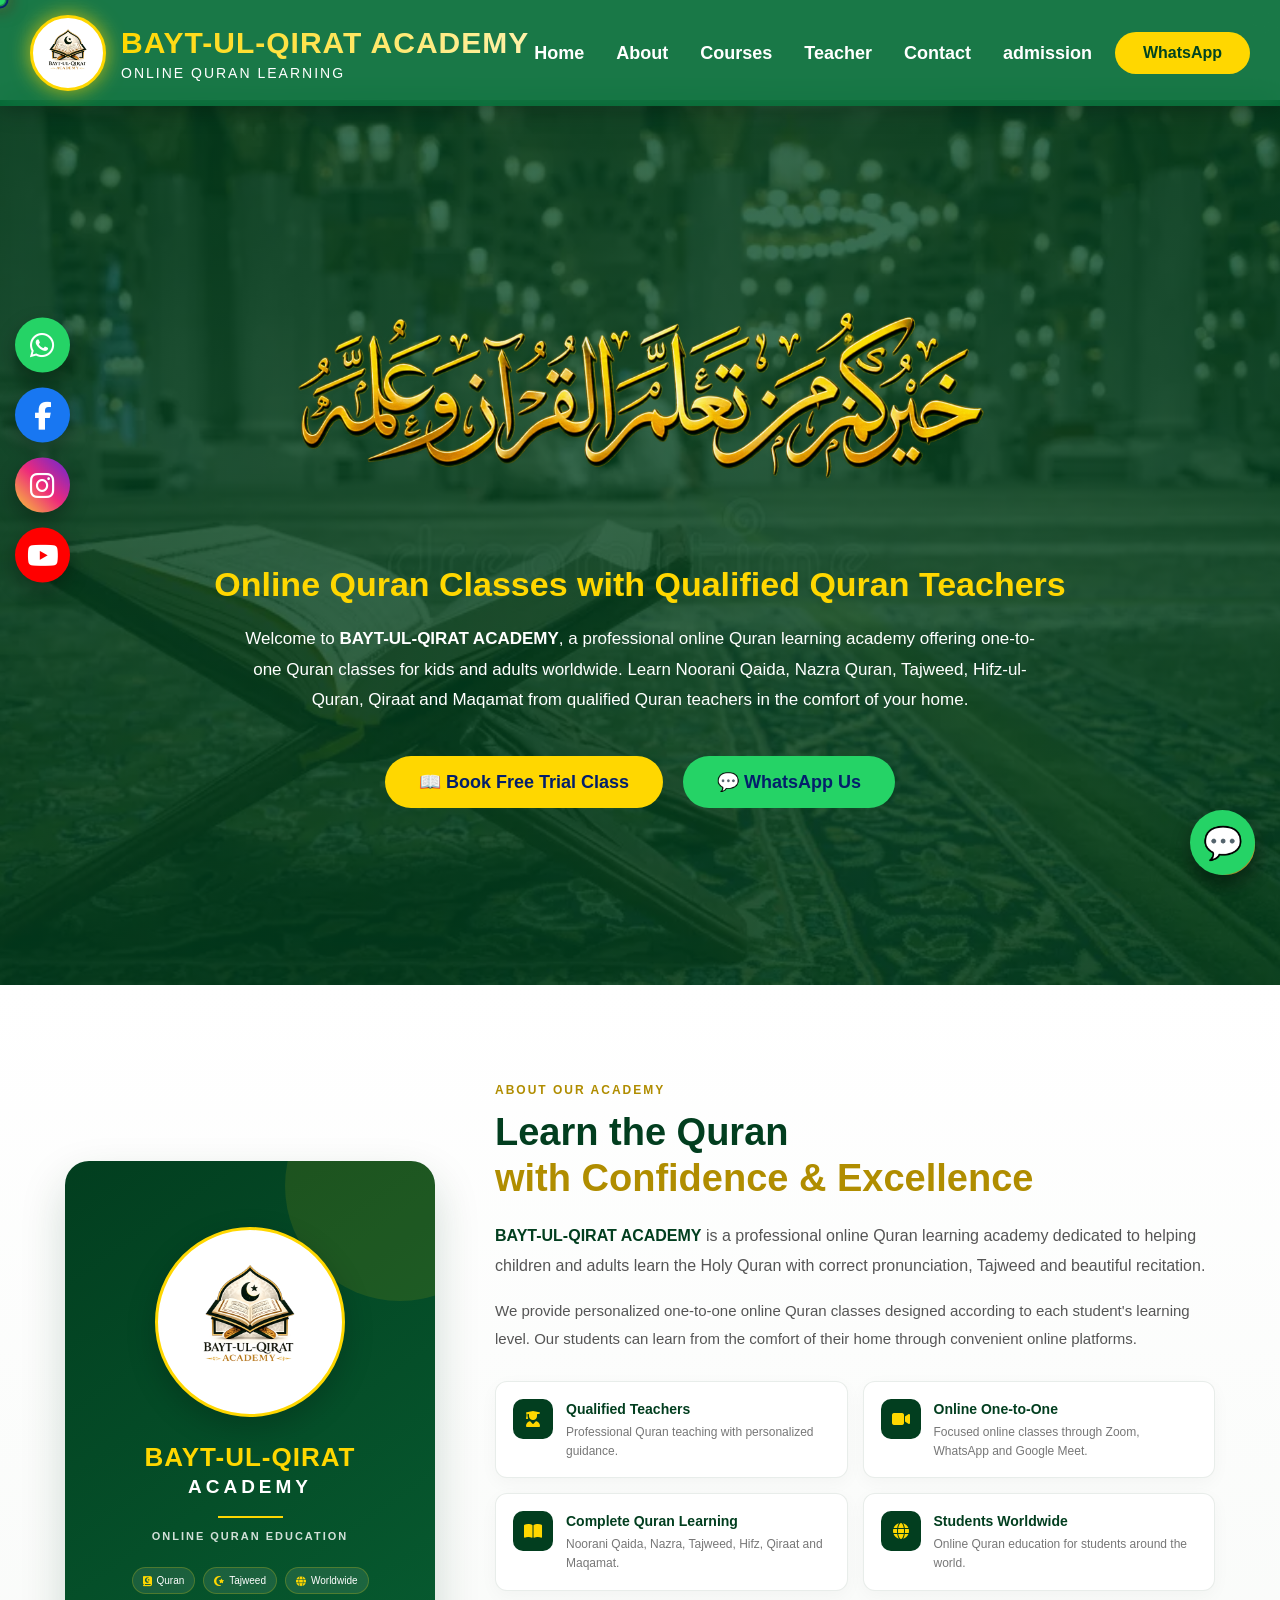
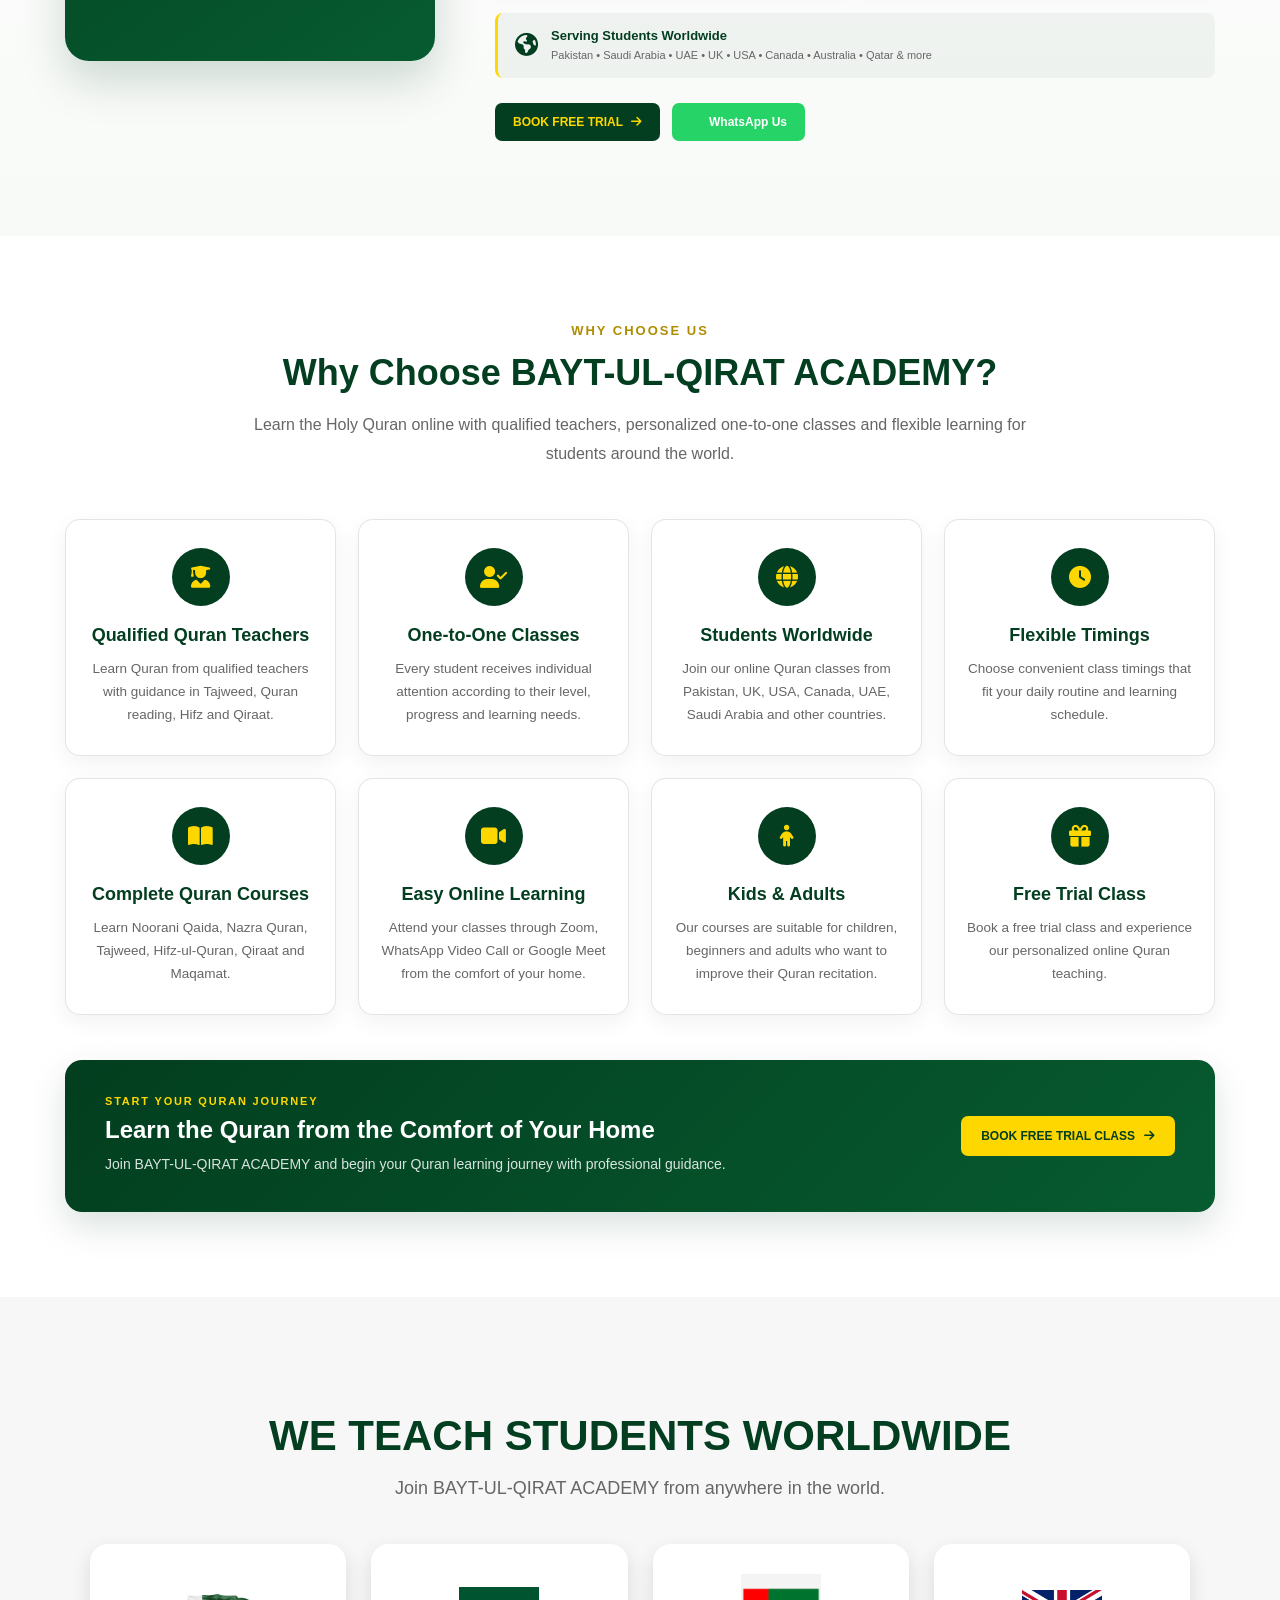
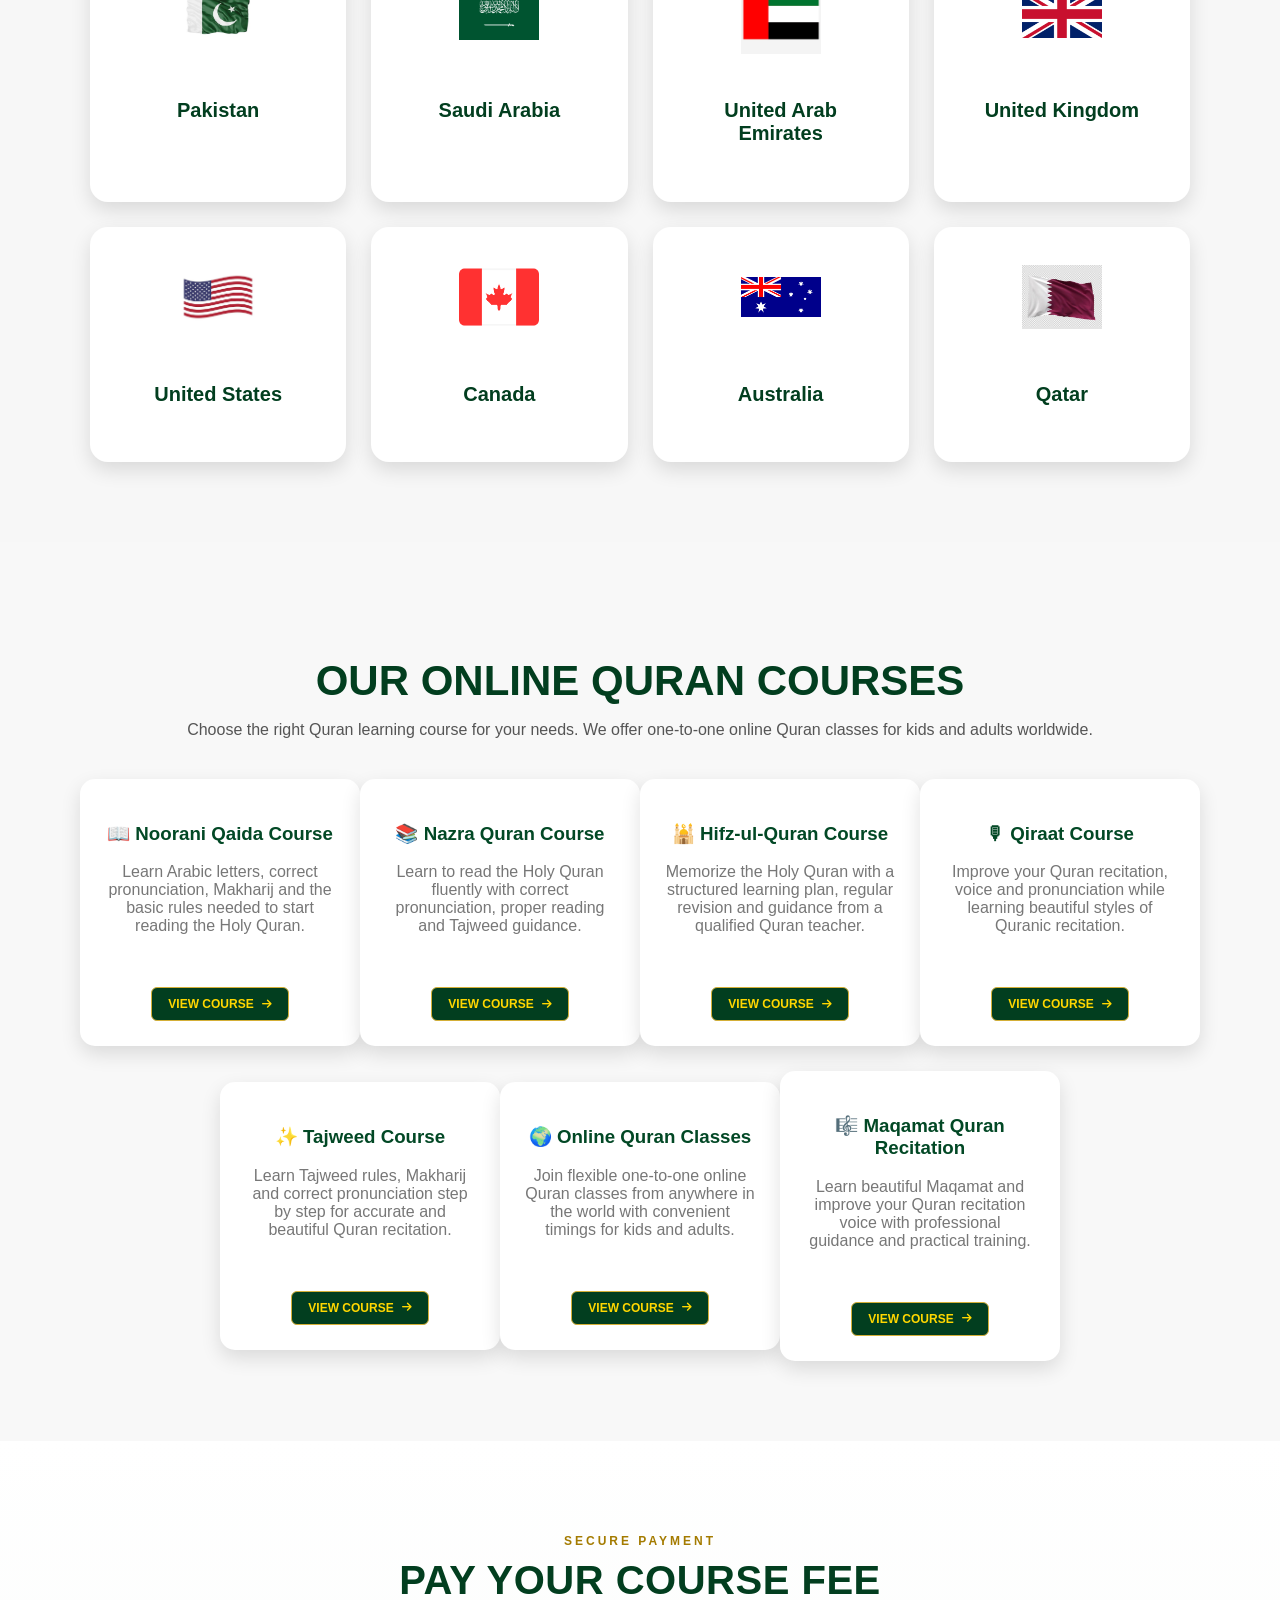
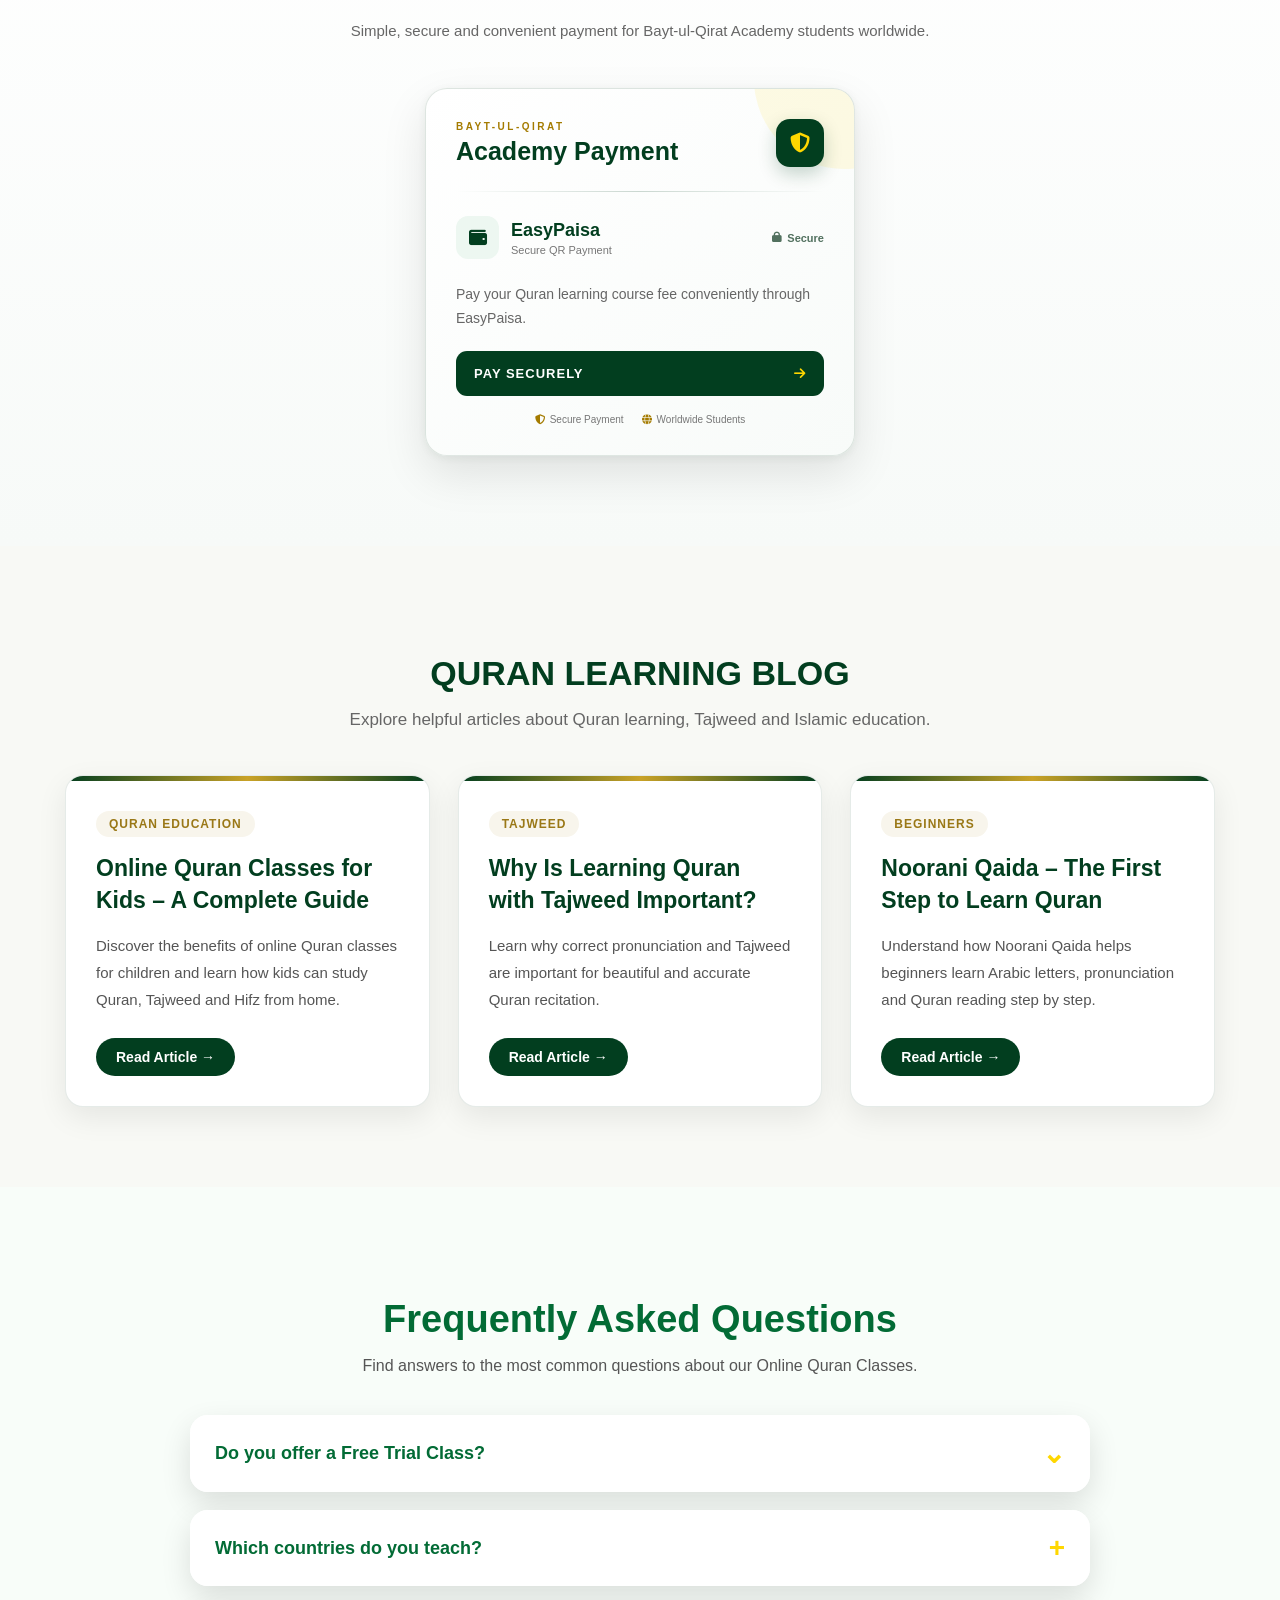
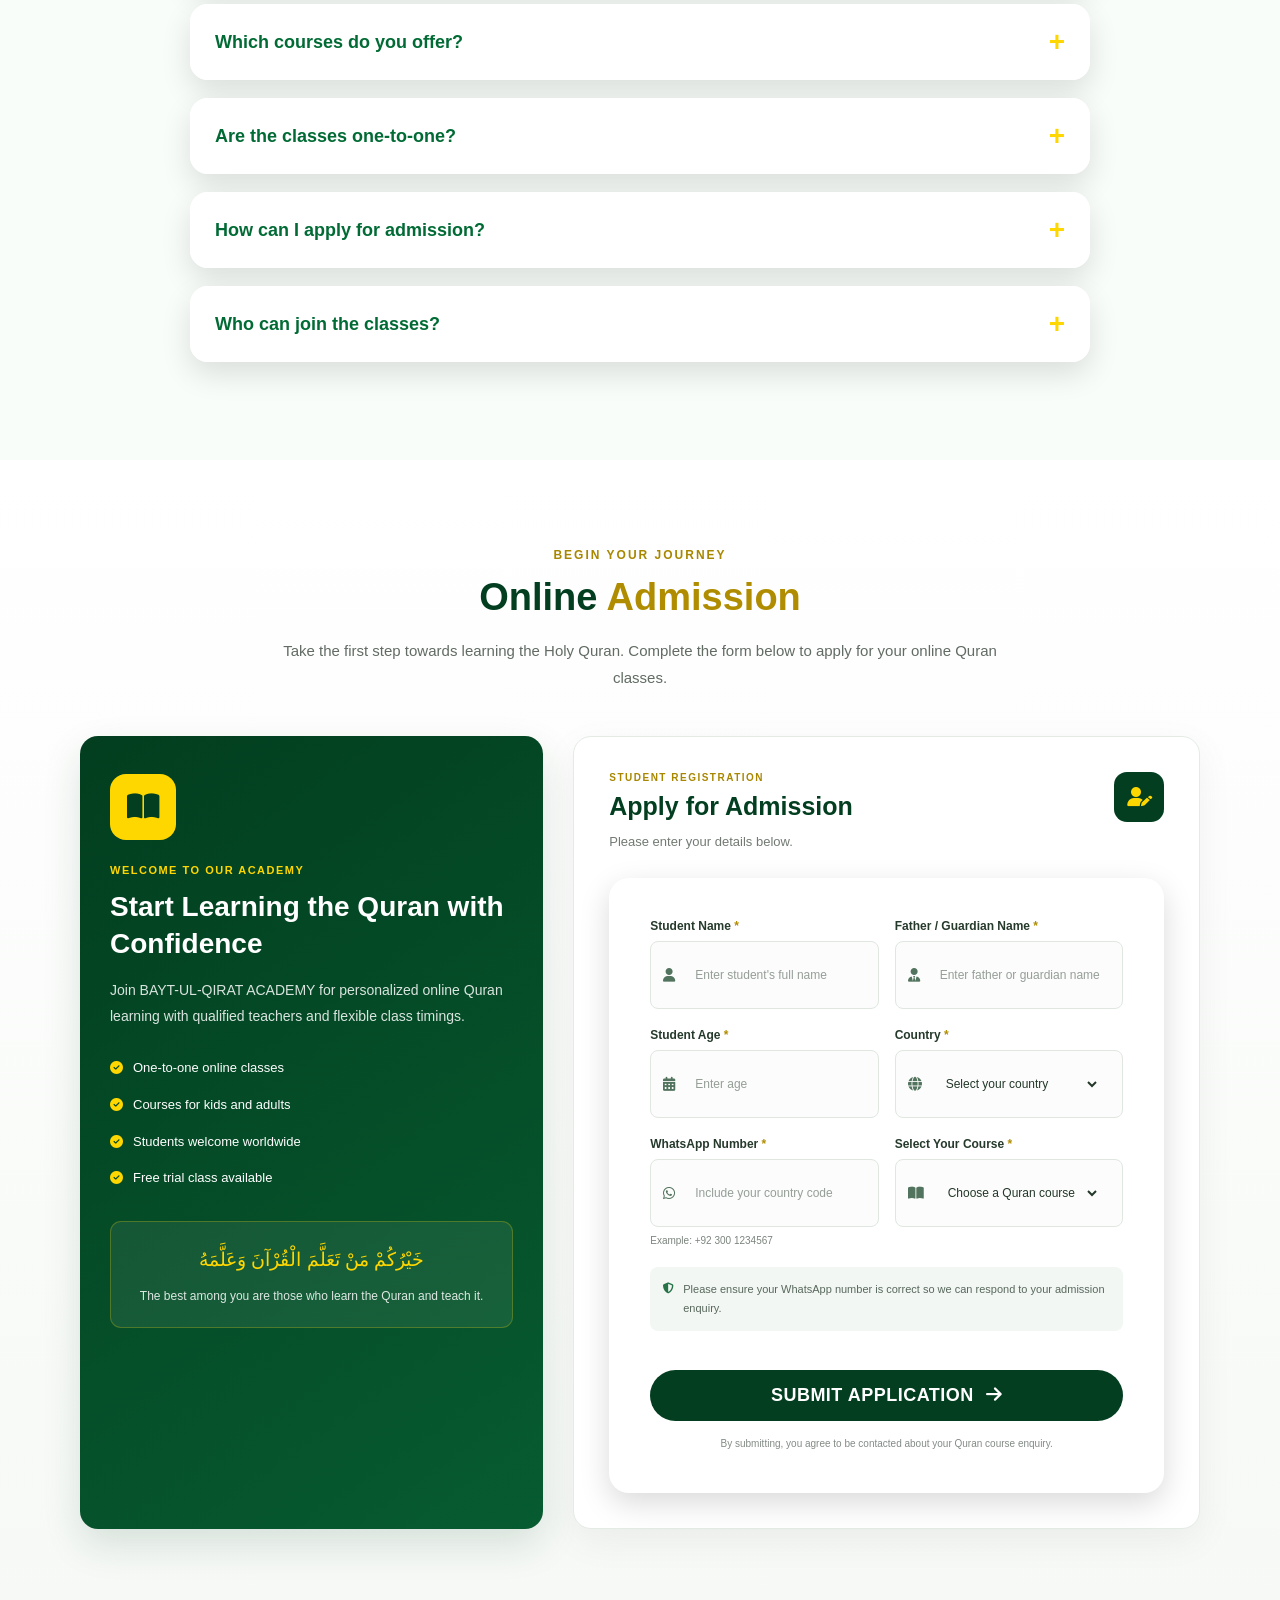
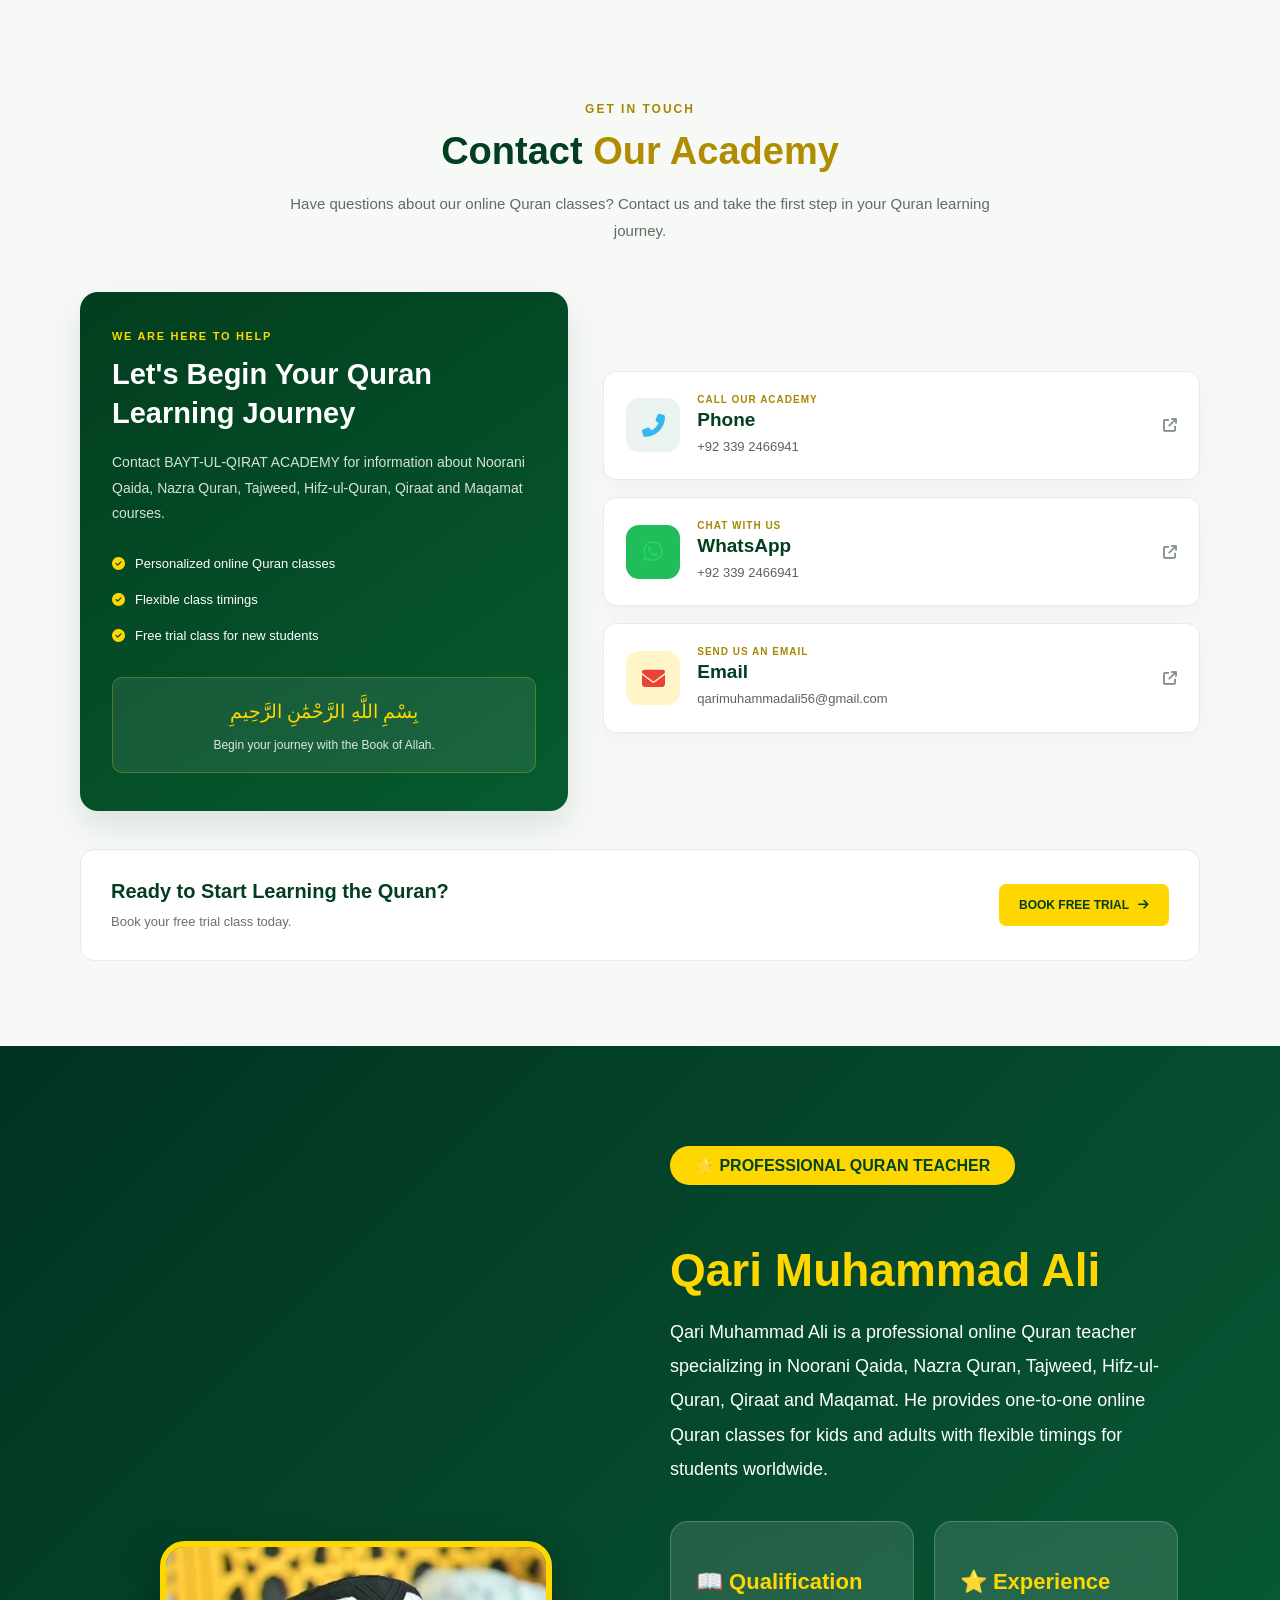
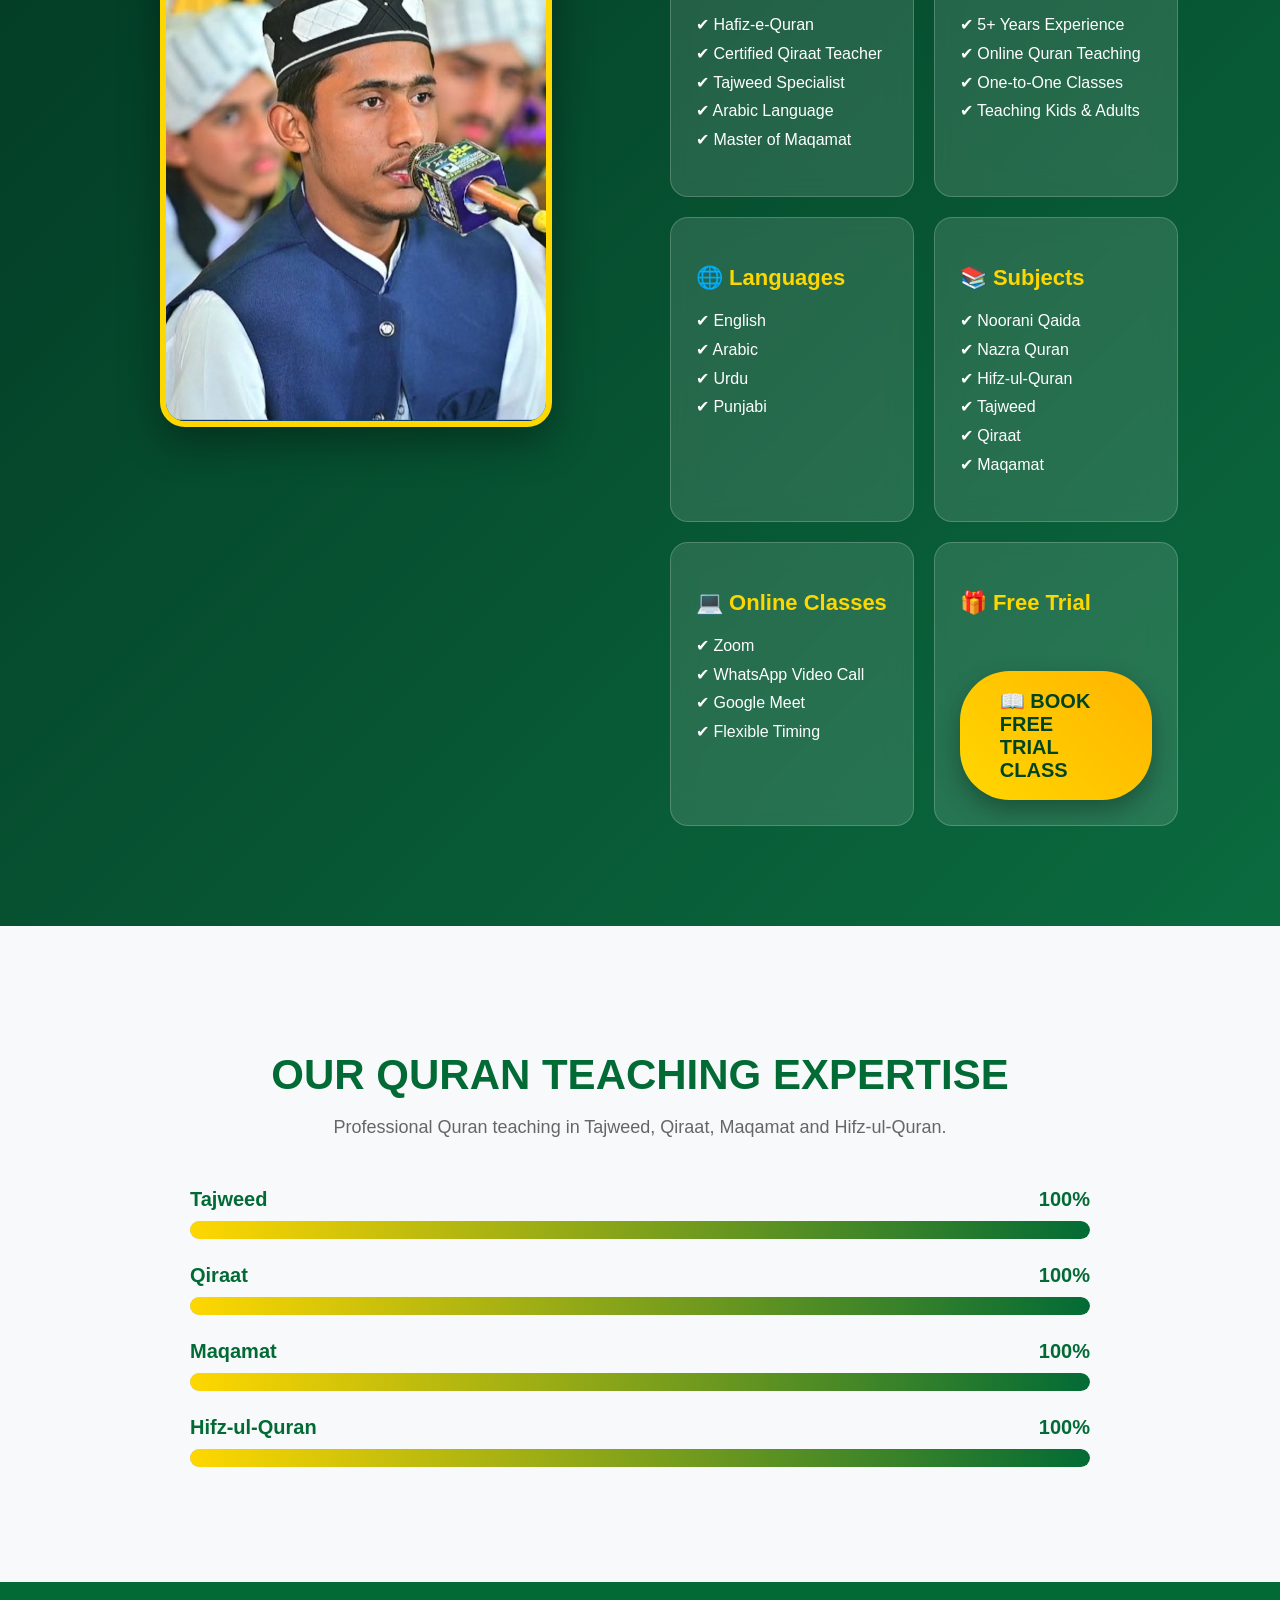
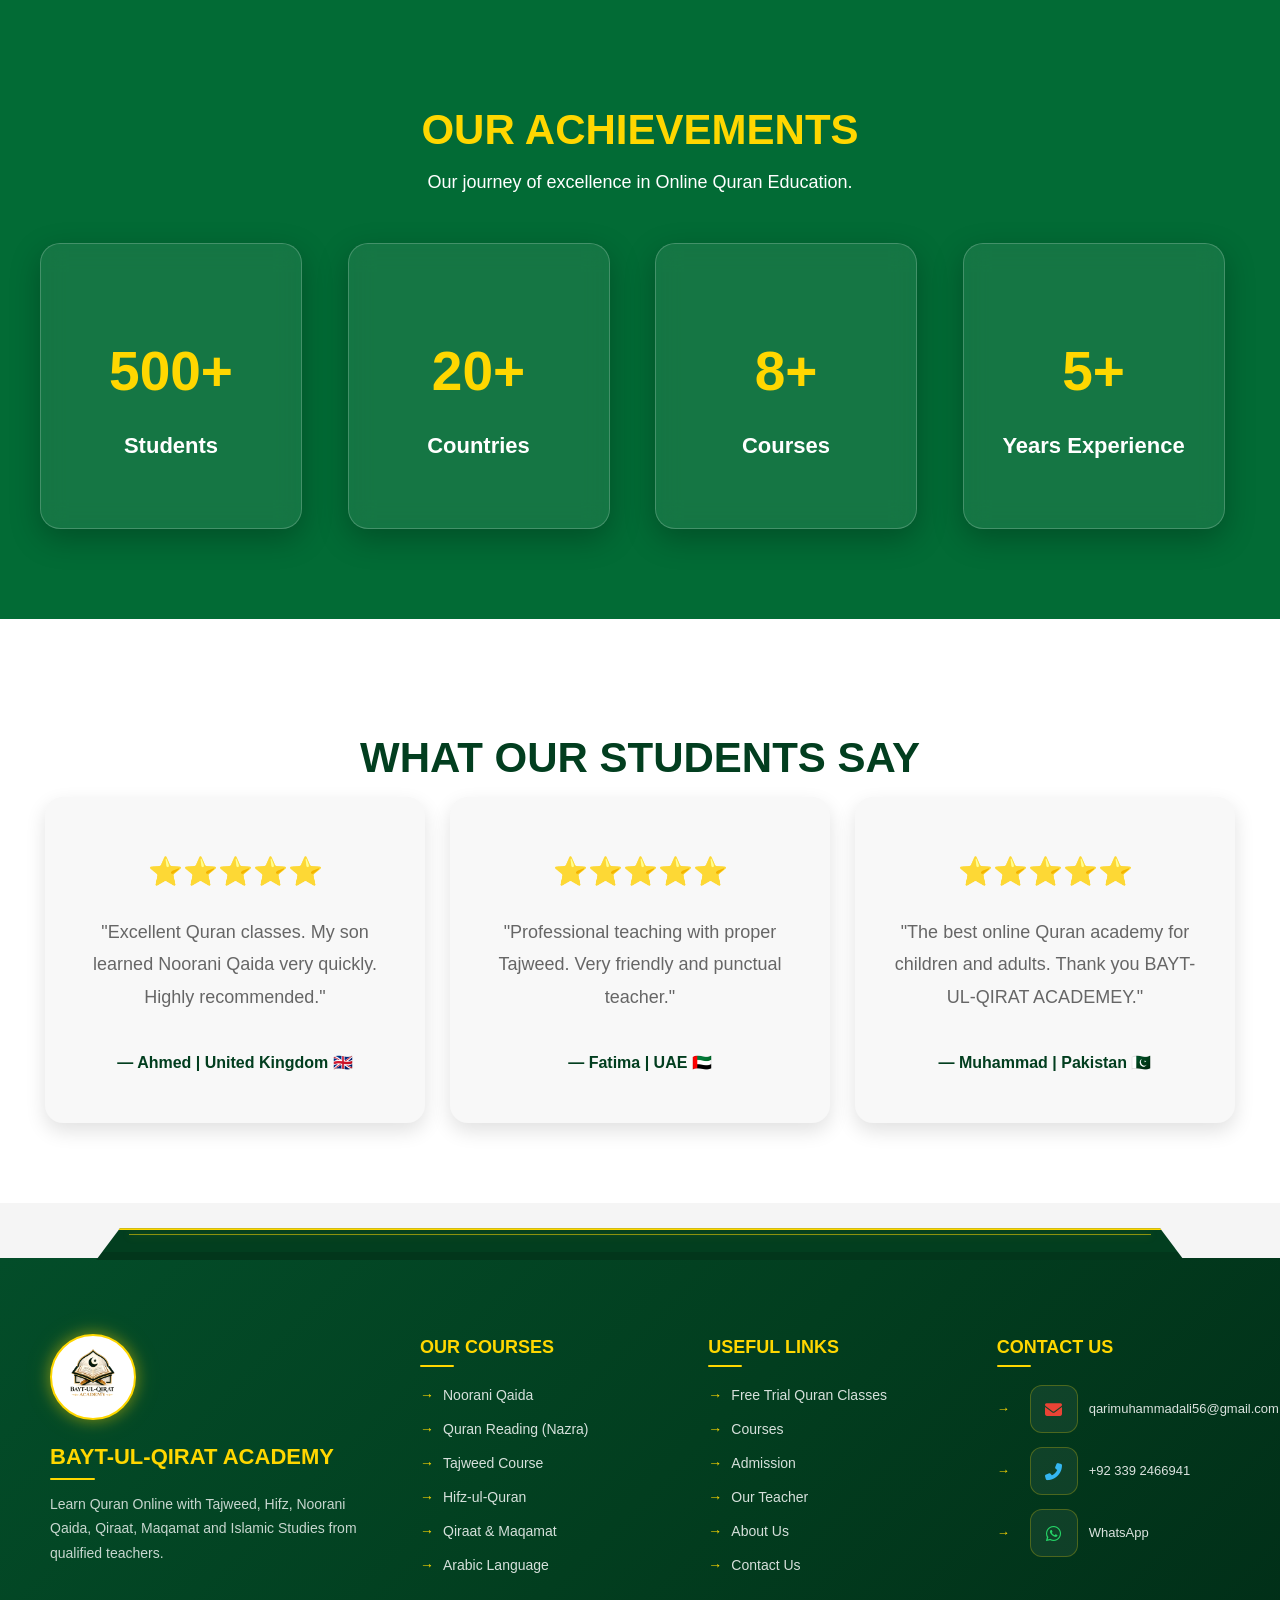
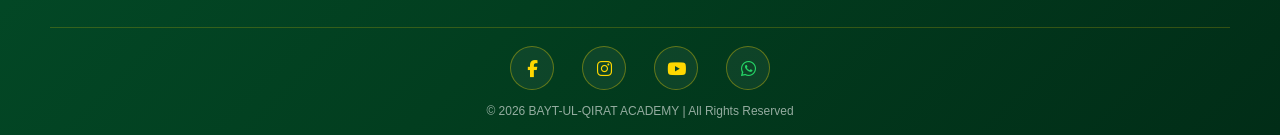
<file: index.html>
<!DOCTYPE html>
<html lang="en">

<head>

    <!-- =========================
         GOOGLE ANALYTICS
    ========================== -->
    <script async src="https://www.googletagmanager.com/gtag/js?id=G-J7JS1P9XTL"></script>

    <script>
        window.dataLayer = window.dataLayer || [];

        function gtag() {
            dataLayer.push(arguments);
        }

        gtag('js', new Date());
        gtag('config', 'G-J7JS1P9XTL');
    </script>


    <!-- =========================
         BASIC SEO
    ========================== -->
    <meta charset="UTF-8">

    <meta name="viewport"
          content="width=device-width, initial-scale=1.0">

    <meta name="robots"
          content="index, follow">

    <meta name="googlebot"
          content="index, follow">

    <meta name="author"
          content="BAYT-UL-QIRAT ACADEMY">

    <meta name="language"
          content="English">


    <!-- =========================
         PAGE TITLE
    ========================== -->
    <title>
        Online Quran Classes | Tajweed, Hifz &amp; Noorani Qaida | BAYT-UL-QIRAT ACADEMY
    </title>


    <!-- =========================
         META DESCRIPTION
    ========================== -->
    <meta name="description"
          content="Learn Quran online with BAYT-UL-QIRAT ACADEMY. Join Online Quran Classes for Noorani Qaida, Nazra Quran, Tajweed, Hifz-ul-Quran, Qiraat and Maqamat with qualified Quran teachers. Free trial class available for students worldwide.">


    <!-- =========================
         CANONICAL URL
    ========================== -->
    <link rel="canonical"
          href="https://qarimuhammadali56-commits.github.io/baytulqirat-academy/">



    <!-- =========================
         OPEN GRAPH
         Facebook / WhatsApp / Social Sharing
    ========================== -->

    <meta property="og:type"
          content="website">

    <meta property="og:title"
          content="Online Quran Classes | BAYT-UL-QIRAT ACADEMY">

    <meta property="og:description"
          content="Learn Quran online with qualified teachers. Noorani Qaida, Nazra Quran, Tajweed, Hifz-ul-Quran, Qiraat and Maqamat courses. Free trial class available.">

    <meta property="og:url"
          content="https://qarimuhammadali56-commits.github.io/baytulqirat-academy/">

    <meta property="og:site_name"
          content="BAYT-UL-QIRAT ACADEMY">

    <meta property="og:image"
          content="https://qarimuhammadali56-commits.github.io/baytulqirat-academy/image/og-image.jpg.png">

    <meta property="og:image:width"
          content="1200">

    <meta property="og:image:height"
          content="630">

    <meta property="og:image:alt"
          content="BAYT-UL-QIRAT ACADEMY - Online Quran Classes">



    <!-- =========================
         TWITTER / X
    ========================== -->

    <meta name="twitter:card"
          content="summary_large_image">

    <meta name="twitter:title"
          content="Online Quran Classes | BAYT-UL-QIRAT ACADEMY">

    <meta name="twitter:description"
          content="Learn Quran online with qualified teachers. Noorani Qaida, Nazra, Tajweed, Hifz, Qiraat and Maqamat courses. Free trial available.">

    <meta name="twitter:image"
          content="https://qarimuhammadali56-commits.github.io/baytulqirat-academy/image/og-image.jpg.png">

    <meta name="twitter:image:alt"
          content="BAYT-UL-QIRAT ACADEMY - Online Quran Classes">



    <!-- =========================
         FAVICON
    ========================== -->

    <link rel="icon"
          type="image/png"
          href="image/favicon.png.png">



    <!-- =========================
         MAIN CSS
    ========================== -->

    <link rel="stylesheet"
          href="style.css">



    <!-- =========================
         MICROSOFT CLARITY
    ========================== -->

    <script type="text/javascript">
        (function(c,l,a,r,i,t,y){
            c[a]=c[a]||function(){
                (c[a].q=c[a].q||[]).push(arguments)
            };

            t=l.createElement(r);
            t.async=1;
            t.src="https://www.clarity.ms/tag/"+i;

            y=l.getElementsByTagName(r)[0];
            y.parentNode.insertBefore(t,y);

        })(window, document, "clarity", "script", "xvllhd7ewb");
    </script>



    <!-- =========================
         STRUCTURED DATA / SCHEMA
    ========================== -->

    <script type="application/ld+json">
    {
      "@context": "https://schema.org",
      "@type": "EducationalOrganization",

      "name": "BAYT-UL-QIRAT ACADEMY",

      "url": "https://qarimuhammadali56-commits.github.io/baytulqirat-academy/",

      "logo": "https://qarimuhammadali56-commits.github.io/baytulqirat-academy/image/logo.png",

      "description": "BAYT-UL-QIRAT ACADEMY provides online Quran classes including Noorani Qaida, Nazra Quran, Tajweed, Hifz-ul-Quran, Qiraat and Maqamat for students worldwide.",

      "telephone": "+92 339 2466941",

      "email": "qarimuhammadali56@gmail.com",

      "sameAs": [
        "https://www.facebook.com/baytulqiratacademy/",
        "https://youtube.com/@qarimuhammadali6706"
      ],

      "address": {
        "@type": "PostalAddress",
        "addressCountry": "PK"
      }
    }
    </script>

</head>

<body>
    <link rel="stylesheet" href="https://cdnjs.cloudflare.com/ajax/libs/font-awesome/6.7.2/css/all.min.css">

<button id="topBtn" title="Go to Top">

⬆

</button>
<script>
window.addEventListener("load", function(){

    setTimeout(function(){

        document.getElementById("preloader").style.display="none";

    },1000);

});
</script>

<div class="social-bar">

    <a href="https://wa.me/923392466941" target="_blank" class="whatsapp">
        <i class="fab fa-whatsapp"></i>
    </a>

    <a href="https://www.facebook.com/baytulqiratacademy"
    target="_blank"
    class="facebook">
        <i class="fab fa-facebook-f"></i>
    </a>

    <a href="https://www.instagram.com/qari_m_ali/" target="_blank" class="instagram">
        <i class="fab fa-instagram"></i>
    </a>

    <a href="https://youtube.com/@qarimuhammadali6706" target="_blank" class="youtube">
        <i class="fab fa-youtube"></i>
    </a>

</div>
<div class="contact-float">

    <button class="contact-toggle">
        ☰
    </button>

    <div class="contact-menu">

        <a href="tel:+923392466941">
            📞 Call
        </a>

        <a href="https://wa.me/923392466941" target="_blank">
            💬 WhatsApp
        </a>

        <a href="mailto:qarimuhammadali56@gmail.com">
            📧 Email
        </a>

    </div>

</div>
<script>
const toggleBtn = document.querySelector(".contact-toggle");
const contactMenu = document.querySelector(".contact-menu");

toggleBtn.addEventListener("click", () => {
    contactMenu.classList.toggle("active");

    if (contactMenu.classList.contains("active")) {
        toggleBtn.innerHTML = "✕";
    } else {
        toggleBtn.innerHTML = "☰";
    }
});
</script>
</div>
<div class="cursor-ring"></div>
<div class="cursor-dot"></div>
<!-- =========================
        PAYMENT POPUP
========================== -->

<div class="payment-popup" id="paymentPopup">

    <div class="payment-popup-content">

        <button
            class="close-payment"
            onclick="closePayment()">
            ×
        </button>

        <h3>BAYT-UL-QIRAT ACADEMY</h3>

        <p class="payment-subtitle">
            Scan the QR Code to make your payment
            through EasyPaisa.
        </p>

        <div class="qr-wrapper">

            <img
                src="image/easypaisa-qr.png"
                alt="EasyPaisa Payment QR Code">

        </div>

        <p class="payment-note">
            After completing the payment,
            please send the payment receipt on WhatsApp.
        </p>

        <a
            href="https://wa.me/923392466941?text=Assalam-o-Alaikum%20Bayt-ul-Qirat%20Academy%2C%20I%20have%20completed%20my%20course%20payment.%20I%20am%20sending%20the%20payment%20receipt."
            target="_blank"
            rel="noopener"
            class="payment-whatsapp">

            <i class="fab fa-whatsapp"></i>
            SEND RECEIPT ON WHATSAPP

        </a>

    </div>

</div>
</body>

<header>


    <div class="header-container">

        <div class="logo-area">

            <img src="image/logo.png" alt="Bayt-ul-Qirat Academy Logo">

            <div class="logo-text">

                <h1>BAYT-UL-QIRAT ACADEMY</h1>

                <p>ONLINE QURAN LEARNING</p>

            </div>

        </div>

      <button
    class="mobile-menu-btn"
    type="button"
    aria-label="Open menu">
    ⋮
    </button>

        <nav>

            <ul>

                <li><a href="#home">Home</a></li>
                <li><a href="#about">About</a></li>
                <li><a href="#courses">Courses</a></li>
                <li><a href="#teacher">Teacher</a></li>
                <li><a href="#contact">Contact</a></li>
                <li><a href="#admission">admission</a></li>
            </ul>


        </nav>

        <a href="https://wa.me/923392466941"
           class="header-btn"
           target="_blank">
            WhatsApp
        </a>

    </div>

</header>
 <section class="hero" id="home">

    <div class="hero-overlay">

        <!-- Hadith Calligraphy -->
        <div class="hero-hadith">

            <img
                src="image/hadith-khairukum.png"
                alt="Khairukum Man Ta'allamal Quran Wa Allamahu - Hadith of the Prophet ﷺ"
                class="hadith-khairukum"
            >

        </div>


        <!-- Main SEO Heading -->
        <h1>
            Online Quran Classes with Qualified Quran Teachers
        </h1>


        <!-- Introduction -->
        <p>
            Welcome to <strong>BAYT-UL-QIRAT ACADEMY</strong>, a professional
            online Quran learning academy offering one-to-one Quran classes
            for kids and adults worldwide. Learn Noorani Qaida, Nazra Quran,
            Tajweed, Hifz-ul-Quran, Qiraat and Maqamat from qualified Quran
            teachers in the comfort of your home.
        </p>


        <!-- Dynamic Typing Text -->
        <h2 class="typing-text"></h2>


        <!-- Hero Buttons -->
        <div class="hero-buttons">

            <a href="#admission" class="hero-btn">
                📖 Book Free Trial Class
            </a>

            <a
                href="https://wa.me/923392466941"
                target="_blank"
                rel="noopener noreferrer"
                class="hero-btn2">
                💬 WhatsApp Us
            </a>

        </div>

    </div>

</section>
<!-- =====================================================
     ABOUT BAYT-UL-QIRAT ACADEMY
====================================================== -->

<section class="academy-about-premium" id="about">

    <div class="academy-about-wrapper">


        <!-- =========================
             LEFT PROFILE
        ========================== -->

        <div class="academy-about-profile">

            <div class="academy-about-glow"></div>

            <div class="academy-about-logo">

                <img
                    src="image/logo.png"
                    alt="BAYT-UL-QIRAT ACADEMY Logo"
                >

            </div>

            <h2>
                BAYT-UL-QIRAT
            </h2>

            <h3>
                ACADEMY
            </h3>

            <div class="academy-about-line"></div>

            <p class="academy-about-profile-text">
                ONLINE QURAN EDUCATION
            </p>

            <div class="academy-about-badges">

                <span>
                    <i class="fas fa-book-quran"></i>
                    Quran
                </span>

                <span>
                    <i class="fas fa-star-and-crescent"></i>
                    Tajweed
                </span>

                <span>
                    <i class="fas fa-globe"></i>
                    Worldwide
                </span>

            </div>

        </div>


        <!-- =========================
             RIGHT CONTENT
        ========================== -->

        <div class="academy-about-content">

            <span class="academy-about-tag">
                ABOUT OUR ACADEMY
            </span>

            <h2>
                Learn the Quran
                <span>with Confidence &amp; Excellence</span>
            </h2>

            <p class="academy-about-lead">

                <strong>BAYT-UL-QIRAT ACADEMY</strong> is a professional
                online Quran learning academy dedicated to helping
                children and adults learn the Holy Quran with correct
                pronunciation, Tajweed and beautiful recitation.

            </p>


            <p>

                We provide personalized one-to-one online Quran classes
                designed according to each student's learning level.
                Our students can learn from the comfort of their home
                through convenient online platforms.

            </p>


            <!-- Academy Features -->

            <div class="academy-about-features">

                <div class="academy-about-feature">

                    <div class="academy-about-feature-icon">
                        <i class="fas fa-user-graduate"></i>
                    </div>

                    <div>
                        <h3>
                            Qualified Teachers
                        </h3>

                        <p>
                            Professional Quran teaching with
                            personalized guidance.
                        </p>
                    </div>

                </div>


                <div class="academy-about-feature">

                    <div class="academy-about-feature-icon">
                        <i class="fas fa-video"></i>
                    </div>

                    <div>
                        <h3>
                            Online One-to-One
                        </h3>

                        <p>
                            Focused online classes through
                            Zoom, WhatsApp and Google Meet.
                        </p>
                    </div>

                </div>


                <div class="academy-about-feature">

                    <div class="academy-about-feature-icon">
                        <i class="fas fa-book-open"></i>
                    </div>

                    <div>
                        <h3>
                            Complete Quran Learning
                        </h3>

                        <p>
                            Noorani Qaida, Nazra, Tajweed,
                            Hifz, Qiraat and Maqamat.
                        </p>
                    </div>

                </div>


                <div class="academy-about-feature">

                    <div class="academy-about-feature-icon">
                        <i class="fas fa-globe"></i>
                    </div>

                    <div>
                        <h3>
                            Students Worldwide
                        </h3>

                        <p>
                            Online Quran education for
                            students around the world.
                        </p>
                    </div>

                </div>

            </div>


            <!-- Countries -->

            <div class="academy-about-world">

                <div class="academy-about-world-icon">
                    <i class="fas fa-earth-americas"></i>
                </div>

                <div>

                    <strong>
                        Serving Students Worldwide
                    </strong>

                    <p>
                        Pakistan • Saudi Arabia • UAE • UK • USA •
                        Canada • Australia • Qatar &amp; more
                    </p>

                </div>

            </div>


            <!-- CTA -->

            <div class="academy-about-actions">

                <a
                    href="#admission"
                    class="academy-about-btn">

                    BOOK FREE TRIAL

                    <i class="fas fa-arrow-right"></i>

                </a>

                <a
                    href="https://wa.me/923392466941"
                    target="_blank"
                    rel="noopener noreferrer"
                    class="academy-about-whatsapp">

                    <i class="fab fa-whatsapp"></i>

                    WhatsApp Us

                </a>

            </div>

        </div>

    </div>

</section>


<!-- =====================================================
     ABOUT SECTION CSS
====================================================== -->

<style>

/* =========================
   MAIN SECTION
========================= */

.academy-about-premium {

    width: 100%;

    padding: 95px 20px;

    background:
        linear-gradient(
            180deg,
            #ffffff 0%,
            #f8faf8 100%
        );

    box-sizing: border-box;

}


.academy-about-wrapper {

    width: 100%;

    max-width: 1150px;

    margin: 0 auto;

    display: grid;

    grid-template-columns: 370px minmax(0, 1fr);

    gap: 60px;

    align-items: center;

    box-sizing: border-box;

}


/* =========================
   LEFT PROFILE
========================= */

.academy-about-profile {

    position: relative;

    min-height: 500px;

    padding: 45px 25px;

    display: flex;

    flex-direction: column;

    align-items: center;

    justify-content: center;

    text-align: center;

    overflow: hidden;

    background:
        linear-gradient(
            145deg,
            #023e1f,
            #075b30
        );

    border-radius: 24px;

    box-shadow:
        0 20px 45px rgba(2, 62, 31, 0.18);

    box-sizing: border-box;

}


.academy-about-glow {

    position: absolute;

    width: 230px;

    height: 230px;

    top: -90px;

    right: -80px;

    border-radius: 50%;

    background: rgba(255, 215, 0, 0.10);

}


.academy-about-logo {

    position: relative;

    width: 190px;

    height: 190px;

    padding: 8px;

    background: #ffffff;

    border: 3px solid #FFD700;

    border-radius: 50%;

    box-shadow:
        0 10px 30px rgba(0, 0, 0, 0.20);

    box-sizing: border-box;

}


.academy-about-logo img {

    width: 100%;

    height: 100%;

    object-fit: contain;

    border-radius: 50%;

}


.academy-about-profile h2 {

    position: relative;

    margin: 25px 0 0;

    color: #FFD700;

    font-size: 26px;

    line-height: 1.2;

    font-weight: 800;

    letter-spacing: 1px;

}


.academy-about-profile h3 {

    position: relative;

    margin: 3px 0 0;

    color: #ffffff;

    font-size: 19px;

    letter-spacing: 4px;

    font-weight: 700;

}


.academy-about-line {

    width: 65px;

    height: 2px;

    margin: 18px 0 12px;

    background: #FFD700;

}


.academy-about-profile-text {

    position: relative;

    margin: 0;

    color: rgba(255,255,255,0.82);

    font-size: 11px;

    font-weight: 700;

    letter-spacing: 2px;

}


/* =========================
   BADGES
========================= */

.academy-about-badges {

    position: relative;

    display: flex;

    flex-wrap: wrap;

    justify-content: center;

    gap: 8px;

    margin-top: 25px;

}


.academy-about-badges span {

    display: flex;

    align-items: center;

    gap: 5px;

    padding: 7px 10px;

    color: #ffffff;

    background: rgba(255,255,255,0.09);

    border: 1px solid rgba(255,215,0,0.22);

    border-radius: 20px;

    font-size: 10px;

}


.academy-about-badges i {

    color: #FFD700;

}


/* =========================
   RIGHT CONTENT
========================= */

.academy-about-content {

    min-width: 0;

}


.academy-about-tag {

    display: inline-block;

    margin-bottom: 13px;

    color: #b08d00;

    font-size: 12px;

    font-weight: 800;

    letter-spacing: 2px;

}


.academy-about-content > h2 {

    margin: 0 0 20px;

    color: #023e1f;

    font-size: 38px;

    line-height: 1.2;

    font-weight: 800;

}


.academy-about-content > h2 span {

    display: block;

    color: #b08d00;

}


.academy-about-content > p {

    margin: 0 0 17px;

    color: #555;

    font-size: 15px;

    line-height: 1.85;

}


.academy-about-lead {

    font-size: 16px !important;

}


.academy-about-lead strong {

    color: #023e1f;

}


/* =========================
   FEATURES
========================= */

.academy-about-features {

    display: grid;

    grid-template-columns: repeat(2, minmax(0, 1fr));

    gap: 15px;

    margin-top: 28px;

}


.academy-about-feature {

    display: flex;

    align-items: flex-start;

    gap: 13px;

    padding: 17px;

    background: #ffffff;

    border: 1px solid rgba(2,62,31,0.09);

    border-radius: 12px;

    box-shadow: 0 5px 18px rgba(0,0,0,0.035);

    transition: 0.3s ease;

}


.academy-about-feature:hover {

    transform: translateY(-4px);

    border-color: rgba(2,62,31,0.20);

    box-shadow: 0 10px 25px rgba(2,62,31,0.08);

}


.academy-about-feature-icon {

    flex-shrink: 0;

    width: 40px;

    height: 40px;

    display: flex;

    align-items: center;

    justify-content: center;

    border-radius: 10px;

    background: #023e1f;

    color: #FFD700;

    font-size: 16px;

}


.academy-about-feature h3 {

    margin: 1px 0 5px;

    color: #023e1f;

    font-size: 14px;

    line-height: 1.3;

}


.academy-about-feature p {

    margin: 0;

    color: #777;

    font-size: 12px;

    line-height: 1.55;

}


/* =========================
   WORLDWIDE
========================= */

.academy-about-world {

    margin-top: 22px;

    padding: 15px 17px;

    display: flex;

    align-items: center;

    gap: 13px;

    background: rgba(2,62,31,0.045);

    border-left: 3px solid #FFD700;

    border-radius: 8px;

}


.academy-about-world-icon {

    flex-shrink: 0;

    color: #023e1f;

    font-size: 23px;

}


.academy-about-world strong {

    display: block;

    margin-bottom: 4px;

    color: #023e1f;

    font-size: 13px;

}


.academy-about-world p {

    margin: 0;

    color: #666;

    font-size: 11px;

    line-height: 1.5;

}


/* =========================
   BUTTONS
========================= */

.academy-about-actions {

    display: flex;

    align-items: center;

    gap: 12px;

    margin-top: 25px;

}


.academy-about-btn,
.academy-about-whatsapp {

    display: inline-flex;

    align-items: center;

    justify-content: center;

    gap: 8px;

    padding: 12px 18px;

    border-radius: 7px;

    text-decoration: none;

    font-size: 12px;

    font-weight: 800;

    transition: 0.3s ease;

}


.academy-about-btn {

    background: #023e1f;

    color: #FFD700;

}


.academy-about-btn:hover {

    background: #075b30;

    transform: translateY(-2px);

}


.academy-about-whatsapp {

    background: #25D366;

    color: #ffffff;

}


.academy-about-whatsapp:hover {

    transform: translateY(-2px);

    opacity: 0.9;

}


/* =========================
   TABLET
========================= */

@media (max-width: 950px) {

    .academy-about-wrapper {

        grid-template-columns: 300px minmax(0, 1fr);

        gap: 35px;

    }


    .academy-about-profile {

        min-height: 460px;

    }


    .academy-about-logo {

        width: 160px;

        height: 160px;

    }


    .academy-about-content > h2 {

        font-size: 32px;

    }

}


/* =========================
   MOBILE
========================= */

@media (max-width: 700px) {

    .academy-about-premium {

        padding: 65px 15px;

    }


    .academy-about-wrapper {

        grid-template-columns: 1fr;

        gap: 35px;

    }


    .academy-about-profile {

        min-height: auto;

        padding: 40px 20px;

    }


    .academy-about-logo {

        width: 165px;

        height: 165px;

    }


    .academy-about-content {

        text-align: left;

    }


    .academy-about-content > h2 {

        font-size: 29px;

    }


    .academy-about-content > p {

        font-size: 14px;

    }


    .academy-about-features {

        grid-template-columns: 1fr;

    }


    .academy-about-actions {

        flex-direction: column;

        align-items: stretch;

    }


    .academy-about-btn,
    .academy-about-whatsapp {

        width: 100%;

        box-sizing: border-box;

    }

}

</style>
<!-- =====================================================
     WHY CHOOSE US
====================================================== -->

<section class="why-section" id="why-choose-us">

    <div class="why-section-inner">

        <!-- Heading -->
        <div class="why-section-heading">

            <span class="why-section-tag">
                WHY CHOOSE US
            </span>

            <h2>
                Why Choose BAYT-UL-QIRAT ACADEMY?
            </h2>

            <p>
                Learn the Holy Quran online with qualified teachers,
                personalized one-to-one classes and flexible learning
                for students around the world.
            </p>

        </div>


        <!-- Features -->
        <div class="why-feature-grid">


            <!-- Card 1 -->
            <div class="why-feature-card">

                <div class="why-feature-icon">
                    <i class="fas fa-user-graduate"></i>
                </div>

                <h3>
                    Qualified Quran Teachers
                </h3>

                <p>
                    Learn Quran from qualified teachers with guidance
                    in Tajweed, Quran reading, Hifz and Qiraat.
                </p>

            </div>


            <!-- Card 2 -->
            <div class="why-feature-card">

                <div class="why-feature-icon">
                    <i class="fas fa-user-check"></i>
                </div>

                <h3>
                    One-to-One Classes
                </h3>

                <p>
                    Every student receives individual attention
                    according to their level, progress and learning needs.
                </p>

            </div>


            <!-- Card 3 -->
            <div class="why-feature-card">

                <div class="why-feature-icon">
                    <i class="fas fa-globe"></i>
                </div>

                <h3>
                    Students Worldwide
                </h3>

                <p>
                    Join our online Quran classes from Pakistan,
                    UK, USA, Canada, UAE, Saudi Arabia and other countries.
                </p>

            </div>


            <!-- Card 4 -->
            <div class="why-feature-card">

                <div class="why-feature-icon">
                    <i class="fas fa-clock"></i>
                </div>

                <h3>
                    Flexible Timings
                </h3>

                <p>
                    Choose convenient class timings that fit your
                    daily routine and learning schedule.
                </p>

            </div>


            <!-- Card 5 -->
            <div class="why-feature-card">

                <div class="why-feature-icon">
                    <i class="fas fa-book-open"></i>
                </div>

                <h3>
                    Complete Quran Courses
                </h3>

                <p>
                    Learn Noorani Qaida, Nazra Quran, Tajweed,
                    Hifz-ul-Quran, Qiraat and Maqamat.
                </p>

            </div>


            <!-- Card 6 -->
            <div class="why-feature-card">

                <div class="why-feature-icon">
                    <i class="fas fa-video"></i>
                </div>

                <h3>
                    Easy Online Learning
                </h3>

                <p>
                    Attend your classes through Zoom, WhatsApp Video
                    Call or Google Meet from the comfort of your home.
                </p>

            </div>


            <!-- Card 7 -->
            <div class="why-feature-card">

                <div class="why-feature-icon">
                    <i class="fas fa-child"></i>
                </div>

                <h3>
                    Kids &amp; Adults
                </h3>

                <p>
                    Our courses are suitable for children, beginners
                    and adults who want to improve their Quran recitation.
                </p>

            </div>


            <!-- Card 8 -->
            <div class="why-feature-card">

                <div class="why-feature-icon">
                    <i class="fas fa-gift"></i>
                </div>

                <h3>
                    Free Trial Class
                </h3>

                <p>
                    Book a free trial class and experience our
                    personalized online Quran teaching.
                </p>

            </div>

        </div>


        <!-- CTA -->
        <div class="why-section-cta">

            <div class="why-cta-content">

                <span>
                    START YOUR QURAN JOURNEY
                </span>

                <h3>
                    Learn the Quran from the Comfort of Your Home
                </h3>

                <p>
                    Join BAYT-UL-QIRAT ACADEMY and begin your
                    Quran learning journey with professional guidance.
                </p>

            </div>


            <a
                href="#admission"
                class="why-cta-button">

                BOOK FREE TRIAL CLASS

                <i class="fas fa-arrow-right"></i>

            </a>

        </div>

    </div>

</section>


<!-- =====================================================
     WHY CHOOSE US CSS
====================================================== -->

<style>

.why-section {

    width: 100%;

    padding: 85px 20px;

    background: #ffffff;

    box-sizing: border-box;

}


.why-section-inner {

    width: 100%;

    max-width: 1150px;

    margin: 0 auto;

    box-sizing: border-box;

}


/* =========================
   HEADING
========================= */

.why-section-heading {

    width: 100%;

    max-width: 780px;

    margin: 0 auto 50px;

    text-align: center;

    box-sizing: border-box;

}


.why-section-tag {

    display: inline-block;

    margin-bottom: 12px;

    color: #b08d00;

    font-size: 13px;

    font-weight: 800;

    letter-spacing: 2px;

}


.why-section-heading h2 {

    margin: 0 0 16px;

    color: #023e1f;

    font-size: 36px;

    line-height: 1.25;

    font-weight: 800;

}


.why-section-heading p {

    margin: 0;

    color: #666;

    font-size: 16px;

    line-height: 1.8;

}


/* =========================
   FEATURE GRID
========================= */

.why-feature-grid {

    width: 100%;

    display: grid;

    grid-template-columns: repeat(4, minmax(0, 1fr));

    gap: 22px;

    box-sizing: border-box;

}


/* =========================
   FEATURE CARD
========================= */

.why-feature-card {

    width: 100%;

    min-width: 0;

    padding: 28px 20px;

    background: #ffffff;

    border: 1px solid rgba(2, 62, 31, 0.12);

    border-radius: 15px;

    text-align: center;

    box-sizing: border-box;

    box-shadow: 0 7px 22px rgba(0, 0, 0, 0.055);

    transition: all 0.3s ease;

}


.why-feature-card:hover {

    transform: translateY(-7px);

    border-color: rgba(2, 62, 31, 0.25);

    box-shadow: 0 14px 30px rgba(2, 62, 31, 0.12);

}


/* =========================
   ICON
========================= */

.why-feature-icon {

    width: 58px;

    height: 58px;

    margin: 0 auto 17px;

    display: flex;

    align-items: center;

    justify-content: center;

    border-radius: 50%;

    background: #023e1f;

    color: #FFD700;

    font-size: 22px;

    box-sizing: border-box;

}


.why-feature-card h3 {

    margin: 0 0 11px;

    color: #023e1f;

    font-size: 18px;

    line-height: 1.35;

    font-weight: 750;

}


.why-feature-card p {

    margin: 0;

    color: #666;

    font-size: 13.5px;

    line-height: 1.7;

}


/* =========================
   CTA
========================= */

.why-section-cta {

    width: 100%;

    margin-top: 45px;

    padding: 35px 40px;

    display: flex;

    align-items: center;

    justify-content: space-between;

    gap: 30px;

    background: linear-gradient(
        135deg,
        #023e1f,
        #075b30
    );

    border-radius: 17px;

    box-sizing: border-box;

    box-shadow: 0 14px 35px rgba(2, 62, 31, 0.15);

}


.why-cta-content {

    flex: 1;

}


.why-cta-content span {

    display: block;

    margin-bottom: 7px;

    color: #FFD700;

    font-size: 11px;

    font-weight: 800;

    letter-spacing: 1.8px;

}


.why-cta-content h3 {

    margin: 0 0 8px;

    color: #ffffff;

    font-size: 24px;

    line-height: 1.3;

}


.why-cta-content p {

    margin: 0;

    color: rgba(255,255,255,0.85);

    font-size: 14px;

    line-height: 1.7;

}


.why-cta-button {

    flex-shrink: 0;

    display: inline-flex;

    align-items: center;

    justify-content: center;

    gap: 9px;

    padding: 13px 20px;

    background: #FFD700;

    color: #023e1f;

    text-decoration: none;

    border-radius: 7px;

    font-size: 12px;

    font-weight: 800;

    white-space: nowrap;

    transition: all 0.3s ease;

}


.why-cta-button:hover {

    background: #ffffff;

    color: #023e1f;

    transform: translateY(-2px);

}


/* =========================
   TABLET
========================= */

@media (max-width: 1000px) {

    .why-feature-grid {

        grid-template-columns: repeat(2, minmax(0, 1fr));

    }

}


/* =========================
   MOBILE
========================= */

@media (max-width: 650px) {

    .why-section {

        padding: 65px 15px;

    }


    .why-section-heading {

        margin-bottom: 35px;

    }


    .why-section-heading h2 {

        font-size: 28px;

    }


    .why-section-heading p {

        font-size: 14px;

        line-height: 1.7;

    }


    .why-feature-grid {

        grid-template-columns: 1fr;

        gap: 15px;

    }


    .why-feature-card {

        padding: 25px 18px;

    }


    .why-feature-card h3 {

        font-size: 18px;

    }


    .why-feature-card p {

        font-size: 14px;

    }


    .why-section-cta {

        margin-top: 30px;

        padding: 30px 20px;

        flex-direction: column;

        text-align: center;

        gap: 20px;

    }


    .why-cta-content h3 {

        font-size: 22px;

    }


    .why-cta-content p {

        font-size: 14px;

    }


    .why-cta-button {

        width: 100%;

    }

}

</style>

<section class="countries" id="countries">

    <h2>WE TEACH STUDENTS WORLDWIDE</h2>

    <p>Join BAYT-UL-QIRAT ACADEMY from anywhere in the world.</p>

    <div class="country-box">


<div class="country-card">
    <img src="image/pk.jpg" alt="Pakistan Students Learning Quran Online">
    <h4>Pakistan</h4>
</div>

       <div class="country-card">
    <img src="image/sa.webp" alt="Saudi Arabia Students Learning Quran Online">
    <h4>Saudi Arabia</h4>
</div>

       <div class="country-card">
    <img src="image/ae.avif" alt="United Arab Emirates Students Learning Quran Online">
    <h4>United Arab Emirates</h4>
</div>

        <div class="country-card">
    <img src="image/gb.png" alt="United Kingdom Students Learning Quran Online">
    <h4>United Kingdom</h4>
</div>

<div class="country-card">
    <img src="image/us.jpg" alt="United States Students Learning Quran Online">
    <h4>United States</h4>
</div>

       <div class="country-card">
    <img src="image/ca.png" alt="Canada Students Learning Quran Online">
    <h4>Canada</h4>
</div>

       <div class="country-card">
    <img src="image/au.png" alt="Australia Students Learning Quran Online">
    <h4>Australia</h4>
</div>

        <div class="country-card">
    <img src="image/qa.jpg" alt="Qatar Students Learning Quran Online">
    <h4>Qatar</h4>
</div>

</section>


<!-- Floating WhatsApp -->

<a href="https://wa.me/923392466941"
class="floating-whatsapp"
target="_blank">
💬
</a>

<!-- Floating Call -->

<a href="tel:+923392466941"
class="floating-call">

</a>
<script src="script.js"></script>
</body>
<script>
document.addEventListener("DOMContentLoaded", function () {

    const aboutSection = document.getElementById("about");

    if (!aboutSection) return;

    const observer = new IntersectionObserver(
        function (entries) {

            entries.forEach(function (entry) {

                if (entry.isIntersecting) {
                    document.body.classList.add("about-visible");
                } else {
                    document.body.classList.remove("about-visible");
                }

            });

        },
        {
            threshold: 0.2
        }
    );

    observer.observe(aboutSection);

});
</script>
</html>
<section class="courses reveal" id="courses">

    <h2>OUR ONLINE QURAN COURSES</h2>

    <p>
        Choose the right Quran learning course for your needs.
        We offer one-to-one online Quran classes for kids and adults worldwide.
    </p>


    <div class="course-box">


        <!-- Noorani Qaida -->
        <div class="card">

            <h3>📖 Noorani Qaida Course</h3>

            <p>
                Learn Arabic letters, correct pronunciation, Makharij
                and the basic rules needed to start reading the Holy Quran.
            </p>

            <a href="noorani-qaida.html" class="course-view-btn">
                VIEW COURSE
                <i class="fas fa-arrow-right"></i>
            </a>

        </div>


        <!-- Nazra Quran -->
        <div class="card">

            <h3>📚 Nazra Quran Course</h3>

            <p>
                Learn to read the Holy Quran fluently with correct
                pronunciation, proper reading and Tajweed guidance.
            </p>

            <a href="nazra-quran.html" class="course-view-btn">
                VIEW COURSE
                <i class="fas fa-arrow-right"></i>
            </a>

        </div>


        <!-- Hifz-ul-Quran -->
        <div class="card">

            <h3>🕌 Hifz-ul-Quran Course</h3>

            <p>
                Memorize the Holy Quran with a structured learning plan,
                regular revision and guidance from a qualified Quran teacher.
            </p>

            <a href="hifz-ul-quran.html" class="course-view-btn">
                VIEW COURSE
                <i class="fas fa-arrow-right"></i>
            </a>

        </div>


        <!-- Qiraat -->
        <div class="card">

            <h3>🎙 Qiraat Course</h3>

            <p>
                Improve your Quran recitation, voice and pronunciation
                while learning beautiful styles of Quranic recitation.
            </p>

            <a href="qiraat-course.html" class="course-view-btn">
                VIEW COURSE
                <i class="fas fa-arrow-right"></i>
            </a>

        </div>


        <!-- Tajweed -->
        <div class="card">

            <h3>✨ Tajweed Course</h3>

            <p>
                Learn Tajweed rules, Makharij and correct pronunciation
                step by step for accurate and beautiful Quran recitation.
            </p>

            <a href="tajweed.html" class="course-view-btn">
                VIEW COURSE
                <i class="fas fa-arrow-right"></i>
            </a>

        </div>


        <!-- Online Quran Classes -->
        <div class="card">

            <h3>🌍 Online Quran Classes</h3>

            <p>
                Join flexible one-to-one online Quran classes from anywhere
                in the world with convenient timings for kids and adults.
            </p>

            <a href="online-quran-classes.html" class="course-view-btn">
                VIEW COURSE
                <i class="fas fa-arrow-right"></i>
            </a>

        </div>


        <!-- Maqamat -->
        <div class="card">

            <h3>🎼 Maqamat Quran Recitation</h3>

            <p>
                Learn beautiful Maqamat and improve your Quran recitation
                voice with professional guidance and practical training.
            </p>

            <a href="maqamat-course.html" class="course-view-btn">
                VIEW COURSE
                <i class="fas fa-arrow-right"></i>
            </a>

        </div>


    </div>

</section>
<!-- =========================
      PREMIUM PAYMENT
========================== -->

<section class="premium-payment reveal" id="payment">

    <div class="payment-heading">
        <span>SECURE PAYMENT</span>
        <h2>PAY YOUR COURSE FEE</h2>
        <p>
            Simple, secure and convenient payment for
            Bayt-ul-Qirat Academy students worldwide.
        </p>
    </div>

    <div class="premium-payment-card">

        <div class="payment-card-top">

            <div>
                <span class="payment-label">BAYT-UL-QIRAT</span>
                <h3>Academy Payment</h3>
            </div>

            <div class="payment-symbol">
                <i class="fas fa-shield-alt"></i>
            </div>

        </div>


        <div class="payment-divider"></div>


        <div class="payment-card-middle">

            <div class="payment-brand">
                <span class="payment-brand-icon">
                    <i class="fas fa-wallet"></i>
                </span>

                <div>
                    <strong>EasyPaisa</strong>
                    <small>Secure QR Payment</small>
                </div>
            </div>

            <div class="payment-secure">
                <i class="fas fa-lock"></i>
                Secure
            </div>

        </div>


        <div class="payment-description">

            <p>
                Pay your Quran learning course fee
                conveniently through EasyPaisa.
            </p>

        </div>


        <button
            type="button"
            class="premium-pay-btn"
            onclick="openPayment()">

            <span>PAY SECURELY</span>

            <i class="fas fa-arrow-right"></i>

        </button>


        <div class="payment-trust">

            <span>
                <i class="fas fa-shield-alt"></i>
                Secure Payment
            </span>

            <span>
                <i class="fas fa-globe"></i>
                Worldwide Students
            </span>

        </div>

    </div>

</section>


<!-- =========================
       PAYMENT POPUP
========================== -->

<div class="payment-popup" id="paymentPopup">

    <div class="premium-payment-popup">

        <button
            class="close-payment"
            onclick="closePayment()">
            &times;
        </button>


        <div class="popup-header">

            <div class="popup-icon">
                <i class="fas fa-lock"></i>
            </div>

            <span>SECURE PAYMENT</span>

            <h3>BAYT-UL-QIRAT ACADEMY</h3>

            <p>
                Scan the QR code below to make your payment
                through EasyPaisa.
            </p>

        </div>


        <div class="qr-box">

            <img
                src="image/easypaisa-qr.png"
                alt="Bayt-ul-Qirat Academy EasyPaisa Payment QR">

        </div>


        <div class="qr-instruction">

            <span>
                <i class="fas fa-mobile-alt"></i>
            </span>

            <p>
                Open your EasyPaisa app and scan this
                QR code to complete your payment.
            </p>

        </div>


        <div class="payment-receipt">

            <strong>After payment</strong>

            <p>
                Please send your payment receipt
                to our official WhatsApp.
            </p>

        </div>


        <a
            href="https://wa.me/923392466941?text=Assalam-o-Alaikum%20Bayt-ul-Qirat%20Academy%2C%20I%20have%20completed%20my%20course%20fee%20payment.%20Please%20find%20my%20payment%20receipt%20attached."
            target="_blank"
            rel="noopener"
            class="receipt-btn">

            <i class="fab fa-whatsapp"></i>

            SEND PAYMENT RECEIPT

        </a>

    </div>

</div>

<!-- =========================
          BLOG SECTION
========================== -->

<section class="blog reveal" id="blog">

    <h2>QURAN LEARNING BLOG</h2>

    <p>
        Explore helpful articles about Quran learning, Tajweed and Islamic education.
    </p>

    <div class="blog-container">

        <!-- Blog Card 1 -->

        <article class="blog-card">

            <div class="blog-card-content">

                <span class="blog-category">
                    QURAN EDUCATION
                </span>

                <h3>
                    Online Quran Classes for Kids – A Complete Guide
                </h3>

                <p>
                    Discover the benefits of online Quran classes for children
                    and learn how kids can study Quran, Tajweed and Hifz from home.
                </p>

                <a href="blog/online-quran-classes-for-kids.html"
                   class="blog-btn">
                    Read Article →
                </a>

            </div>

        </article>


        <!-- Blog Card 2 -->

        <article class="blog-card">

            <div class="blog-card-content">

                <span class="blog-category">
                    TAJWEED
                </span>

                <h3>
                    Why Is Learning Quran with Tajweed Important?
                </h3>

                <p>
                    Learn why correct pronunciation and Tajweed are important
                    for beautiful and accurate Quran recitation.
                </p>

                <a href="blog/why-learning-quran-with-tajweed-is-important.html"
   class="blog-btn">
    Read Article →
</a>

            </div>

        </article>


        <!-- Blog Card 3 -->

        <article class="blog-card">

            <div class="blog-card-content">

                <span class="blog-category">
                    BEGINNERS
                </span>

                <h3>
                    Noorani Qaida – The First Step to Learn Quran
                </h3>

                <p>
                    Understand how Noorani Qaida helps beginners learn Arabic
                    letters, pronunciation and Quran reading step by step.
                </p>

                <a href="blog/noorani-qaida-first-step-to-learn-quran.html"
               class="blog-btn">
                Read Article →
            </a>

            </div>

        </article>

    </div>

</section>


<section class="faq" id="faq">

    <h2>Frequently Asked Questions</h2>

    <p>Find answers to the most common questions about our Online Quran Classes.</p>

    <div class="faq-container">

        <div class="faq-item">
            <button class="faq-question">
                Do you offer a Free Trial Class?
                <span>⌄</span>
            </button>

            <div class="faq-answer">
                <p>Yes! We provide a free trial class so students can experience our teaching before enrollment.</p>
            </div>
        </div>

        <div class="faq-item">
            <button class="faq-question">
                Which countries do you teach?
                <span>+</span>
            </button>

            <div class="faq-answer">
                <p>We teach students from Pakistan, Saudi Arabia, UAE, UK, USA, Canada, Australia and many other countries.</p>
            </div>
        </div>

        <div class="faq-item">
            <button class="faq-question">
                Which courses do you offer?
                <span>+</span>
            </button>

            <div class="faq-answer">
                <p>We offer Noorani Qaida, Nazra, Tajweed, Hifz-ul-Quran, Qiraat and Maqamat.</p>
            </div>
        </div>

        <div class="faq-item">
            <button class="faq-question">
                Are the classes one-to-one?
                <span>+</span>
            </button>

            <div class="faq-answer">
                <p>Yes. Every student receives individual one-to-one online Quran classes.</p>
            </div>
        </div>

        <div class="faq-item">
            <button class="faq-question">
                How can I apply for admission?
                <span>+</span>
            </button>

            <div class="faq-answer">
                <p>You can fill out the Admission Form or contact us directly on WhatsApp.</p>
            </div>
        </div>

        <div class="faq-item">
            <button class="faq-question">
                Who can join the classes?
                <span>+</span>
            </button>

            <div class="faq-answer">
                <p>Kids, adults and beginners from anywhere in the world are welcome.</p>
            </div>
        </div>

    </div>

</section>

<!-- =========================================
     PREMIUM ONLINE ADMISSION
========================================== -->

<section class="premium-admission" id="admission">

    <div class="premium-admission-container">

        <!-- Section Heading -->
        <div class="premium-admission-heading">

            <span class="premium-admission-tag">
                BEGIN YOUR JOURNEY
            </span>

            <h2>
                Online <span>Admission</span>
            </h2>

            <p>
                Take the first step towards learning the Holy Quran.
                Complete the form below to apply for your online Quran classes.
            </p>

        </div>


        <div class="premium-admission-layout">

            <!-- Left Information Panel -->
            <div class="premium-admission-info">

                <div class="premium-admission-emblem">
                    <i class="fas fa-book-open"></i>
                </div>

                <span class="premium-admission-welcome">
                    WELCOME TO OUR ACADEMY
                </span>

                <h3>
                    Start Learning the Quran with Confidence
                </h3>

                <p>
                    Join BAYT-UL-QIRAT ACADEMY for personalized online
                    Quran learning with qualified teachers and flexible
                    class timings.
                </p>

                <div class="premium-admission-benefits">

                    <div>
                        <i class="fas fa-check-circle"></i>
                        <span>One-to-one online classes</span>
                    </div>

                    <div>
                        <i class="fas fa-check-circle"></i>
                        <span>Courses for kids and adults</span>
                    </div>

                    <div>
                        <i class="fas fa-check-circle"></i>
                        <span>Students welcome worldwide</span>
                    </div>

                    <div>
                        <i class="fas fa-check-circle"></i>
                        <span>Free trial class available</span>
                    </div>

                </div>

                <div class="premium-admission-hadith">
                    <span>خَيْرُكُمْ مَنْ تَعَلَّمَ الْقُرْآنَ وَعَلَّمَهُ</span>
                    <p>
                        The best among you are those who learn the Quran
                        and teach it.
                    </p>
                </div>

            </div>


            <!-- Admission Form -->
            <div class="premium-admission-form-card">

                <div class="premium-form-title">

                    <div>
                        <span>STUDENT REGISTRATION</span>
                        <h3>Apply for Admission</h3>
                    </div>

                    <div class="premium-form-icon">
                        <i class="fas fa-user-edit"></i>
                    </div>

                </div>

                <p class="premium-form-description">
                    Please enter your details below.
                </p>


                <form id="admissionForm" class="admission-form premium-form">

                    <!-- Student Name -->
                    <div class="premium-form-field">

                        <label for="name">
                            Student Name <span>*</span>
                        </label>

                        <div class="premium-input-wrap">
                            <i class="fas fa-user"></i>

                            <input
                                type="text"
                                id="name"
                                name="name"
                                placeholder="Enter student's full name"
                                autocomplete="name"
                                required
                            >
                        </div>

                    </div>


                    <!-- Father Name -->
                    <div class="premium-form-field">

                        <label for="father">
                            Father / Guardian Name <span>*</span>
                        </label>

                        <div class="premium-input-wrap">
                            <i class="fas fa-user-tie"></i>

                            <input
                                type="text"
                                id="father"
                                name="father"
                                placeholder="Enter father or guardian name"
                                required
                            >
                        </div>

                    </div>


                    <!-- Age -->
                    <div class="premium-form-field">

                        <label for="age">
                            Student Age <span>*</span>
                        </label>

                        <div class="premium-input-wrap">
                            <i class="fas fa-calendar-alt"></i>

                            <input
                                type="number"
                                id="age"
                                name="age"
                                placeholder="Enter age"
                                min="3"
                                max="100"
                                required
                            >
                        </div>

                    </div>


                    <!-- Country -->
                    <div class="premium-form-field">

                        <label for="country">
                            Country <span>*</span>
                        </label>

                        <div class="premium-input-wrap">
                            <i class="fas fa-globe"></i>

                            <select id="country" name="country" required>

                                <option value="">Select your country</option>

                                <option value="Afghanistan">Afghanistan</option>
                                <option value="Albania">Albania</option>
                                <option value="Algeria">Algeria</option>
                                <option value="Andorra">Andorra</option>
                                <option value="Angola">Angola</option>
                                <option value="Antigua and Barbuda">Antigua and Barbuda</option>
                                <option value="Argentina">Argentina</option>
                                <option value="Armenia">Armenia</option>
                                <option value="Australia">Australia</option>
                                <option value="Austria">Austria</option>
                                <option value="Azerbaijan">Azerbaijan</option>
                                <option value="Bahamas">Bahamas</option>
                                <option value="Bahrain">Bahrain</option>
                                <option value="Bangladesh">Bangladesh</option>
                                <option value="Barbados">Barbados</option>
                                <option value="Belarus">Belarus</option>
                                <option value="Belgium">Belgium</option>
                                <option value="Belize">Belize</option>
                                <option value="Benin">Benin</option>
                                <option value="Bhutan">Bhutan</option>
                                <option value="Bolivia">Bolivia</option>
                                <option value="Bosnia and Herzegovina">Bosnia and Herzegovina</option>
                                <option value="Botswana">Botswana</option>
                                <option value="Brazil">Brazil</option>
                                <option value="Brunei">Brunei</option>
                                <option value="Bulgaria">Bulgaria</option>
                                <option value="Burkina Faso">Burkina Faso</option>
                                <option value="Burundi">Burundi</option>
                                <option value="Cabo Verde">Cabo Verde</option>
                                <option value="Cambodia">Cambodia</option>
                                <option value="Cameroon">Cameroon</option>
                                <option value="Canada">Canada</option>
                                <option value="Central African Republic">Central African Republic</option>
                                <option value="Chad">Chad</option>
                                <option value="Chile">Chile</option>
                                <option value="China">China</option>
                                <option value="Colombia">Colombia</option>
                                <option value="Comoros">Comoros</option>
                                <option value="Costa Rica">Costa Rica</option>
                                <option value="Croatia">Croatia</option>
                                <option value="Cuba">Cuba</option>
                                <option value="Cyprus">Cyprus</option>
                                <option value="Czechia">Czechia</option>
                                <option value="Democratic Republic of the Congo">Democratic Republic of the Congo</option>
                                <option value="Denmark">Denmark</option>
                                <option value="Djibouti">Djibouti</option>
                                <option value="Dominica">Dominica</option>
                                <option value="Dominican Republic">Dominican Republic</option>
                                <option value="Ecuador">Ecuador</option>
                                <option value="Egypt">Egypt</option>
                                <option value="El Salvador">El Salvador</option>
                                <option value="Equatorial Guinea">Equatorial Guinea</option>
                                <option value="Eritrea">Eritrea</option>
                                <option value="Estonia">Estonia</option>
                                <option value="Eswatini">Eswatini</option>
                                <option value="Ethiopia">Ethiopia</option>
                                <option value="Fiji">Fiji</option>
                                <option value="Finland">Finland</option>
                                <option value="France">France</option>
                                <option value="Gabon">Gabon</option>
                                <option value="Gambia">Gambia</option>
                                <option value="Georgia">Georgia</option>
                                <option value="Germany">Germany</option>
                                <option value="Ghana">Ghana</option>
                                <option value="Greece">Greece</option>
                                <option value="Grenada">Grenada</option>
                                <option value="Guatemala">Guatemala</option>
                                <option value="Guinea">Guinea</option>
                                <option value="Guinea-Bissau">Guinea-Bissau</option>
                                <option value="Guyana">Guyana</option>
                                <option value="Haiti">Haiti</option>
                                <option value="Honduras">Honduras</option>
                                <option value="Hungary">Hungary</option>
                                <option value="Iceland">Iceland</option>
                                <option value="India">India</option>
                                <option value="Indonesia">Indonesia</option>
                                <option value="Iran">Iran</option>
                                <option value="Iraq">Iraq</option>
                                <option value="Ireland">Ireland</option>
                                <option value="Israel">Israel</option>
                                <option value="Italy">Italy</option>
                                <option value="Jamaica">Jamaica</option>
                                <option value="Japan">Japan</option>
                                <option value="Jordan">Jordan</option>
                                <option value="Kazakhstan">Kazakhstan</option>
                                <option value="Kenya">Kenya</option>
                                <option value="Kiribati">Kiribati</option>
                                <option value="Kuwait">Kuwait</option>
                                <option value="Kyrgyzstan">Kyrgyzstan</option>
                                <option value="Laos">Laos</option>
                                <option value="Latvia">Latvia</option>
                                <option value="Lebanon">Lebanon</option>
                                <option value="Lesotho">Lesotho</option>
                                <option value="Liberia">Liberia</option>
                                <option value="Libya">Libya</option>
                                <option value="Liechtenstein">Liechtenstein</option>
                                <option value="Lithuania">Lithuania</option>
                                <option value="Luxembourg">Luxembourg</option>
                                <option value="Madagascar">Madagascar</option>
                                <option value="Malawi">Malawi</option>
                                <option value="Malaysia">Malaysia</option>
                                <option value="Maldives">Maldives</option>
                                <option value="Mali">Mali</option>
                                <option value="Malta">Malta</option>
                                <option value="Marshall Islands">Marshall Islands</option>
                                <option value="Mauritania">Mauritania</option>
                                <option value="Mauritius">Mauritius</option>
                                <option value="Mexico">Mexico</option>
                                <option value="Micronesia">Micronesia</option>
                                <option value="Moldova">Moldova</option>
                                <option value="Monaco">Monaco</option>
                                <option value="Mongolia">Mongolia</option>
                                <option value="Montenegro">Montenegro</option>
                                <option value="Morocco">Morocco</option>
                                <option value="Mozambique">Mozambique</option>
                                <option value="Myanmar">Myanmar</option>
                                <option value="Namibia">Namibia</option>
                                <option value="Nauru">Nauru</option>
                                <option value="Nepal">Nepal</option>
                                <option value="Netherlands">Netherlands</option>
                                <option value="New Zealand">New Zealand</option>
                                <option value="Nicaragua">Nicaragua</option>
                                <option value="Niger">Niger</option>
                                <option value="Nigeria">Nigeria</option>
                                <option value="North Korea">North Korea</option>
                                <option value="North Macedonia">North Macedonia</option>
                                <option value="Norway">Norway</option>
                                <option value="Oman">Oman</option>
                                <option value="Pakistan">Pakistan</option>
                                <option value="Palau">Palau</option>
                                <option value="Palestine">Palestine</option>
                                <option value="Panama">Panama</option>
                                <option value="Papua New Guinea">Papua New Guinea</option>
                                <option value="Paraguay">Paraguay</option>
                                <option value="Peru">Peru</option>
                                <option value="Philippines">Philippines</option>
                                <option value="Poland">Poland</option>
                                <option value="Portugal">Portugal</option>
                                <option value="Qatar">Qatar</option>
                                <option value="Republic of the Congo">Republic of the Congo</option>
                                <option value="Romania">Romania</option>
                                <option value="Russia">Russia</option>
                                <option value="Rwanda">Rwanda</option>
                                <option value="Saint Kitts and Nevis">Saint Kitts and Nevis</option>
                                <option value="Saint Lucia">Saint Lucia</option>
                                <option value="Saint Vincent and the Grenadines">Saint Vincent and the Grenadines</option>
                                <option value="Samoa">Samoa</option>
                                <option value="San Marino">San Marino</option>
                                <option value="Sao Tome and Principe">Sao Tome and Principe</option>
                                <option value="Saudi Arabia">Saudi Arabia</option>
                                <option value="Senegal">Senegal</option>
                                <option value="Serbia">Serbia</option>
                                <option value="Seychelles">Seychelles</option>
                                <option value="Sierra Leone">Sierra Leone</option>
                                <option value="Singapore">Singapore</option>
                                <option value="Slovakia">Slovakia</option>
                                <option value="Slovenia">Slovenia</option>
                                <option value="Solomon Islands">Solomon Islands</option>
                                <option value="Somalia">Somalia</option>
                                <option value="South Africa">South Africa</option>
                                <option value="South Korea">South Korea</option>
                                <option value="South Sudan">South Sudan</option>
                                <option value="Spain">Spain</option>
                                <option value="Sri Lanka">Sri Lanka</option>
                                <option value="Sudan">Sudan</option>
                                <option value="Suriname">Suriname</option>
                                <option value="Sweden">Sweden</option>
                                <option value="Switzerland">Switzerland</option>
                                <option value="Syria">Syria</option>
                                <option value="Tajikistan">Tajikistan</option>
                                <option value="Tanzania">Tanzania</option>
                                <option value="Thailand">Thailand</option>
                                <option value="Timor-Leste">Timor-Leste</option>
                                <option value="Togo">Togo</option>
                                <option value="Tonga">Tonga</option>
                                <option value="Trinidad and Tobago">Trinidad and Tobago</option>
                                <option value="Tunisia">Tunisia</option>
                                <option value="Turkey">Turkey</option>
                                <option value="Turkmenistan">Turkmenistan</option>
                                <option value="Tuvalu">Tuvalu</option>
                                <option value="Uganda">Uganda</option>
                                <option value="Ukraine">Ukraine</option>
                                <option value="United Arab Emirates">United Arab Emirates</option>
                                <option value="United Kingdom">United Kingdom</option>
                                <option value="United States">United States</option>
                                <option value="Uruguay">Uruguay</option>
                                <option value="Uzbekistan">Uzbekistan</option>
                                <option value="Vanuatu">Vanuatu</option>
                                <option value="Vatican City">Vatican City</option>
                                <option value="Venezuela">Venezuela</option>
                                <option value="Vietnam">Vietnam</option>
                                <option value="Yemen">Yemen</option>
                                <option value="Zambia">Zambia</option>
                                <option value="Zimbabwe">Zimbabwe</option>

                            </select>
                        </div>

                    </div>


                    <!-- WhatsApp -->
                    <div class="premium-form-field">

                        <label for="phone">
                            WhatsApp Number <span>*</span>
                        </label>

                        <div class="premium-input-wrap">
                            <i class="fab fa-whatsapp"></i>

                            <input
                                type="tel"
                                id="phone"
                                name="phone"
                                placeholder="Include your country code"
                                autocomplete="tel"
                                required
                            >
                        </div>

                        <small class="premium-field-help">
                            Example: +92 300 1234567
                        </small>

                    </div>


                    <!-- Course -->
                    <div class="premium-form-field">

                        <label for="course">
                            Select Your Course <span>*</span>
                        </label>

                        <div class="premium-input-wrap">
                            <i class="fas fa-book-open"></i>

                            <select id="course" name="course" required>

                                <option value="">Choose a Quran course</option>
                                <option value="Noorani Qaida">Noorani Qaida</option>
                                <option value="Nazra Quran">Nazra Quran</option>
                                <option value="Hifz-ul-Quran">Hifz-ul-Quran</option>
                                <option value="Qiraat Course">Qiraat Course</option>
                                <option value="Tajweed Course">Tajweed Course</option>
                                <option value="Maqamat Course">Maqamat Course</option>

                            </select>
                        </div>

                    </div>


                    <div class="premium-form-note">
                        <i class="fas fa-shield-alt"></i>
                        Please ensure your WhatsApp number is correct
                        so we can respond to your admission enquiry.
                    </div>


                    <button type="submit" class="premium-admission-submit">

                        <span>SUBMIT APPLICATION</span>

                        <i class="fas fa-arrow-right"></i>

                    </button>


                    <p class="premium-form-footer">
                        By submitting, you agree to be contacted about
                        your Quran course enquiry.
                    </p>

                </form>

            </div>

        </div>

    </div>

</section>


<!-- =========================================
     PREMIUM ADMISSION CSS
========================================== -->

<style>

.premium-admission,
.premium-admission * {
    box-sizing: border-box;
}

.premium-admission {
    width: 100%;
    padding: 85px 20px;
    background: linear-gradient(180deg, #ffffff 0%, #f6f9f6 100%);
}

.premium-admission-container {
    width: 100%;
    max-width: 1120px;
    margin: 0 auto;
}

/* Heading */

.premium-admission-heading {
    max-width: 740px;
    margin: 0 auto 45px;
    text-align: center;
}

.premium-admission-tag {
    display: inline-block;
    margin-bottom: 12px;
    color: #a88700;
    font-size: 12px;
    font-weight: 800;
    letter-spacing: 2px;
}

.premium-admission-heading h2 {
    margin: 0 0 15px;
    color: #023e1f;
    font-size: 38px;
    line-height: 1.25;
    font-weight: 800;
}

.premium-admission-heading h2 span {
    color: #b08d00;
}

.premium-admission-heading p {
    margin: 0;
    color: #626b64;
    font-size: 15px;
    line-height: 1.8;
}

/* Main layout */

.premium-admission-layout {
    display: grid;
    grid-template-columns: minmax(0, 0.85fr) minmax(0, 1.15fr);
    gap: 30px;
    align-items: stretch;
}

/* Left panel */

.premium-admission-info {
    padding: 38px 30px;
    color: #ffffff;
    background: linear-gradient(145deg, #023e1f, #075b30);
    border-radius: 18px;
    box-shadow: 0 16px 38px rgba(2, 62, 31, 0.13);
}

.premium-admission-emblem {
    width: 66px;
    height: 66px;
    display: flex;
    align-items: center;
    justify-content: center;
    margin-bottom: 24px;
    color: #023e1f;
    background: #ffd700;
    border-radius: 16px;
    font-size: 29px;
}

.premium-admission-welcome {
    display: block;
    margin-bottom: 12px;
    color: #ffd700;
    font-size: 11px;
    font-weight: 800;
    letter-spacing: 1.5px;
}

.premium-admission-info h3 {
    margin: 0 0 15px;
    color: #ffffff;
    font-size: 28px;
    line-height: 1.35;
}

.premium-admission-info > p {
    margin: 0;
    color: rgba(255,255,255,0.85);
    font-size: 14px;
    line-height: 1.85;
}

.premium-admission-benefits {
    display: grid;
    gap: 16px;
    margin-top: 28px;
}

.premium-admission-benefits > div {
    display: flex;
    align-items: flex-start;
    gap: 10px;
    color: #ffffff;
    font-size: 13px;
    line-height: 1.6;
}

.premium-admission-benefits i {
    margin-top: 3px;
    color: #ffd700;
}

.premium-admission-hadith {
    margin-top: 32px;
    padding: 20px 15px;
    text-align: center;
    background: rgba(255,255,255,0.07);
    border: 1px solid rgba(255,215,0,0.24);
    border-radius: 11px;
}

.premium-admission-hadith span {
    color: #ffd700;
    font-size: 19px;
    line-height: 1.9;
}

.premium-admission-hadith p {
    margin: 8px 0 0;
    color: rgba(255,255,255,0.85);
    font-size: 12px;
    line-height: 1.7;
}

/* Form card */

.premium-admission-form-card {
    min-width: 0;
    padding: 35px;
    background: #ffffff;
    border: 1px solid #e4ebe5;
    border-radius: 18px;
    box-shadow: 0 12px 38px rgba(0,0,0,0.055);
}

.premium-form-title {
    display: flex;
    align-items: center;
    justify-content: space-between;
    gap: 15px;
    margin-bottom: 8px;
}

.premium-form-title > div:first-child > span {
    display: block;
    margin-bottom: 7px;
    color: #a88700;
    font-size: 10px;
    font-weight: 800;
    letter-spacing: 1.5px;
}

.premium-form-title h3 {
    margin: 0;
    color: #023e1f;
    font-size: 25px;
    line-height: 1.35;
}

.premium-form-icon {
    flex-shrink: 0;
    width: 50px;
    height: 50px;
    display: flex;
    align-items: center;
    justify-content: center;
    color: #ffd700;
    background: #023e1f;
    border-radius: 13px;
    font-size: 20px;
}

.premium-form-description {
    margin: 0 0 25px;
    color: #727a73;
    font-size: 13px;
    line-height: 1.7;
}

/* Fields */

.premium-form {
    display: grid;
    grid-template-columns: repeat(2, minmax(0, 1fr));
    gap: 19px 16px;
}

.premium-form-field {
    min-width: 0;
}

.premium-form-field label {
    display: block;
    margin-bottom: 8px;
    color: #263a2c;
    font-size: 12px;
    font-weight: 750;
}

.premium-form-field label span {
    color: #b08d00;
}

.premium-input-wrap {
    display: flex;
    align-items: center;
    gap: 10px;
    min-width: 0;
    min-height: 49px;
    padding: 0 12px;
    background: #fbfcfb;
    border: 1px solid #dfe7e0;
    border-radius: 8px;
    transition: border-color 0.2s ease, box-shadow 0.2s ease;
}

.premium-input-wrap:focus-within {
    border-color: #267348;
    box-shadow: 0 0 0 3px rgba(2,62,31,0.08);
}

.premium-input-wrap > i {
    flex-shrink: 0;
    color: #52735d;
    font-size: 14px;
}

.premium-input-wrap input,
.premium-input-wrap select {
    width: 100%;
    min-width: 0;
    min-height: 46px;
    padding: 10px 0;
    border: none;
    outline: none;
    background: transparent;
    color: #24382a;
    font-family: inherit;
    font-size: 12px;
}

.premium-input-wrap input::placeholder {
    color: #969e98;
}

.premium-input-wrap select {
    cursor: pointer;
}

.premium-field-help {
    display: block;
    margin-top: 6px;
    color: #7b847d;
    font-size: 10px;
    line-height: 1.5;
}

/* Form note */

.premium-form-note {
    grid-column: 1 / -1;
    display: flex;
    align-items: flex-start;
    gap: 9px;
    padding: 13px;
    color: #58685d;
    background: #f2f7f3;
    border-radius: 8px;
    font-size: 11px;
    line-height: 1.7;
}

.premium-form-note i {
    flex-shrink: 0;
    margin-top: 3px;
    color: #267348;
}

/* Submit */

.premium-admission-submit {
    grid-column: 1 / -1;
    width: 100%;
    min-height: 51px;
    display: flex;
    align-items: center;
    justify-content: center;
    gap: 12px;
    padding: 14px 20px;
    border: none;
    border-radius: 8px;
    background: #ffd700;
    color: #023e1f;
    font-family: inherit;
    font-size: 12px;
    font-weight: 850;
    letter-spacing: 0.5px;
    cursor: pointer;
    transition: background 0.25s ease, color 0.25s ease,
                transform 0.25s ease;
}

.premium-admission-submit:hover {
    background: #023e1f;
    color: #ffd700;
    transform: translateY(-2px);
}

.premium-form-footer {
    grid-column: 1 / -1;
    margin: -5px 0 0;
    color: #838b85;
    text-align: center;
    font-size: 10px;
    line-height: 1.7;
}

/* Tablet */

@media (max-width: 900px) {
    .premium-admission-layout {
        grid-template-columns: 1fr;
        gap: 25px;
    }

    .premium-admission-info {
        padding: 32px 27px;
    }

    .premium-admission-info h3 {
        font-size: 26px;
    }
}

/* Mobile */

@media (max-width: 600px) {
    .premium-admission {
        padding: 60px 15px;
    }

    .premium-admission-heading {
        margin-bottom: 32px;
    }

    .premium-admission-heading h2 {
        font-size: 30px;
    }

    .premium-admission-heading p {
        font-size: 14px;
    }

    .premium-admission-info {
        padding: 28px 22px;
        border-radius: 14px;
    }

    .premium-admission-info h3 {
        font-size: 24px;
    }

    .premium-admission-form-card {
        padding: 24px 18px;
        border-radius: 14px;
    }

    .premium-form-title h3 {
        font-size: 22px;
    }

    .premium-form {
        grid-template-columns: 1fr;
        gap: 17px;
    }

    .premium-form-note,
    .premium-admission-submit,
    .premium-form-footer {
        grid-column: auto;
    }
}

</style>
<!-- =========================================
     PREMIUM CONTACT SECTION
========================================== -->

<section class="academy-contact" id="contact">

    <div class="academy-contact-container">

        <!-- Heading -->
        <div class="academy-contact-heading">

            <span class="academy-contact-tag">
                GET IN TOUCH
            </span>

            <h2>
                Contact <span>Our Academy</span>
            </h2>

            <p>
                Have questions about our online Quran classes?
                Contact us and take the first step in your Quran learning journey.
            </p>

        </div>


        <div class="academy-contact-layout">

            <!-- Left Side -->
            <div class="academy-contact-info">

                <span class="academy-contact-small-title">
                    WE ARE HERE TO HELP
                </span>

                <h3>
                    Let's Begin Your Quran Learning Journey
                </h3>

                <p class="academy-contact-description">
                    Contact BAYT-UL-QIRAT ACADEMY for information about
                    Noorani Qaida, Nazra Quran, Tajweed, Hifz-ul-Quran,
                    Qiraat and Maqamat courses.
                </p>

                <div class="academy-contact-points">

                    <div class="academy-contact-point">
                        <i class="fas fa-check-circle"></i>
                        Personalized online Quran classes
                    </div>

                    <div class="academy-contact-point">
                        <i class="fas fa-check-circle"></i>
                        Flexible class timings
                    </div>

                    <div class="academy-contact-point">
                        <i class="fas fa-check-circle"></i>
                        Free trial class for new students
                    </div>

                </div>

                <div class="academy-contact-verse">
                    <span>بِسْمِ اللَّهِ الرَّحْمَٰنِ الرَّحِيمِ</span>
                    <p>Begin your journey with the Book of Allah.</p>
                </div>

            </div>


            <!-- Right Side: Contact Cards -->
            <div class="academy-contact-cards">

                <!-- Phone -->
                <a href="tel:+923392466941"
                   class="academy-contact-card">

                    <div class="academy-contact-icon phone-icon">
                        <i class="fas fa-phone-alt"></i>
                    </div>

                    <div class="academy-contact-card-text">
                        <span>CALL OUR ACADEMY</span>
                        <h3>Phone</h3>
                        <p>+92 339 2466941</p>
                    </div>

                    <i class="fas fa-arrow-up-right-from-square academy-contact-arrow"></i>

                </a>


                <!-- WhatsApp -->
                <a href="https://wa.me/923392466941"
                   target="_blank"
                   rel="noopener noreferrer"
                   class="academy-contact-card">

                    <div class="academy-contact-icon whatsapp-icon">
                        <i class="fab fa-whatsapp"></i>
                    </div>

                    <div class="academy-contact-card-text">
                        <span>CHAT WITH US</span>
                        <h3>WhatsApp</h3>
                        <p>+92 339 2466941</p>
                    </div>

                    <i class="fas fa-arrow-up-right-from-square academy-contact-arrow"></i>

                </a>


                <!-- Email -->
                <a href="mailto:qarimuhammadali56@gmail.com"
                   class="academy-contact-card">

                    <div class="academy-contact-icon email-icon">
                        <i class="fas fa-envelope"></i>
                    </div>

                    <div class="academy-contact-card-text">
                        <span>SEND US AN EMAIL</span>
                        <h3>Email</h3>
                        <p>qarimuhammadali56@gmail.com</p>
                    </div>

                    <i class="fas fa-arrow-up-right-from-square academy-contact-arrow"></i>

                </a>

            </div>

        </div>


        <!-- Bottom CTA -->
        <div class="academy-contact-bottom">

            <div>
                <h3>Ready to Start Learning the Quran?</h3>
                <p>Book your free trial class today.</p>
            </div>

            <a href="#admission" class="academy-contact-cta">
                BOOK FREE TRIAL
                <i class="fas fa-arrow-right"></i>
            </a>

        </div>

    </div>

</section>


<!-- =========================================
     CONTACT SECTION STYLES
========================================== -->

<style>

.academy-contact,
.academy-contact * {
    box-sizing: border-box;
}

.academy-contact {
    width: 100%;
    padding: 85px 20px;
    background: #f7f9f7;
}

.academy-contact-container {
    width: 100%;
    max-width: 1120px;
    margin: 0 auto;
}

/* Heading */

.academy-contact-heading {
    max-width: 720px;
    margin: 0 auto 48px;
    text-align: center;
}

.academy-contact-tag {
    display: inline-block;
    margin-bottom: 12px;
    color: #a88700;
    font-size: 12px;
    font-weight: 800;
    letter-spacing: 2px;
}

.academy-contact-heading h2 {
    margin: 0 0 15px;
    color: #023e1f;
    font-size: 38px;
    line-height: 1.25;
    font-weight: 800;
}

.academy-contact-heading h2 span {
    color: #b08d00;
}

.academy-contact-heading > p {
    margin: 0;
    color: #626b64;
    font-size: 15px;
    line-height: 1.8;
}

/* Main layout */

.academy-contact-layout {
    display: grid;
    grid-template-columns: minmax(0, 0.9fr) minmax(0, 1.1fr);
    gap: 35px;
    align-items: stretch;
}

/* Left information panel */

.academy-contact-info {
    padding: 38px 32px;
    color: #ffffff;
    background: linear-gradient(145deg, #023e1f, #075b30);
    border-radius: 18px;
    box-shadow: 0 15px 35px rgba(2, 62, 31, 0.12);
}

.academy-contact-small-title {
    display: block;
    margin-bottom: 13px;
    color: #ffd700;
    font-size: 11px;
    font-weight: 800;
    letter-spacing: 1.7px;
}

.academy-contact-info > h3 {
    margin: 0 0 16px;
    color: #ffffff;
    font-size: 29px;
    line-height: 1.35;
}

.academy-contact-description {
    margin: 0;
    color: rgba(255,255,255,0.84);
    font-size: 14px;
    line-height: 1.85;
}

.academy-contact-points {
    display: grid;
    gap: 15px;
    margin-top: 27px;
}

.academy-contact-point {
    display: flex;
    align-items: flex-start;
    gap: 10px;
    color: #ffffff;
    font-size: 13px;
    line-height: 1.6;
}

.academy-contact-point i {
    margin-top: 3px;
    color: #ffd700;
}

.academy-contact-verse {
    margin-top: 30px;
    padding: 17px;
    text-align: center;
    background: rgba(255,255,255,0.08);
    border: 1px solid rgba(255,215,0,0.25);
    border-radius: 10px;
}

.academy-contact-verse span {
    color: #ffd700;
    font-size: 19px;
    line-height: 1.8;
}

.academy-contact-verse p {
    margin: 7px 0 0;
    color: rgba(255,255,255,0.85);
    font-size: 12px;
    line-height: 1.6;
}

/* Contact cards */

.academy-contact-cards {
    display: grid;
    align-content: center;
    gap: 17px;
    min-width: 0;
}

.academy-contact-card {
    display: flex;
    align-items: center;
    gap: 17px;
    min-width: 0;
    padding: 22px;
    color: inherit;
    background: #ffffff;
    border: 1px solid #e5ebe6;
    border-radius: 13px;
    text-decoration: none;
    box-shadow: 0 7px 22px rgba(0,0,0,0.035);
    transition: transform 0.25s ease, box-shadow 0.25s ease,
                border-color 0.25s ease;
}

.academy-contact-card:hover {
    transform: translateY(-4px);
    border-color: #c5d5c9;
    box-shadow: 0 13px 28px rgba(2,62,31,0.09);
}

.academy-contact-icon {
    flex: 0 0 54px;
    width: 54px;
    height: 54px;
    display: flex;
    align-items: center;
    justify-content: center;
    border-radius: 13px;
    font-size: 23px;
}

.phone-icon {
    color: #023e1f;
    background: #eaf3ed;
}

.whatsapp-icon {
    color: #ffffff;
    background: #20bd5a;
}

.email-icon {
    color: #023e1f;
    background: #fff5c9;
}

.academy-contact-card-text {
    flex: 1;
    min-width: 0;
}

.academy-contact-card-text > span {
    display: block;
    margin-bottom: 4px;
    color: #a88700;
    font-size: 10px;
    font-weight: 800;
    letter-spacing: 1px;
}

.academy-contact-card-text h3 {
    margin: 0 0 5px;
    color: #023e1f;
    font-size: 19px;
}

.academy-contact-card-text p {
    margin: 0;
    color: #59635c;
    font-size: 13px;
    line-height: 1.65;
    overflow-wrap: anywhere;
}

.academy-contact-arrow {
    flex-shrink: 0;
    color: #829086;
    font-size: 14px;
}

/* Bottom call to action */

.academy-contact-bottom {
    display: flex;
    align-items: center;
    justify-content: space-between;
    gap: 25px;
    margin-top: 38px;
    padding: 27px 30px;
    background: #ffffff;
    border: 1px solid #e5ebe6;
    border-radius: 14px;
}

.academy-contact-bottom h3 {
    margin: 0 0 7px;
    color: #023e1f;
    font-size: 20px;
    line-height: 1.4;
}

.academy-contact-bottom p {
    margin: 0;
    color: #69726b;
    font-size: 13px;
    line-height: 1.6;
}

.academy-contact-cta {
    flex-shrink: 0;
    display: inline-flex;
    align-items: center;
    justify-content: center;
    gap: 9px;
    padding: 14px 20px;
    color: #023e1f;
    background: #ffd700;
    border-radius: 7px;
    text-decoration: none;
    font-size: 12px;
    font-weight: 800;
    transition: 0.25s ease;
}

.academy-contact-cta:hover {
    color: #ffffff;
    background: #075b30;
}

/* Tablet */

@media (max-width: 850px) {
    .academy-contact-layout {
        grid-template-columns: 1fr;
        gap: 25px;
    }

    .academy-contact-info {
        padding: 32px 26px;
    }

    .academy-contact-info > h3 {
        font-size: 26px;
    }
}

/* Mobile */

@media (max-width: 600px) {
    .academy-contact {
        padding: 60px 15px;
    }

    .academy-contact-heading {
        margin-bottom: 32px;
    }

    .academy-contact-heading h2 {
        font-size: 29px;
    }

    .academy-contact-heading > p {
        font-size: 14px;
    }

    .academy-contact-info {
        padding: 28px 21px;
        border-radius: 14px;
    }

    .academy-contact-info > h3 {
        font-size: 24px;
    }

    .academy-contact-card {
        gap: 13px;
        padding: 17px 14px;
    }

    .academy-contact-icon {
        flex-basis: 46px;
        width: 46px;
        height: 46px;
        font-size: 20px;
    }

    .academy-contact-card-text h3 {
        font-size: 17px;
    }

    .academy-contact-card-text p {
        font-size: 12px;
    }

    .academy-contact-bottom {
        flex-direction: column;
        align-items: stretch;
        text-align: center;
        padding: 25px 18px;
    }

    .academy-contact-bottom h3 {
        font-size: 19px;
    }

    .academy-contact-cta {
        width: 100%;
        padding: 14px 12px;
    }
}

</style>


<!-- =========================
     QURAN TEACHER
========================== -->

<section class="teacher reveal" id="teacher">

    <div class="teacher-container">


        <!-- Teacher Image -->
        <div class="teacher-image">

            <img
                src="image/qari-muhammad-ali.jpg"
                alt="Qari Muhammad Ali - Qualified Online Quran Teacher"
            >

        </div>


        <!-- Teacher Content -->
        <div class="teacher-content">

            <span class="teacher-tag">
                🌟 PROFESSIONAL QURAN TEACHER
            </span>


            <h2>
                Qari Muhammad Ali
            </h2>


            <p class="teacher-desc">

                Qari Muhammad Ali is a professional online Quran teacher
                specializing in Noorani Qaida, Nazra Quran, Tajweed,
                Hifz-ul-Quran, Qiraat and Maqamat. He provides
                one-to-one online Quran classes for kids and adults
                with flexible timings for students worldwide.

            </p>


            <!-- Teacher Information -->
            <div class="teacher-info">


                <!-- Qualification -->
                <div class="info-box">

                    <h3>
                        📖 Qualification
                    </h3>

                    <p>
                        ✔ Hafiz-e-Quran<br>
                        ✔ Certified Qiraat Teacher<br>
                        ✔ Tajweed Specialist<br>
                        ✔ Arabic Language<br>
                        ✔ Master of Maqamat
                    </p>

                </div>


                <!-- Experience -->
                <div class="info-box">

                    <h3>
                        ⭐ Experience
                    </h3>

                    <p>
                        ✔ 5+ Years Experience<br>
                        ✔ Online Quran Teaching<br>
                        ✔ One-to-One Classes<br>
                        ✔ Teaching Kids &amp; Adults
                    </p>

                </div>


                <!-- Languages -->
                <div class="info-box">

                    <h3>
                        🌐 Languages
                    </h3>

                    <p>
                        ✔ English<br>
                        ✔ Arabic<br>
                        ✔ Urdu<br>
                        ✔ Punjabi
                    </p>

                </div>


                <!-- Subjects -->
                <div class="info-box">

                    <h3>
                        📚 Subjects
                    </h3>

                    <p>
                        ✔ Noorani Qaida<br>
                        ✔ Nazra Quran<br>
                        ✔ Hifz-ul-Quran<br>
                        ✔ Tajweed<br>
                        ✔ Qiraat<br>
                        ✔ Maqamat
                    </p>

                </div>


                <!-- Online Classes -->
                <div class="info-box">

                    <h3>
                        💻 Online Classes
                    </h3>

                    <p>
                        ✔ Zoom<br>
                        ✔ WhatsApp Video Call<br>
                        ✔ Google Meet<br>
                        ✔ Flexible Timing
                    </p>

                </div>


                <!-- Free Trial -->
                <div class="info-box">

                    <h3>
                        🎁 Free Trial
                    </h3>

                    <a
                        href="#admission"
                        class="teacher-btn">
                        📖 BOOK FREE TRIAL CLASS
                    </a>

                </div>


            </div>

        </div>

    </div>

</section>



<!-- =========================
     OUR EXPERTISE
========================== -->

<section class="skills" id="skills">

    <h2>
        OUR QURAN TEACHING EXPERTISE
    </h2>

    <p>
        Professional Quran teaching in Tajweed, Qiraat,
        Maqamat and Hifz-ul-Quran.
    </p>


    <!-- Tajweed -->
    <div class="skill">

        <div class="skill-title">

            <span>
                Tajweed
            </span>

            <span>
                100%
            </span>

        </div>

        <div class="progress">

            <div
                class="progress-bar"
                data-width="100%">
            </div>

        </div>

    </div>


    <!-- Qiraat -->
    <div class="skill">

        <div class="skill-title">

            <span>
                Qiraat
            </span>

            <span>
                100%
            </span>

        </div>

        <div class="progress">

            <div
                class="progress-bar"
                data-width="100%">
            </div>

        </div>

    </div>


    <!-- Maqamat -->
    <div class="skill">

        <div class="skill-title">

            <span>
                Maqamat
            </span>

            <span>
                100%
            </span>

        </div>

        <div class="progress">

            <div
                class="progress-bar"
                data-width="100%">
            </div>

        </div>

    </div>


    <!-- Hifz -->
    <div class="skill">

        <div class="skill-title">

            <span>
                Hifz-ul-Quran
            </span>

            <span>
                100%
            </span>

        </div>

        <div class="progress">

            <div
                class="progress-bar"
                data-width="100%">
            </div>

        </div>

    </div>

</section>

<!-- =======================
       OUR ACHIEVEMENTS
======================== -->

<section class="stats reveal" id="stats">

    <h2>OUR ACHIEVEMENTS</h2>

    <p>Our journey of excellence in Online Quran Education.</p>

    <div class="stats-container">

        <div class="stat-box">

            <h3 class="counter" data-target="500">0</h3>

            <h4>Students</h4>

        </div>

        <div class="stat-box">

            <h3 class="counter" data-target="20">0</h3>

            <h4>Countries</h4>

        </div>

        <div class="stat-box">

            <h3 class="counter" data-target="8">0</h3>

            <h4>Courses</h4>

        </div>

        <div class="stat-box">

            <h3 class="counter" data-target="5">0</h3>

            <h4>Years Experience</h4>

        </div>

    </div>

</section>


<section class="testimonials reveal" id="testimonials">

    <h2>WHAT OUR STUDENTS SAY</h2>

    <div class="testimonial-box">

        <div class="testimonial-card">
            <h3>⭐⭐⭐⭐⭐</h3>
            <p>
                "Excellent Quran classes. My son learned Noorani Qaida very quickly.
                Highly recommended."
            </p>
            <h4>— Ahmed | United Kingdom 🇬🇧</h4>
        </div>

        <div class="testimonial-card">
            <h3>⭐⭐⭐⭐⭐</h3>
            <p>
                "Professional teaching with proper Tajweed.
                Very friendly and punctual teacher."
            </p>
            <h4>— Fatima | UAE 🇦🇪</h4>
        </div>

        <div class="testimonial-card">
            <h3>⭐⭐⭐⭐⭐</h3>
            <p>
                "The best online Quran academy for children and adults.
                Thank you BAYT-UL-QIRAT ACADEMEY."
            </p>
            <h4>— Muhammad | Pakistan 🇵🇰</h4>
        </div>

    </div>

</section>
<!-- ================= FOOTER ================= -->

<footer class="footer">

    <div class="footer-shape"></div>

    <div class="footer-container">

        <!-- Academy -->
        <div class="footer-column footer-about">

            <div class="footer-logo">
                <img src="image/logo.png"
                     alt="BAYT-UL-QIRAT ACADEMY Logo">
            </div>

            <h2>BAYT-UL-QIRAT ACADEMY</h2>

            <p>
                Learn Quran Online with Tajweed, Hifz, Noorani Qaida,
                Qiraat, Maqamat and Islamic Studies from qualified teachers.
            </p>

        </div>


        <!-- Our Courses -->
        <div class="footer-column">

            <h3>OUR COURSES</h3>

            <a href="#courses">Noorani Qaida</a>
            <a href="#courses">Quran Reading (Nazra)</a>
            <a href="#courses">Tajweed Course</a>
            <a href="#courses">Hifz-ul-Quran</a>
            <a href="#courses">Qiraat & Maqamat</a>
            <a href="#courses">Arabic Language</a>

        </div>


        <!-- Useful Links -->
        <div class="footer-column">

            <h3>USEFUL LINKS</h3>

            <a href="#home">Free Trial Quran Classes</a>
            <a href="#courses">Courses</a>
            <a href="#admission">Admission</a>
            <a href="#teacher">Our Teacher</a>
            <a href="#about">About Us</a>
            <a href="#contact">Contact Us</a>

        </div>


        <!-- Contact -->
        <div class="footer-column footer-contact">

            <h3>CONTACT US</h3>

            <a href="mailto:qarimuhammadali56@gmail.com">
                <span class="contact-icon">
                    <i class="fas fa-envelope"></i>
                </span>
                <span>qarimuhammadali56@gmail.com</span>
            </a>

            <a href="tel:+923392466941">
                <span class="contact-icon">
                    <i class="fas fa-phone-alt"></i>
                </span>
                <span>+92 339 2466941</span>
            </a>

            <a href="https://wa.me/923392466941"
               target="_blank"
               rel="noopener">
                <span class="contact-icon">
                    <i class="fab fa-whatsapp"></i>
                </span>
                <span>WhatsApp</span>
            </a>

        </div>

    </div>


    <!-- Bottom -->
    <div class="footer-bottom">

        <div class="footer-social">

            <a href="https://www.facebook.com/baytulqiratacademy"
               target="_blank"
               rel="noopener"
               aria-label="Facebook">
                <i class="fab fa-facebook-f"></i>
            </a>

            <a href="https://www.instagram.com/qari_m_ali/"
               target="_blank"
               rel="noopener"
               aria-label="Instagram">
                <i class="fab fa-instagram"></i>
            </a>

            <a href="https://youtube.com/@qarimuhammadali6706"
               target="_blank"
               rel="noopener"
               aria-label="YouTube">
                <i class="fab fa-youtube"></i>
            </a>

            <a href="https://wa.me/923392466941"
               target="_blank"
               rel="noopener"
               aria-label="WhatsApp">
                <i class="fab fa-whatsapp"></i>
            </a>

        </div>

        <p>
            © 2026 BAYT-UL-QIRAT ACADEMY | All Rights Reserved
        </p>

    </div>

</footer>
</file>
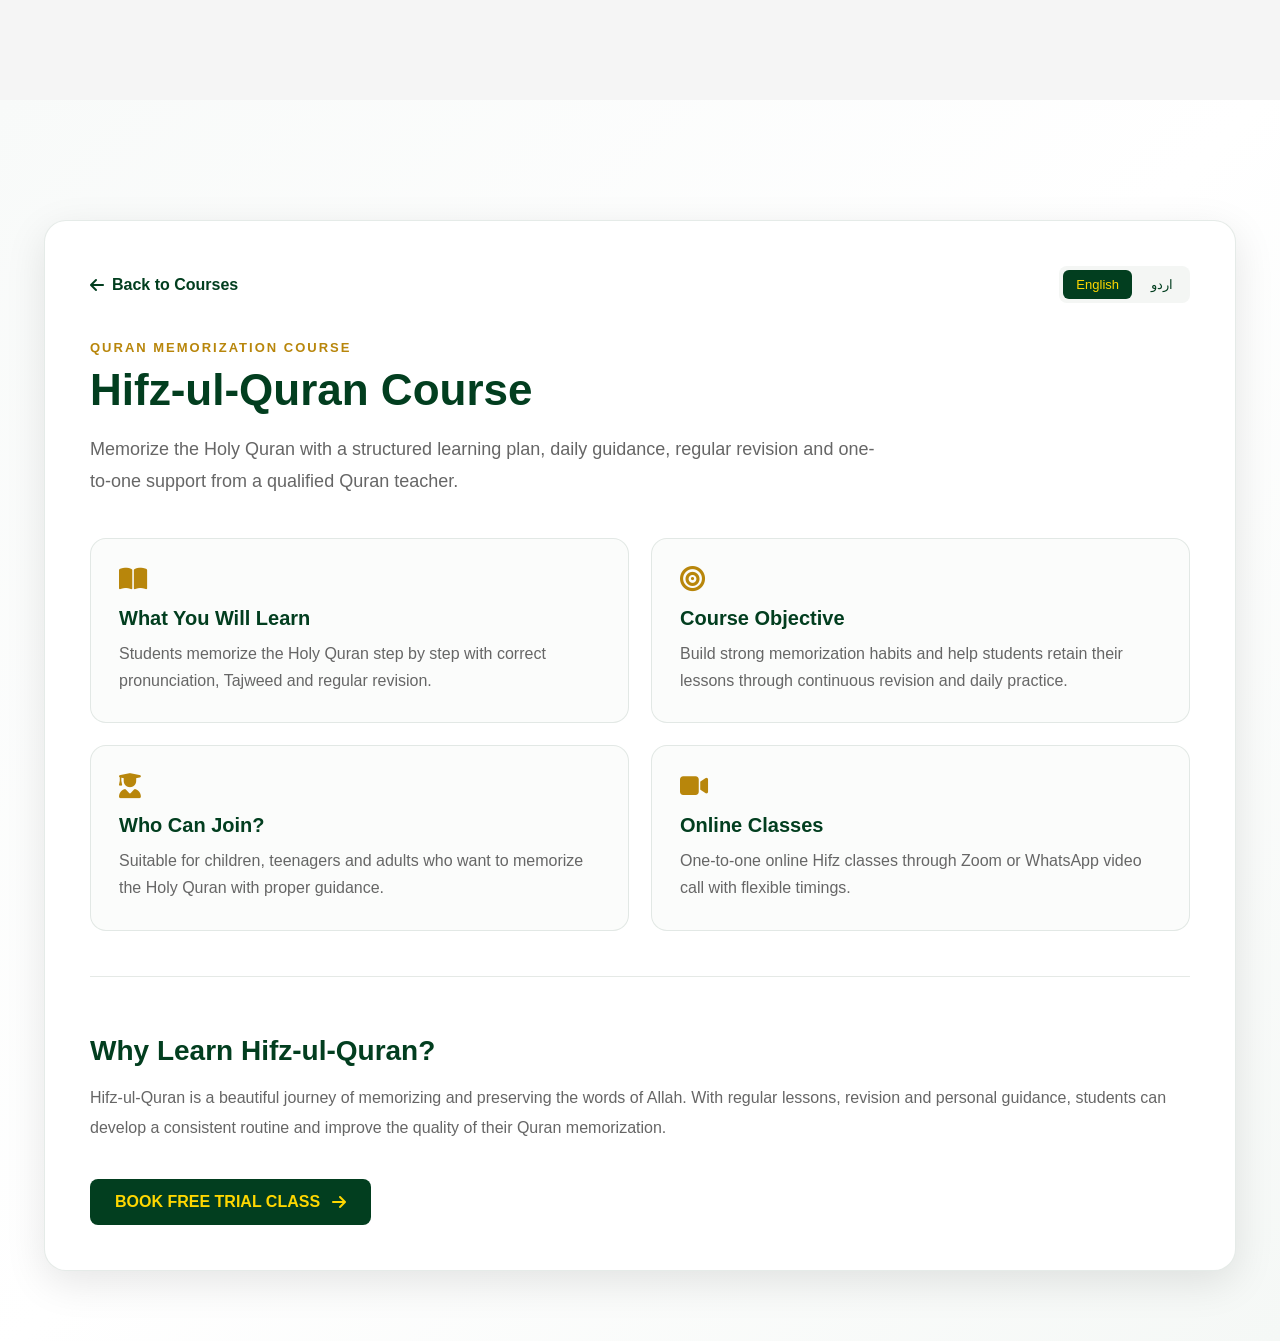
<file: hifz-ul-quran.html>
<!DOCTYPE html>
<html lang="en">

<head>
    <meta charset="UTF-8">
    <meta name="viewport" content="width=device-width, initial-scale=1.0">

    <title>Hifz-ul-Quran Course | Bayt-ul-Qirat Academy</title>

    <meta name="description"
        content="Learn Hifz-ul-Quran online with daily guidance, revision and one-to-one classes at BAYT-UL-QIRAT ACADEMY.">

    <link rel="stylesheet" href="style.css">

    <link rel="stylesheet"
        href="https://cdnjs.cloudflare.com/ajax/libs/font-awesome/6.5.2/css/all.min.css">
</head>

<body>

<section class="course-detail-page">

    <div class="course-detail-container">

        <div class="course-detail-top">

            <a href="index.html#courses" class="back-course">
                <i class="fas fa-arrow-left"></i>
                Back to Courses
            </a>

            <div class="course-language">

                <button class="active"
                    onclick="showCourseDetail('en', this)">
                    English
                </button>

                <button
                    onclick="showCourseDetail('ur', this)">
                    اردو
                </button>

            </div>

        </div>


        <!-- =========================
             ENGLISH CONTENT
        ========================== -->

        <div id="course-detail-en"
             class="course-detail-content">

            <span class="course-detail-label">
                QURAN MEMORIZATION COURSE
            </span>

            <h1>
                Hifz-ul-Quran Course
            </h1>

            <p class="course-detail-intro">

                Memorize the Holy Quran with a structured learning
                plan, daily guidance, regular revision and
                one-to-one support from a qualified Quran teacher.

            </p>


            <div class="course-detail-grid">

                <div class="detail-box">

                    <i class="fas fa-book-open"></i>

                    <h3>
                        What You Will Learn
                    </h3>

                    <p>
                        Students memorize the Holy Quran step by step
                        with correct pronunciation, Tajweed and
                        regular revision.
                    </p>

                </div>


                <div class="detail-box">

                    <i class="fas fa-bullseye"></i>

                    <h3>
                        Course Objective
                    </h3>

                    <p>
                        Build strong memorization habits and help
                        students retain their lessons through
                        continuous revision and daily practice.
                    </p>

                </div>


                <div class="detail-box">

                    <i class="fas fa-user-graduate"></i>

                    <h3>
                        Who Can Join?
                    </h3>

                    <p>
                        Suitable for children, teenagers and adults
                        who want to memorize the Holy Quran with
                        proper guidance.
                    </p>

                </div>


                <div class="detail-box">

                    <i class="fas fa-video"></i>

                    <h3>
                        Online Classes
                    </h3>

                    <p>
                        One-to-one online Hifz classes through Zoom
                        or WhatsApp video call with flexible timings.
                    </p>

                </div>

            </div>


            <div class="course-detail-section">

                <h2>
                    Why Learn Hifz-ul-Quran?
                </h2>

                <p>
                    Hifz-ul-Quran is a beautiful journey of memorizing
                    and preserving the words of Allah. With regular
                    lessons, revision and personal guidance, students
                    can develop a consistent routine and improve the
                    quality of their Quran memorization.
                </p>

            </div>


            <a href="index.html#admission"
               class="course-admission-btn">

                BOOK FREE TRIAL CLASS

                <i class="fas fa-arrow-right"></i>

            </a>

        </div>


        <!-- =========================
             URDU CONTENT
        ========================== -->

        <div id="course-detail-ur"
             class="course-detail-content"
             style="display:none; direction:rtl;">

            <span class="course-detail-label">
                قرآن حفظ کورس
            </span>

            <h1>
                حفظُ القرآن کورس
            </h1>

            <p class="course-detail-intro">

                باقاعدہ منصوبہ بندی، روزانہ کی رہنمائی،
                مسلسل دہرائی اور ماہر قرآن ٹیچر کی
                ون ٹو ون رہنمائی کے ساتھ قرآنِ کریم حفظ کریں۔

            </p>


            <div class="course-detail-grid">

                <div class="detail-box">

                    <i class="fas fa-book-open"></i>

                    <h3>
                        آپ کیا سیکھیں گے؟
                    </h3>

                    <p>
                        طلبہ قرآنِ کریم کو مرحلہ وار درست تلفظ،
                        تجوید اور باقاعدہ دہرائی کے ساتھ حفظ کریں گے۔
                    </p>

                </div>


                <div class="detail-box">

                    <i class="fas fa-bullseye"></i>

                    <h3>
                        کورس کا مقصد
                    </h3>

                    <p>
                        طلبہ میں مضبوط حفظ کی عادت پیدا کرنا اور
                        مسلسل دہرائی کے ذریعے سبق کو یاد رکھنے
                        کی صلاحیت بہتر بنانا۔
                    </p>

                </div>


                <div class="detail-box">

                    <i class="fas fa-user-graduate"></i>

                    <h3>
                        کون شامل ہو سکتا ہے؟
                    </h3>

                    <p>
                        بچوں، نوجوانوں اور بڑوں کے لیے موزوں ہے
                        جو مناسب رہنمائی کے ساتھ قرآنِ کریم حفظ
                        کرنا چاہتے ہیں۔
                    </p>

                </div>


                <div class="detail-box">

                    <i class="fas fa-video"></i>

                    <h3>
                        آن لائن کلاسز
                    </h3>

                    <p>
                        Zoom یا WhatsApp Video Call کے ذریعے
                        ون ٹو ون آن لائن حفظ کلاسز، مناسب اور
                        flexible timings کے ساتھ۔
                    </p>

                </div>

            </div>


            <div class="course-detail-section">

                <h2>
                    حفظُ القرآن کیوں سیکھیں؟
                </h2>

                <p>
                    حفظُ القرآن اللہ تعالیٰ کے کلام کو اپنے سینے
                    میں محفوظ کرنے کا ایک عظیم سفر ہے۔ باقاعدہ
                    سبق، مسلسل دہرائی اور ذاتی رہنمائی کے ذریعے
                    طلبہ اپنے حفظ کو مضبوط اور پائیدار بنا سکتے ہیں۔
                </p>

            </div>


            <a href="index.html#admission"
               class="course-admission-btn">

                مفت ٹرائل کلاس بک کریں

                <i class="fas fa-arrow-left"></i>

            </a>

        </div>

    </div>

</section>


<script>

function showCourseDetail(lang, button) {

    const english =
        document.getElementById("course-detail-en");

    const urdu =
        document.getElementById("course-detail-ur");

    const buttons =
        document.querySelectorAll(
            ".course-language button"
        );

    buttons.forEach(btn => {
        btn.classList.remove("active");
    });

    button.classList.add("active");


    if (lang === "ur") {

        english.style.display = "none";
        urdu.style.display = "block";

    } else {

        urdu.style.display = "none";
        english.style.display = "block";

    }

}

</script>

</body>
</html>
</file>
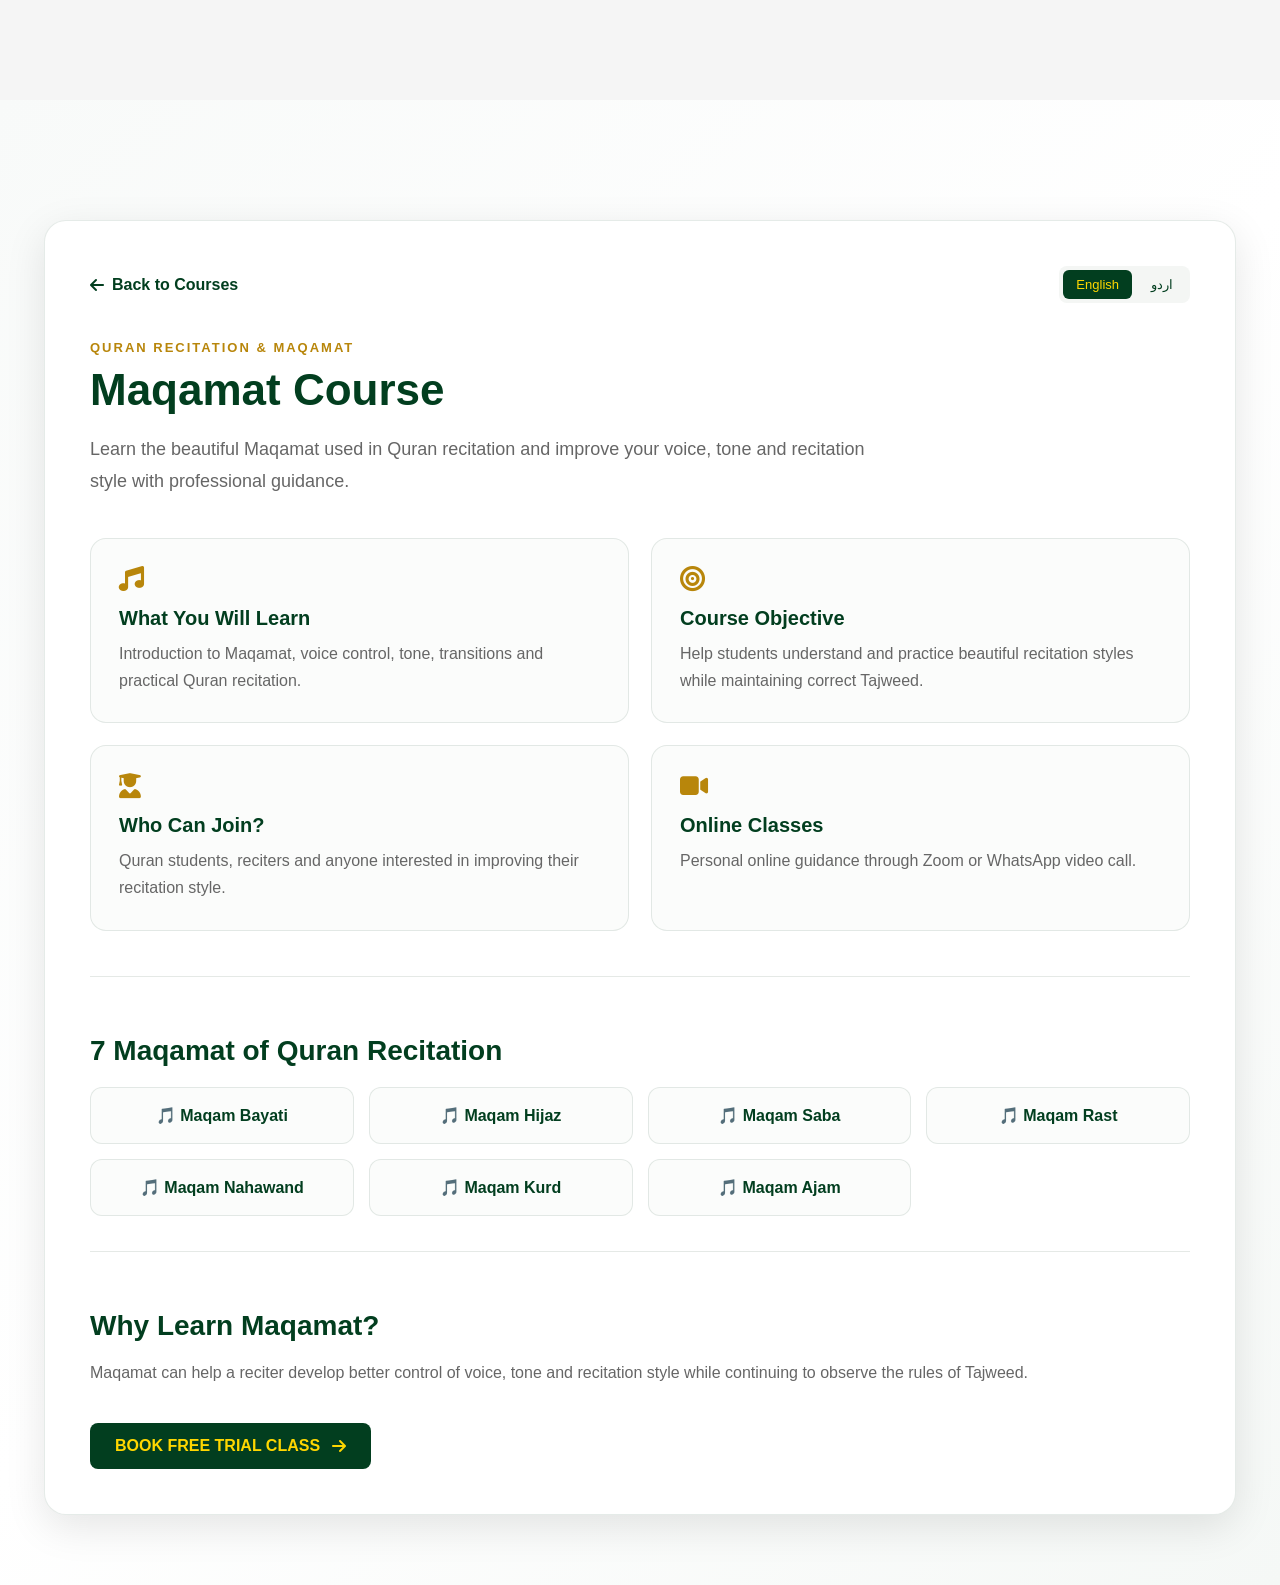
<file: maqamat-course.html>
<!DOCTYPE html>
<html lang="en">

<head>

<meta charset="UTF-8">

<meta name="viewport" content="width=device-width, initial-scale=1.0">

<title>Maqamat Course | Bayt-ul-Qirat Academy</title>

<meta name="description"
content="Learn beautiful Maqamat of Quran recitation online with professional guidance at BAYT-UL-QIRAT ACADEMY.">

<link rel="stylesheet" href="style.css">

<link rel="stylesheet"
href="https://cdnjs.cloudflare.com/ajax/libs/font-awesome/6.5.2/css/all.min.css">

<style>

/*=================================
      MAQAMAT LIST
=================================*/

.maqamat-list{
    margin-top:35px;
}

.maqamat-grid{
    display:grid;
    grid-template-columns:repeat(4,1fr);
    gap:15px;
    margin-top:20px;
}

.maqam-box{
    padding:18px 12px;
    background:#fbfcfb;
    border:1px solid rgba(2,62,31,.10);
    border-radius:12px;
    color:#023e1f;
    font-weight:600;
    text-align:center;
    transition:.3s ease;
}

.maqam-box:hover{
    transform:translateY(-4px);
    background:#023e1f;
    color:#FFD700;
    box-shadow:0 8px 20px rgba(0,0,0,.08);
}


/*=================================
      MOBILE
=================================*/

@media (max-width:700px){

    .maqamat-grid{
        grid-template-columns:repeat(2,1fr);
        gap:12px;
    }

    .maqam-box{
        padding:15px 8px;
        font-size:14px;
    }

}

@media (max-width:400px){

    .maqamat-grid{
        grid-template-columns:1fr;
    }

}

</style>

</head>


<body>


<section class="course-detail-page">

<div class="course-detail-container">


<!-- TOP -->

<div class="course-detail-top">

<a href="index.html#courses" class="back-course">

<i class="fas fa-arrow-left"></i>

Back to Courses

</a>


<div class="course-language">

<button class="active"
onclick="showCourseDetail('en',this)">

English

</button>

<button onclick="showCourseDetail('ur',this)">

اردو

</button>

</div>

</div>



<!-- =========================
     ENGLISH CONTENT
========================= -->

<div id="course-detail-en"
class="course-detail-content">


<span class="course-detail-label">

QURAN RECITATION & MAQAMAT

</span>


<h1>

Maqamat Course

</h1>


<p class="course-detail-intro">

Learn the beautiful Maqamat used in Quran recitation
and improve your voice, tone and recitation style
with professional guidance.

</p>



<!-- COURSE BOXES -->

<div class="course-detail-grid">


<div class="detail-box">

<i class="fas fa-music"></i>

<h3>

What You Will Learn

</h3>

<p>

Introduction to Maqamat, voice control,
tone, transitions and practical Quran recitation.

</p>

</div>



<div class="detail-box">

<i class="fas fa-bullseye"></i>

<h3>

Course Objective

</h3>

<p>

Help students understand and practice beautiful
recitation styles while maintaining correct Tajweed.

</p>

</div>



<div class="detail-box">

<i class="fas fa-user-graduate"></i>

<h3>

Who Can Join?

</h3>

<p>

Quran students, reciters and anyone interested
in improving their recitation style.

</p>

</div>



<div class="detail-box">

<i class="fas fa-video"></i>

<h3>

Online Classes

</h3>

<p>

Personal online guidance through Zoom or
WhatsApp video call.

</p>

</div>


</div>



<!-- =========================
       7 MAQAMAT
========================= -->

<div class="course-detail-section maqamat-list">

<h2>

7 Maqamat of Quran Recitation

</h2>


<div class="maqamat-grid">


<div class="maqam-box">

🎵 Maqam Bayati

</div>


<div class="maqam-box">

🎵 Maqam Hijaz

</div>


<div class="maqam-box">

🎵 Maqam Saba

</div>


<div class="maqam-box">

🎵 Maqam Rast

</div>


<div class="maqam-box">

🎵 Maqam Nahawand

</div>


<div class="maqam-box">

🎵 Maqam Kurd

</div>


<div class="maqam-box">

🎵 Maqam Ajam

</div>


</div>

</div>



<!-- WHY MAQAMAT -->

<div class="course-detail-section">

<h2>

Why Learn Maqamat?

</h2>

<p>

Maqamat can help a reciter develop better control
of voice, tone and recitation style while continuing
to observe the rules of Tajweed.

</p>

</div>



<!-- ADMISSION -->

<a href="index.html#admission"
class="course-admission-btn">

BOOK FREE TRIAL CLASS

<i class="fas fa-arrow-right"></i>

</a>


</div>



<!-- =========================
       URDU CONTENT
========================= -->

<div id="course-detail-ur"
class="course-detail-content"
style="display:none;direction:rtl;">


<span class="course-detail-label">

قرآنِ کریم کی تلاوت اور مقامات

</span>


<h1>

مقامات کورس

</h1>


<p class="course-detail-intro">

قرآنِ کریم کی تلاوت میں استعمال ہونے والے خوبصورت
مقامات سیکھیں اور ماہر رہنمائی کے ساتھ اپنی آواز،
لہجے اور اندازِ تلاوت کو بہتر بنائیں۔

</p>



<!-- COURSE BOXES -->

<div class="course-detail-grid">


<div class="detail-box">

<i class="fas fa-music"></i>

<h3>

آپ کیا سیکھیں گے؟

</h3>

<p>

مقامات کا تعارف، آواز کا کنٹرول، لہجہ،
مقامات کی تبدیلی اور عملی تلاوت۔

</p>

</div>



<div class="detail-box">

<i class="fas fa-bullseye"></i>

<h3>

کورس کا مقصد

</h3>

<p>

تجوید کے اصولوں کے ساتھ خوبصورت اندازِ تلاوت
کو سمجھنا اور عملی مشق کرنا۔

</p>

</div>



<div class="detail-box">

<i class="fas fa-user-graduate"></i>

<h3>

کون شامل ہو سکتا ہے؟

</h3>

<p>

قرآن کے طلبہ، قراء اور وہ افراد جو اپنی
تلاوت کا انداز بہتر بنانا چاہتے ہیں۔

</p>

</div>



<div class="detail-box">

<i class="fas fa-video"></i>

<h3>

آن لائن کلاسز

</h3>

<p>

Zoom یا WhatsApp Video Call کے ذریعے
ذاتی آن لائن رہنمائی۔

</p>

</div>


</div>



<!-- =========================
       7 MAQAMAT URDU
========================= -->

<div class="course-detail-section maqamat-list">

<h2>

قرآنِ کریم کی تلاوت کے 7 مقامات

</h2>


<div class="maqamat-grid">


<div class="maqam-box">

🎵 مقام بیاتی

</div>


<div class="maqam-box">

🎵 مقام حجاز

</div>


<div class="maqam-box">

🎵 مقام صبا

</div>


<div class="maqam-box">

🎵 مقام راست

</div>


<div class="maqam-box">

🎵 مقام نہاوند

</div>


<div class="maqam-box">

🎵 مقام کرد

</div>


<div class="maqam-box">

🎵 مقام عجم

</div>


</div>

</div>



<!-- WHY MAQAMAT -->

<div class="course-detail-section">

<h2>

مقامات کیوں سیکھیں؟

</h2>

<p>

مقامات کے ذریعے قاری اپنی آواز، لہجے اور تلاوت
کے انداز پر بہتر کنٹرول حاصل کر سکتا ہے، جبکہ
تجوید کے اصولوں کی پابندی برقرار رہتی ہے۔

</p>

</div>



<!-- ADMISSION -->

<a href="index.html#admission"
class="course-admission-btn">

مفت ٹرائل کلاس بک کریں

<i class="fas fa-arrow-left"></i>

</a>


</div>


</div>

</section>



<script>

function showCourseDetail(lang, button){

const english =
document.getElementById("course-detail-en");

const urdu =
document.getElementById("course-detail-ur");

const buttons =
document.querySelectorAll(".course-language button");


buttons.forEach(btn => {

btn.classList.remove("active");

});


button.classList.add("active");


if(lang === "ur"){

english.style.display = "none";

urdu.style.display = "block";

}else{

urdu.style.display = "none";

english.style.display = "block";

}

}

</script>


</body>

</html>
</file>
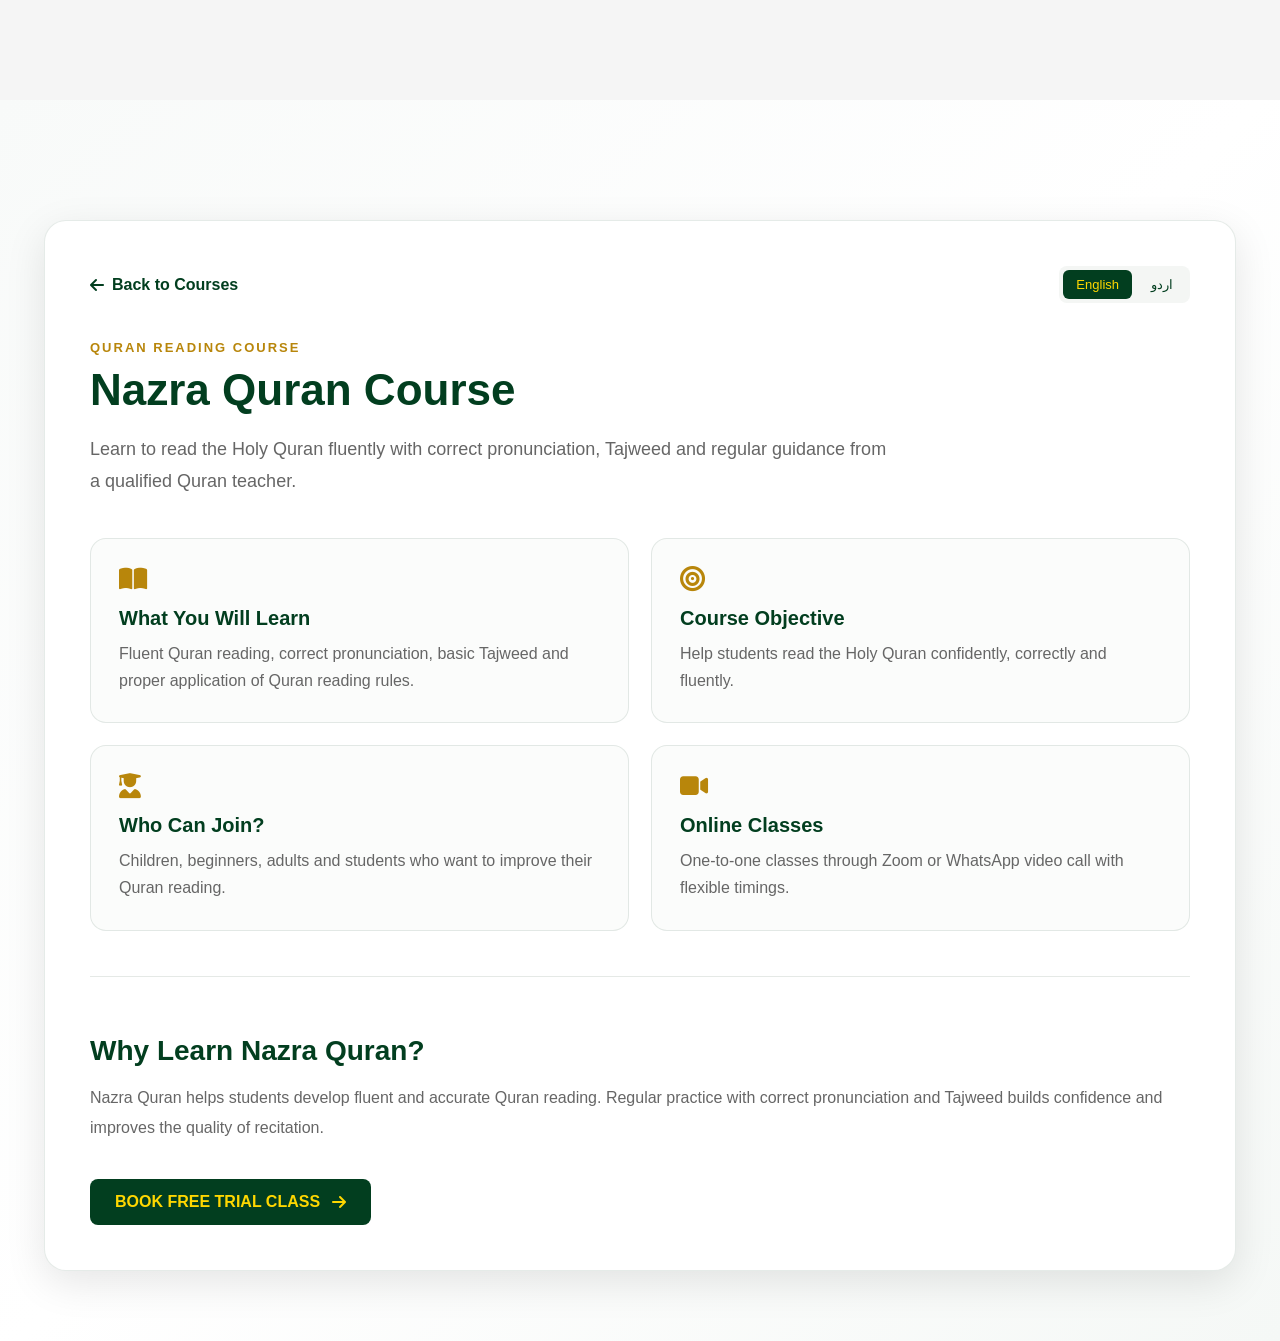
<file: nazra-quran.html>
<!DOCTYPE html>
<html lang="en">
<head>
<meta charset="UTF-8">
<meta name="viewport" content="width=device-width, initial-scale=1.0">

<title>Nazra Quran Course | Bayt-ul-Qirat Academy</title>

<meta name="description" content="Learn Nazra Quran online with fluent Quran reading, Tajweed and correct pronunciation at BAYT-UL-QIRAT ACADEMY.">

<link rel="stylesheet" href="style.css">
<link rel="stylesheet" href="https://cdnjs.cloudflare.com/ajax/libs/font-awesome/6.5.2/css/all.min.css">
</head>

<body>

<section class="course-detail-page">

<div class="course-detail-container">

<div class="course-detail-top">

<a href="index.html#courses" class="back-course">
<i class="fas fa-arrow-left"></i>
Back to Courses
</a>

<div class="course-language">
<button class="active" onclick="showCourseDetail('en',this)">English</button>
<button onclick="showCourseDetail('ur',this)">اردو</button>
</div>

</div>

<div id="course-detail-en" class="course-detail-content">

<span class="course-detail-label">QURAN READING COURSE</span>

<h1>Nazra Quran Course</h1>

<p class="course-detail-intro">
Learn to read the Holy Quran fluently with correct pronunciation,
Tajweed and regular guidance from a qualified Quran teacher.
</p>

<div class="course-detail-grid">

<div class="detail-box">
<i class="fas fa-book-open"></i>
<h3>What You Will Learn</h3>
<p>Fluent Quran reading, correct pronunciation, basic Tajweed and proper application of Quran reading rules.</p>
</div>

<div class="detail-box">
<i class="fas fa-bullseye"></i>
<h3>Course Objective</h3>
<p>Help students read the Holy Quran confidently, correctly and fluently.</p>
</div>

<div class="detail-box">
<i class="fas fa-user-graduate"></i>
<h3>Who Can Join?</h3>
<p>Children, beginners, adults and students who want to improve their Quran reading.</p>
</div>

<div class="detail-box">
<i class="fas fa-video"></i>
<h3>Online Classes</h3>
<p>One-to-one classes through Zoom or WhatsApp video call with flexible timings.</p>
</div>

</div>

<div class="course-detail-section">
<h2>Why Learn Nazra Quran?</h2>
<p>
Nazra Quran helps students develop fluent and accurate Quran reading.
Regular practice with correct pronunciation and Tajweed builds confidence
and improves the quality of recitation.
</p>
</div>

<a href="index.html#admission" class="course-admission-btn">
BOOK FREE TRIAL CLASS
<i class="fas fa-arrow-right"></i>
</a>

</div>

<div id="course-detail-ur" class="course-detail-content" style="display:none;direction:rtl;">

<span class="course-detail-label">قرآنِ کریم پڑھنے کا کورس</span>

<h1>ناظرہ قرآن کورس</h1>

<p class="course-detail-intro">
درست تلفظ، تجوید اور باقاعدہ رہنمائی کے ساتھ قرآنِ کریم روانی اور
صحیح انداز میں پڑھنا سیکھیں۔
</p>

<div class="course-detail-grid">

<div class="detail-box">
<i class="fas fa-book-open"></i>
<h3>آپ کیا سیکھیں گے؟</h3>
<p>قرآنِ کریم کی روانی سے تلاوت، درست تلفظ، بنیادی تجوید اور قرآن پڑھنے کے ضروری اصول۔</p>
</div>

<div class="detail-box">
<i class="fas fa-bullseye"></i>
<h3>کورس کا مقصد</h3>
<p>طلبہ کو قرآنِ کریم درست، روانی اور اعتماد کے ساتھ پڑھنے کے قابل بنانا۔</p>
</div>

<div class="detail-box">
<i class="fas fa-user-graduate"></i>
<h3>کون شامل ہو سکتا ہے؟</h3>
<p>بچے، beginners، بڑے اور وہ طلبہ جو اپنی قرآن خوانی بہتر بنانا چاہتے ہیں۔</p>
</div>

<div class="detail-box">
<i class="fas fa-video"></i>
<h3>آن لائن کلاسز</h3>
<p>Zoom یا WhatsApp Video Call کے ذریعے ون ٹو ون کلاسز، flexible timings کے ساتھ۔</p>
</div>

</div>

<div class="course-detail-section">
<h2>ناظرہ قرآن کیوں سیکھیں؟</h2>
<p>
ناظرہ قرآن کے ذریعے طلبہ قرآنِ کریم کو درست تلفظ اور روانی کے ساتھ پڑھنا
سیکھتے ہیں۔ مسلسل مشق اور تجوید کے ذریعے تلاوت کا معیار بہتر ہوتا ہے۔
</p>
</div>

<a href="index.html#admission" class="course-admission-btn">
مفت ٹرائل کلاس بک کریں
<i class="fas fa-arrow-left"></i>
</a>

</div>

</div>
</section>

<script>
function showCourseDetail(lang,button){
const english=document.getElementById("course-detail-en");
const urdu=document.getElementById("course-detail-ur");
const buttons=document.querySelectorAll(".course-language button");

buttons.forEach(btn=>btn.classList.remove("active"));
button.classList.add("active");

if(lang==="ur"){
english.style.display="none";
urdu.style.display="block";
}else{
urdu.style.display="none";
english.style.display="block";
}
}
</script>

</body>
</html>
</file>
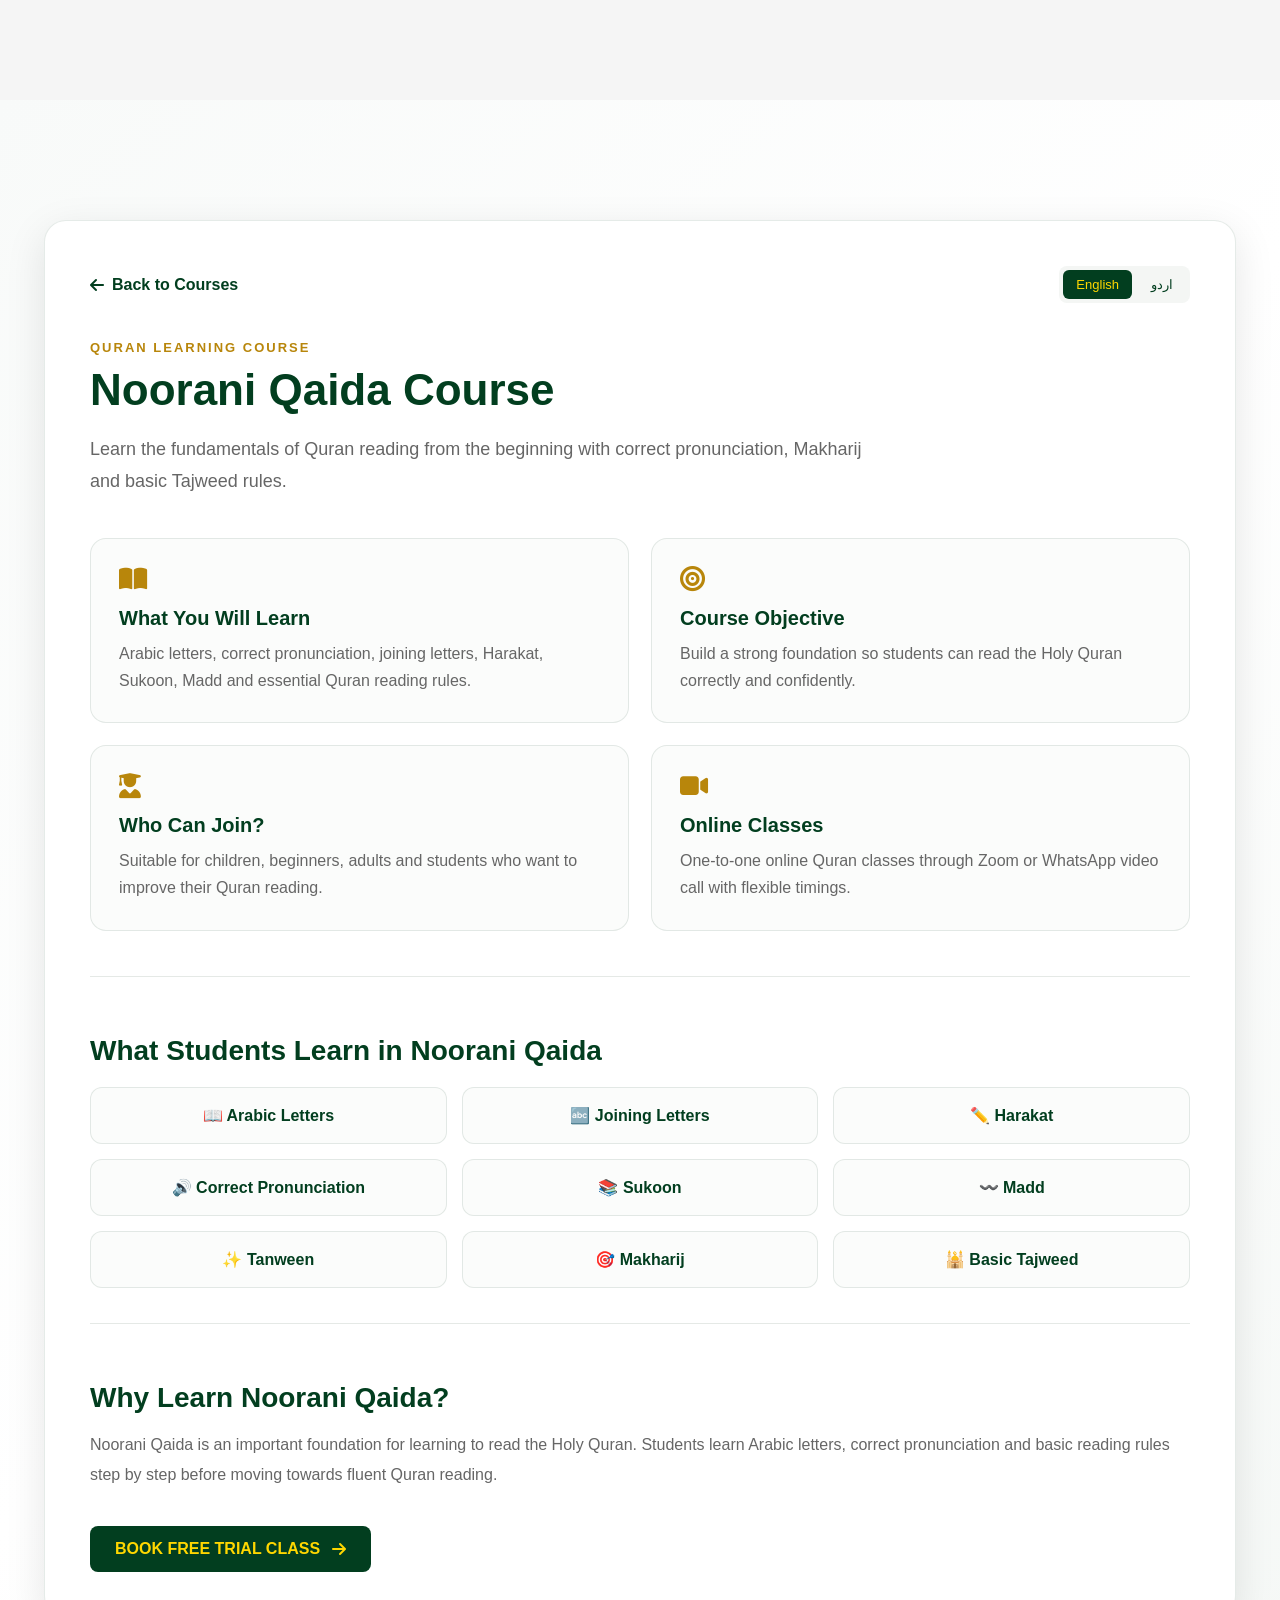
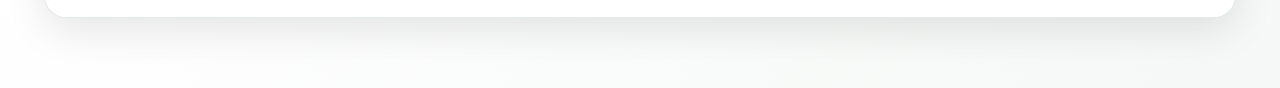
<file: noorani-qaida.html>
<!DOCTYPE html>
<html lang="en">

<head>

<meta charset="UTF-8">

<meta name="viewport" content="width=device-width, initial-scale=1.0">

<title>Noorani Qaida Course | Bayt-ul-Qirat Academy</title>

<meta name="description"
content="Learn Noorani Qaida online with proper pronunciation, Makharij and basic Tajweed under qualified Quran teachers at BAYT-UL-QIRAT ACADEMY.">

<link rel="stylesheet" href="style.css">

<link rel="stylesheet"
href="https://cdnjs.cloudflare.com/ajax/libs/font-awesome/6.5.2/css/all.min.css">

<style>

/*=================================
      NOORANI QAIDA TOPICS
=================================*/

.qaida-topics{
    margin-top:35px;
}

.qaida-topic-grid{
    display:grid;
    grid-template-columns:repeat(3,1fr);
    gap:15px;
    margin-top:20px;
}

.qaida-topic{
    padding:18px 14px;
    background:#fbfcfb;
    border:1px solid rgba(2,62,31,.10);
    border-radius:12px;
    color:#023e1f;
    font-weight:600;
    text-align:center;
    transition:.3s ease;
}

.qaida-topic:hover{
    transform:translateY(-4px);
    background:#023e1f;
    color:#FFD700;
    box-shadow:0 8px 20px rgba(0,0,0,.08);
}


/*=================================
          MOBILE
=================================*/

@media (max-width:700px){

    .qaida-topic-grid{
        grid-template-columns:repeat(2,1fr);
        gap:12px;
    }

    .qaida-topic{
        padding:15px 8px;
        font-size:14px;
    }

}

@media (max-width:400px){

    .qaida-topic-grid{
        grid-template-columns:1fr;
    }

}

</style>

</head>


<body>


<section class="course-detail-page">

<div class="course-detail-container">


<!-- =========================
          TOP
========================= -->

<div class="course-detail-top">

<a href="index.html#courses" class="back-course">

<i class="fas fa-arrow-left"></i>

Back to Courses

</a>


<div class="course-language">

<button class="active"
onclick="showCourseDetail('en',this)">

English

</button>

<button onclick="showCourseDetail('ur',this)">

اردو

</button>

</div>

</div>



<!-- =========================
       ENGLISH CONTENT
========================= -->

<div id="course-detail-en"
class="course-detail-content">


<span class="course-detail-label">

QURAN LEARNING COURSE

</span>


<h1>

Noorani Qaida Course

</h1>


<p class="course-detail-intro">

Learn the fundamentals of Quran reading from the beginning
with correct pronunciation, Makharij and basic Tajweed rules.

</p>



<!-- COURSE INFORMATION -->

<div class="course-detail-grid">


<div class="detail-box">

<i class="fas fa-book-open"></i>

<h3>

What You Will Learn

</h3>

<p>

Arabic letters, correct pronunciation, joining letters,
Harakat, Sukoon, Madd and essential Quran reading rules.

</p>

</div>



<div class="detail-box">

<i class="fas fa-bullseye"></i>

<h3>

Course Objective

</h3>

<p>

Build a strong foundation so students can read
the Holy Quran correctly and confidently.

</p>

</div>



<div class="detail-box">

<i class="fas fa-user-graduate"></i>

<h3>

Who Can Join?

</h3>

<p>

Suitable for children, beginners, adults and students
who want to improve their Quran reading.

</p>

</div>



<div class="detail-box">

<i class="fas fa-video"></i>

<h3>

Online Classes

</h3>

<p>

One-to-one online Quran classes through Zoom or
WhatsApp video call with flexible timings.

</p>

</div>


</div>



<!-- =========================
       QAIDA TOPICS
========================= -->

<div class="course-detail-section qaida-topics">

<h2>

What Students Learn in Noorani Qaida

</h2>


<div class="qaida-topic-grid">


<div class="qaida-topic">

📖 Arabic Letters

</div>


<div class="qaida-topic">

🔤 Joining Letters

</div>


<div class="qaida-topic">

✏️ Harakat

</div>


<div class="qaida-topic">

🔊 Correct Pronunciation

</div>


<div class="qaida-topic">

📚 Sukoon

</div>


<div class="qaida-topic">

〰️ Madd

</div>


<div class="qaida-topic">

✨ Tanween

</div>


<div class="qaida-topic">

🎯 Makharij

</div>


<div class="qaida-topic">

🕌 Basic Tajweed

</div>


</div>

</div>



<!-- WHY QAIDA -->

<div class="course-detail-section">

<h2>

Why Learn Noorani Qaida?

</h2>

<p>

Noorani Qaida is an important foundation for learning
to read the Holy Quran. Students learn Arabic letters,
correct pronunciation and basic reading rules step by
step before moving towards fluent Quran reading.

</p>

</div>



<!-- FREE TRIAL -->

<a href="index.html#admission"
class="course-admission-btn">

BOOK FREE TRIAL CLASS

<i class="fas fa-arrow-right"></i>

</a>


</div>



<!-- =========================
          URDU
========================= -->

<div id="course-detail-ur"
class="course-detail-content"
style="display:none;direction:rtl;">


<span class="course-detail-label">

قرآن لرننگ کورس

</span>


<h1>

نورانی قاعدہ کورس

</h1>


<p class="course-detail-intro">

درست تلفظ، مخارج اور بنیادی تجوید کے اصولوں
کے ساتھ قرآنِ کریم پڑھنے کی بنیاد ابتدا سے سیکھیں۔

</p>



<!-- COURSE INFORMATION -->

<div class="course-detail-grid">


<div class="detail-box">

<i class="fas fa-book-open"></i>

<h3>

آپ کیا سیکھیں گے؟

</h3>

<p>

عربی حروف، ان کا درست تلفظ، حروف کو ملانا،
حرکات، سکون، مد اور قرآن پڑھنے کے بنیادی اصول۔

</p>

</div>



<div class="detail-box">

<i class="fas fa-bullseye"></i>

<h3>

کورس کا مقصد

</h3>

<p>

طلبہ کی ایسی مضبوط بنیاد تیار کرنا تاکہ وہ
قرآنِ کریم کو درست اور اعتماد کے ساتھ پڑھ سکیں۔

</p>

</div>



<div class="detail-box">

<i class="fas fa-user-graduate"></i>

<h3>

کون شامل ہو سکتا ہے؟

</h3>

<p>

بچوں، beginners، بڑوں اور ان تمام طلبہ کے لیے
موزوں ہے جو قرآن پڑھنے کی صلاحیت بہتر بنانا چاہتے ہیں۔

</p>

</div>



<div class="detail-box">

<i class="fas fa-video"></i>

<h3>

آن لائن کلاسز

</h3>

<p>

Zoom یا WhatsApp Video Call کے ذریعے ون ٹو ون
آن لائن قرآن کلاسز، flexible timings کے ساتھ۔

</p>

</div>


</div>



<!-- =========================
       QAIDA TOPICS URDU
========================= -->

<div class="course-detail-section qaida-topics">

<h2>

نورانی قاعدہ میں کیا سیکھیں گے؟

</h2>


<div class="qaida-topic-grid">


<div class="qaida-topic">

📖 عربی حروف

</div>


<div class="qaida-topic">

🔤 حروف ملانا

</div>


<div class="qaida-topic">

✏️ حرکات

</div>


<div class="qaida-topic">

🔊 درست تلفظ

</div>


<div class="qaida-topic">

📚 سکون

</div>


<div class="qaida-topic">

〰️ مد

</div>


<div class="qaida-topic">

✨ تنوین

</div>


<div class="qaida-topic">

🎯 مخارج

</div>


<div class="qaida-topic">

🕌 بنیادی تجوید

</div>


</div>

</div>



<!-- WHY QAIDA -->

<div class="course-detail-section">

<h2>

نورانی قاعدہ کیوں سیکھیں؟

</h2>

<p>

نورانی قاعدہ قرآنِ کریم پڑھنے کی ایک اہم بنیادی
کتاب ہے۔ اس کے ذریعے طلبہ عربی حروف، درست تلفظ
اور بنیادی پڑھنے کے اصول مرحلہ وار سیکھتے ہیں،
جس کے بعد قرآنِ کریم کی روانی سے تلاوت کرنا آسان ہوتا ہے۔

</p>

</div>



<!-- FREE TRIAL -->

<a href="index.html#admission"
class="course-admission-btn">

مفت ٹرائل کلاس بک کریں

<i class="fas fa-arrow-left"></i>

</a>


</div>


</div>

</section>



<script>

function showCourseDetail(lang, button){

const english =
document.getElementById("course-detail-en");

const urdu =
document.getElementById("course-detail-ur");

const buttons =
document.querySelectorAll(".course-language button");


buttons.forEach(btn => {

btn.classList.remove("active");

});


button.classList.add("active");


if(lang === "ur"){

english.style.display = "none";

urdu.style.display = "block";

}else{

urdu.style.display = "none";

english.style.display = "block";

}

}

</script>


</body>

</html>
</file>
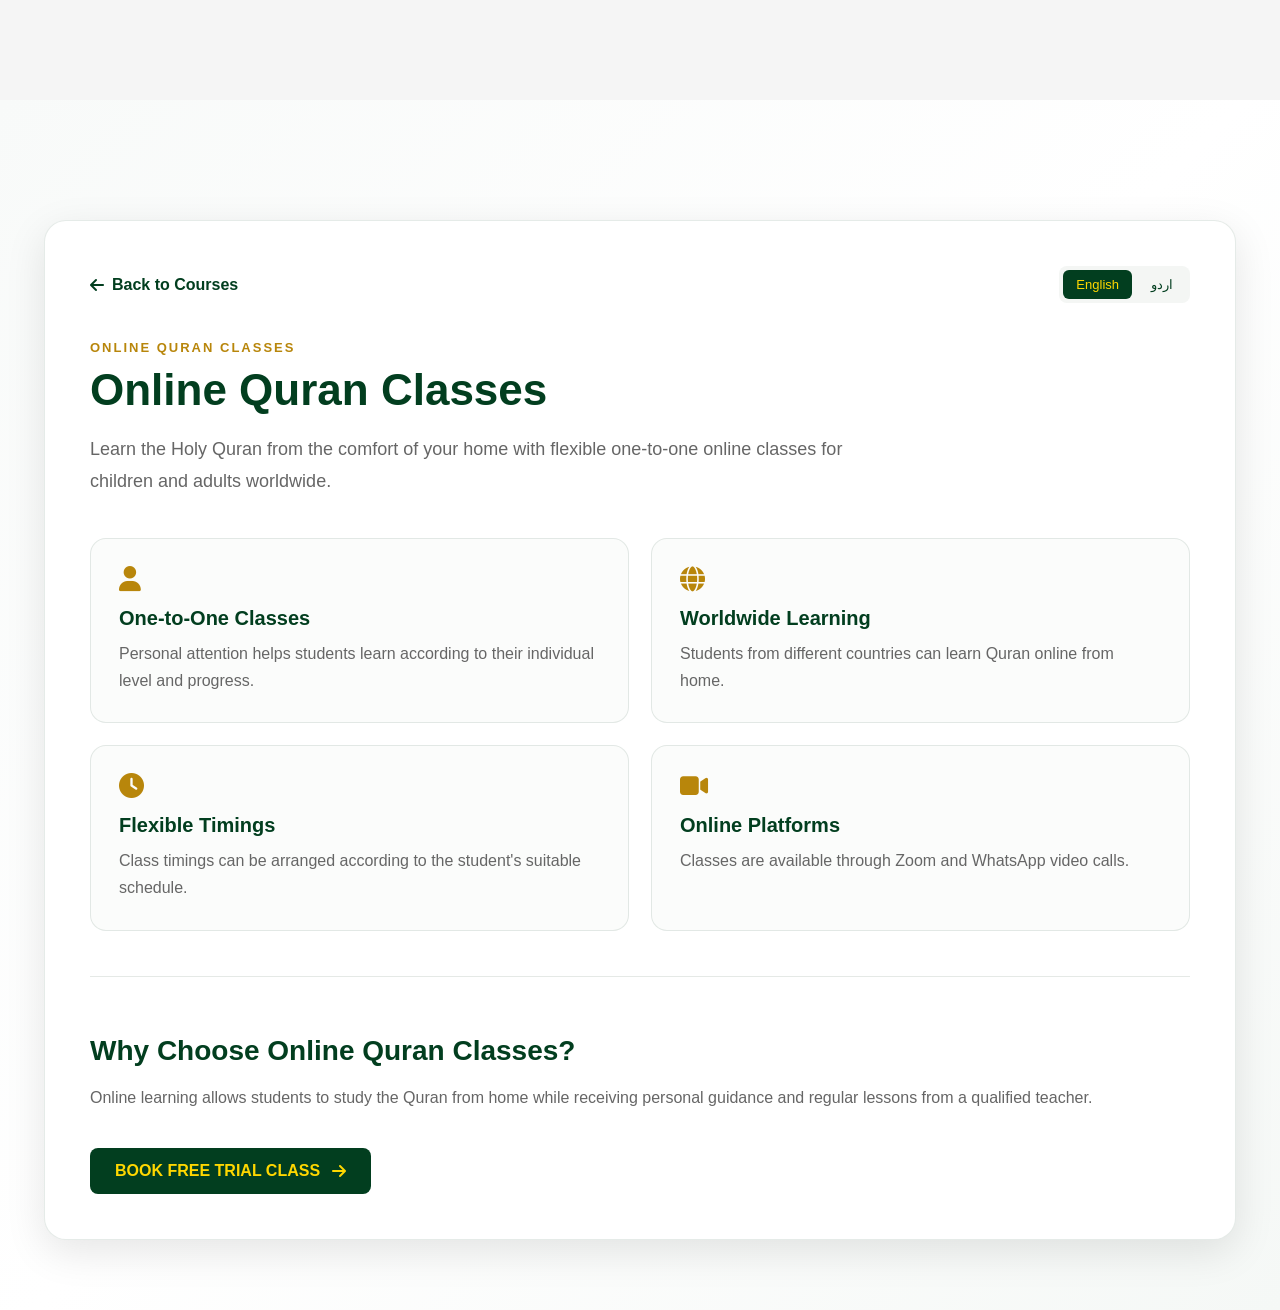
<file: online-quran-classes.html>
<!DOCTYPE html>
<html lang="en">
<head>
<meta charset="UTF-8">
<meta name="viewport" content="width=device-width, initial-scale=1.0">

<title>Online Quran Classes | Bayt-ul-Qirat Academy</title>

<meta name="description" content="Join one-to-one online Quran classes for kids and adults worldwide at BAYT-UL-QIRAT ACADEMY.">

<link rel="stylesheet" href="style.css">
<link rel="stylesheet" href="https://cdnjs.cloudflare.com/ajax/libs/font-awesome/6.5.2/css/all.min.css">
</head>

<body>

<section class="course-detail-page">
<div class="course-detail-container">

<div class="course-detail-top">

<a href="index.html#courses" class="back-course">
<i class="fas fa-arrow-left"></i>
Back to Courses
</a>

<div class="course-language">
<button class="active" onclick="showCourseDetail('en',this)">English</button>
<button onclick="showCourseDetail('ur',this)">اردو</button>
</div>

</div>

<div id="course-detail-en" class="course-detail-content">

<span class="course-detail-label">ONLINE QURAN CLASSES</span>

<h1>Online Quran Classes</h1>

<p class="course-detail-intro">
Learn the Holy Quran from the comfort of your home with flexible
one-to-one online classes for children and adults worldwide.
</p>

<div class="course-detail-grid">

<div class="detail-box">
<i class="fas fa-user"></i>
<h3>One-to-One Classes</h3>
<p>Personal attention helps students learn according to their individual level and progress.</p>
</div>

<div class="detail-box">
<i class="fas fa-globe"></i>
<h3>Worldwide Learning</h3>
<p>Students from different countries can learn Quran online from home.</p>
</div>

<div class="detail-box">
<i class="fas fa-clock"></i>
<h3>Flexible Timings</h3>
<p>Class timings can be arranged according to the student's suitable schedule.</p>
</div>

<div class="detail-box">
<i class="fas fa-video"></i>
<h3>Online Platforms</h3>
<p>Classes are available through Zoom and WhatsApp video calls.</p>
</div>

</div>

<div class="course-detail-section">
<h2>Why Choose Online Quran Classes?</h2>
<p>
Online learning allows students to study the Quran from home while
receiving personal guidance and regular lessons from a qualified teacher.
</p>
</div>

<a href="index.html#admission" class="course-admission-btn">
BOOK FREE TRIAL CLASS
<i class="fas fa-arrow-right"></i>
</a>

</div>

<div id="course-detail-ur" class="course-detail-content" style="display:none;direction:rtl;">

<span class="course-detail-label">آن لائن قرآن کلاسز</span>

<h1>آن لائن قرآن کلاسز</h1>

<p class="course-detail-intro">
اپنے گھر سے بچوں اور بڑوں کے لیے دنیا بھر میں ون ٹو ون آن لائن
قرآن کلاسز حاصل کریں، مناسب اور flexible timings کے ساتھ۔
</p>

<div class="course-detail-grid">

<div class="detail-box">
<i class="fas fa-user"></i>
<h3>ون ٹو ون کلاسز</h3>
<p>ذاتی توجہ کے ذریعے ہر طالب علم اپنی سطح اور رفتار کے مطابق سیکھ سکتا ہے۔</p>
</div>

<div class="detail-box">
<i class="fas fa-globe"></i>
<h3>دنیا بھر کے طلبہ</h3>
<p>مختلف ممالک کے طلبہ اپنے گھر سے آن لائن قرآن سیکھ سکتے ہیں۔</p>
</div>

<div class="detail-box">
<i class="fas fa-clock"></i>
<h3>آسان اوقات</h3>
<p>طالب علم کی سہولت کے مطابق کلاس کا وقت مقرر کیا جا سکتا ہے۔</p>
</div>

<div class="detail-box">
<i class="fas fa-video"></i>
<h3>آن لائن پلیٹ فارمز</h3>
<p>Zoom اور WhatsApp Video Call کے ذریعے کلاسز دستیاب ہیں۔</p>
</div>

</div>

<div class="course-detail-section">
<h2>آن لائن قرآن کلاسز کیوں؟</h2>
<p>
آن لائن تعلیم کے ذریعے طلبہ گھر بیٹھے قرآنِ کریم سیکھ سکتے ہیں اور
ماہر استاد سے ذاتی رہنمائی اور باقاعدہ سبق حاصل کر سکتے ہیں۔
</p>
</div>

<a href="index.html#admission" class="course-admission-btn">
مفت ٹرائل کلاس بک کریں
<i class="fas fa-arrow-left"></i>
</a>

</div>

</div>
</section>

<script>
function showCourseDetail(lang,button){
const english=document.getElementById("course-detail-en");
const urdu=document.getElementById("course-detail-ur");
const buttons=document.querySelectorAll(".course-language button");

buttons.forEach(btn=>btn.classList.remove("active"));
button.classList.add("active");

if(lang==="ur"){
english.style.display="none";
urdu.style.display="block";
}else{
urdu.style.display="none";
english.style.display="block";
}
}
</script>

</body>
</html>
</file>
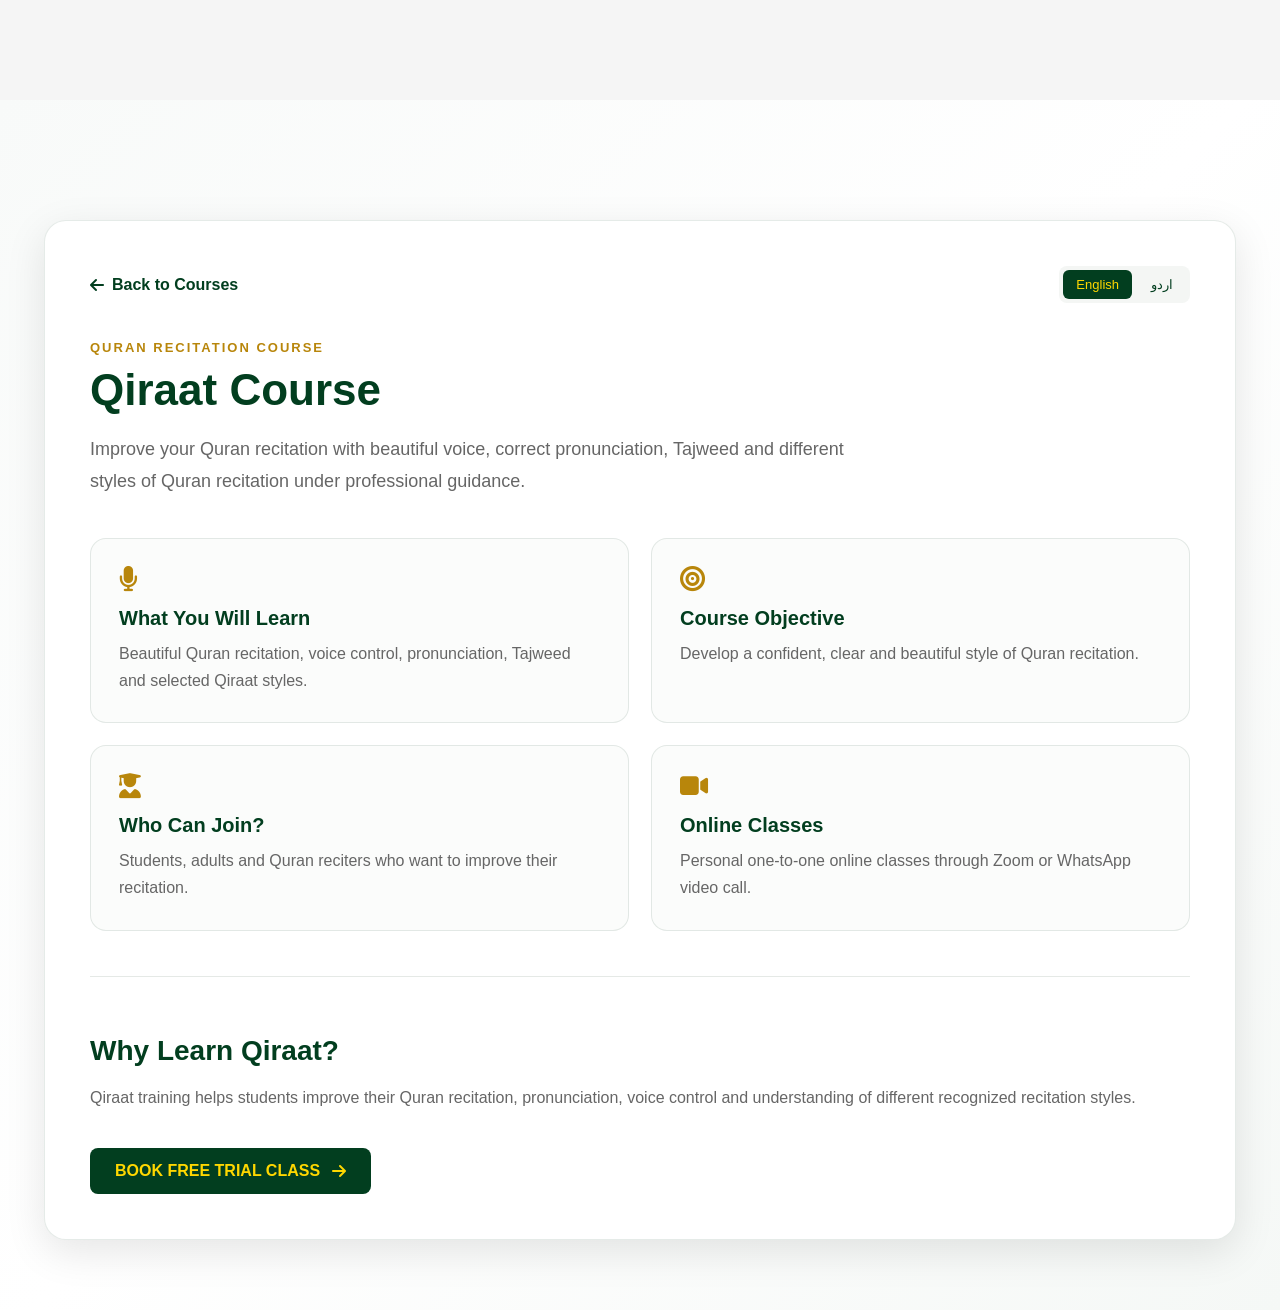
<file: qiraat-course.html>
<!DOCTYPE html>
<html lang="en">
<head>
<meta charset="UTF-8">
<meta name="viewport" content="width=device-width, initial-scale=1.0">

<title>Qiraat Course | Bayt-ul-Qirat Academy</title>

<meta name="description" content="Learn beautiful Quran recitation and Qiraat with professional guidance at BAYT-UL-QIRAT ACADEMY.">

<link rel="stylesheet" href="style.css">
<link rel="stylesheet" href="https://cdnjs.cloudflare.com/ajax/libs/font-awesome/6.5.2/css/all.min.css">
</head>

<body>

<section class="course-detail-page">
<div class="course-detail-container">

<div class="course-detail-top">

<a href="index.html#courses" class="back-course">
<i class="fas fa-arrow-left"></i>
Back to Courses
</a>

<div class="course-language">
<button class="active" onclick="showCourseDetail('en',this)">English</button>
<button onclick="showCourseDetail('ur',this)">اردو</button>
</div>

</div>

<div id="course-detail-en" class="course-detail-content">

<span class="course-detail-label">QURAN RECITATION COURSE</span>

<h1>Qiraat Course</h1>

<p class="course-detail-intro">
Improve your Quran recitation with beautiful voice, correct pronunciation,
Tajweed and different styles of Quran recitation under professional guidance.
</p>

<div class="course-detail-grid">

<div class="detail-box">
<i class="fas fa-microphone"></i>
<h3>What You Will Learn</h3>
<p>Beautiful Quran recitation, voice control, pronunciation, Tajweed and selected Qiraat styles.</p>
</div>

<div class="detail-box">
<i class="fas fa-bullseye"></i>
<h3>Course Objective</h3>
<p>Develop a confident, clear and beautiful style of Quran recitation.</p>
</div>

<div class="detail-box">
<i class="fas fa-user-graduate"></i>
<h3>Who Can Join?</h3>
<p>Students, adults and Quran reciters who want to improve their recitation.</p>
</div>

<div class="detail-box">
<i class="fas fa-video"></i>
<h3>Online Classes</h3>
<p>Personal one-to-one online classes through Zoom or WhatsApp video call.</p>
</div>

</div>

<div class="course-detail-section">
<h2>Why Learn Qiraat?</h2>
<p>
Qiraat training helps students improve their Quran recitation, pronunciation,
voice control and understanding of different recognized recitation styles.
</p>
</div>

<a href="index.html#admission" class="course-admission-btn">
BOOK FREE TRIAL CLASS
<i class="fas fa-arrow-right"></i>
</a>

</div>

<div id="course-detail-ur" class="course-detail-content" style="display:none;direction:rtl;">

<span class="course-detail-label">قرآنِ کریم کی خوبصورت تلاوت</span>

<h1>قراءت کورس</h1>

<p class="course-detail-intro">
خوبصورت آواز، درست تلفظ، تجوید اور مختلف اندازِ تلاوت کے ساتھ
قرآنِ کریم کی قراءت سیکھیں۔
</p>

<div class="course-detail-grid">

<div class="detail-box">
<i class="fas fa-microphone"></i>
<h3>آپ کیا سیکھیں گے؟</h3>
<p>خوبصورت تلاوت، آواز کا اتار چڑھاؤ، درست تلفظ، تجوید اور منتخب قراءت کے انداز۔</p>
</div>

<div class="detail-box">
<i class="fas fa-bullseye"></i>
<h3>کورس کا مقصد</h3>
<p>طلبہ کی تلاوت میں خوبصورتی، روانی، اعتماد اور درست ادائیگی پیدا کرنا۔</p>
</div>

<div class="detail-box">
<i class="fas fa-user-graduate"></i>
<h3>کون شامل ہو سکتا ہے؟</h3>
<p>طلبہ، بڑے اور وہ افراد جو اپنی تلاوت کو مزید بہتر بنانا چاہتے ہیں۔</p>
</div>

<div class="detail-box">
<i class="fas fa-video"></i>
<h3>آن لائن کلاسز</h3>
<p>Zoom یا WhatsApp Video Call کے ذریعے ذاتی ون ٹو ون کلاسز۔</p>
</div>

</div>

<div class="course-detail-section">
<h2>قراءت کیوں سیکھیں؟</h2>
<p>
قراءت کے ذریعے قرآنِ کریم کی تلاوت میں خوبصورتی، درست تلفظ،
آواز کی بہتری اور مختلف معروف اندازِ تلاوت کی مشق حاصل ہوتی ہے۔
</p>
</div>

<a href="index.html#admission" class="course-admission-btn">
مفت ٹرائل کلاس بک کریں
<i class="fas fa-arrow-left"></i>
</a>

</div>

</div>
</section>

<script>
function showCourseDetail(lang,button){
const english=document.getElementById("course-detail-en");
const urdu=document.getElementById("course-detail-ur");
const buttons=document.querySelectorAll(".course-language button");

buttons.forEach(btn=>btn.classList.remove("active"));
button.classList.add("active");

if(lang==="ur"){
english.style.display="none";
urdu.style.display="block";
}else{
urdu.style.display="none";
english.style.display="block";
}
}
</script>

</body>
</html>
</file>
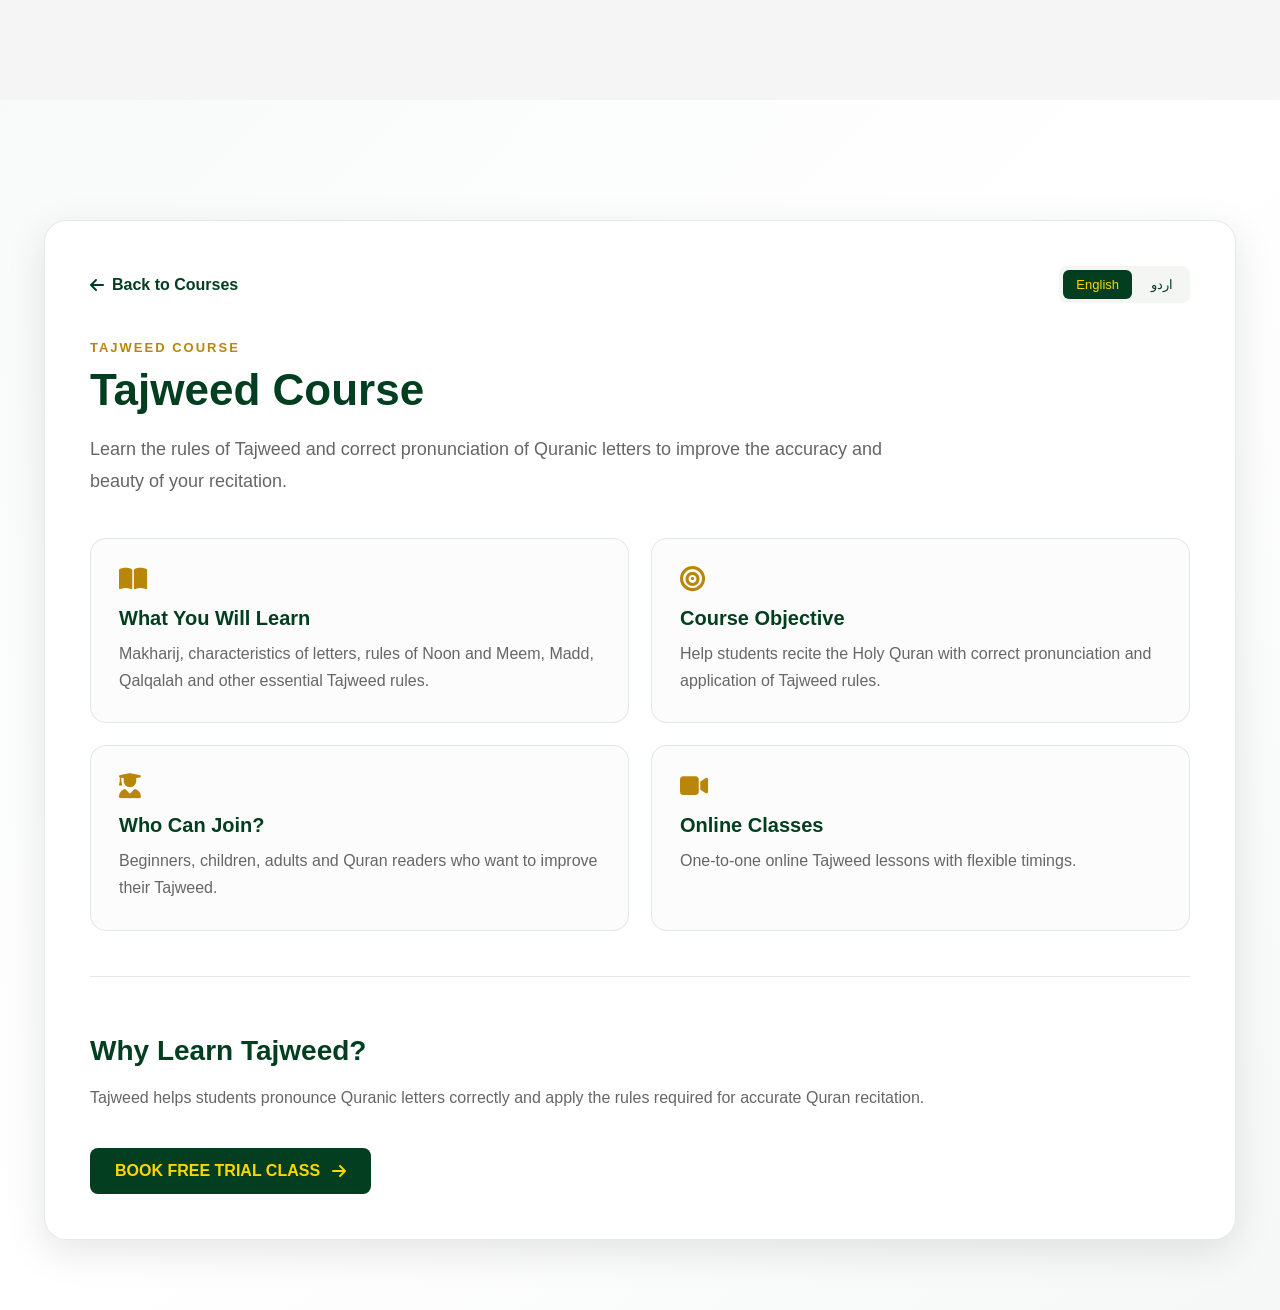
<file: tajweed.html>
<!DOCTYPE html>
<html lang="en">
<head>
<meta charset="UTF-8">
<meta name="viewport" content="width=device-width, initial-scale=1.0">

<title>Tajweed Course | Bayt-ul-Qirat Academy</title>

<meta name="description" content="Learn Tajweed and Makharij of the Holy Quran online with qualified teachers at BAYT-UL-QIRAT ACADEMY.">

<link rel="stylesheet" href="style.css">
<link rel="stylesheet" href="https://cdnjs.cloudflare.com/ajax/libs/font-awesome/6.5.2/css/all.min.css">
</head>

<body>

<section class="course-detail-page">
<div class="course-detail-container">

<div class="course-detail-top">

<a href="index.html#courses" class="back-course">
<i class="fas fa-arrow-left"></i>
Back to Courses
</a>

<div class="course-language">
<button class="active" onclick="showCourseDetail('en',this)">English</button>
<button onclick="showCourseDetail('ur',this)">اردو</button>
</div>

</div>

<div id="course-detail-en" class="course-detail-content">

<span class="course-detail-label">TAJWEED COURSE</span>

<h1>Tajweed Course</h1>

<p class="course-detail-intro">
Learn the rules of Tajweed and correct pronunciation of Quranic letters
to improve the accuracy and beauty of your recitation.
</p>

<div class="course-detail-grid">

<div class="detail-box">
<i class="fas fa-book-open"></i>
<h3>What You Will Learn</h3>
<p>Makharij, characteristics of letters, rules of Noon and Meem, Madd, Qalqalah and other essential Tajweed rules.</p>
</div>

<div class="detail-box">
<i class="fas fa-bullseye"></i>
<h3>Course Objective</h3>
<p>Help students recite the Holy Quran with correct pronunciation and application of Tajweed rules.</p>
</div>

<div class="detail-box">
<i class="fas fa-user-graduate"></i>
<h3>Who Can Join?</h3>
<p>Beginners, children, adults and Quran readers who want to improve their Tajweed.</p>
</div>

<div class="detail-box">
<i class="fas fa-video"></i>
<h3>Online Classes</h3>
<p>One-to-one online Tajweed lessons with flexible timings.</p>
</div>

</div>

<div class="course-detail-section">
<h2>Why Learn Tajweed?</h2>
<p>
Tajweed helps students pronounce Quranic letters correctly and apply
the rules required for accurate Quran recitation.
</p>
</div>

<a href="index.html#admission" class="course-admission-btn">
BOOK FREE TRIAL CLASS
<i class="fas fa-arrow-right"></i>
</a>

</div>

<div id="course-detail-ur" class="course-detail-content" style="display:none;direction:rtl;">

<span class="course-detail-label">تجوید کورس</span>

<h1>تجوید کورس</h1>

<p class="course-detail-intro">
قرآنِ کریم کے حروف کا درست تلفظ اور تجوید کے اصول سیکھیں تاکہ
آپ کی تلاوت درست اور خوبصورت ہو۔
</p>

<div class="course-detail-grid">

<div class="detail-box">
<i class="fas fa-book-open"></i>
<h3>آپ کیا سیکھیں گے؟</h3>
<p>مخارج، حروف کی صفات، نون اور میم کے احکام، مد، قلقلة اور تجوید کے دیگر بنیادی اصول۔</p>
</div>

<div class="detail-box">
<i class="fas fa-bullseye"></i>
<h3>کورس کا مقصد</h3>
<p>طلبہ کو قرآنِ کریم درست تلفظ اور تجوید کے اصولوں کے ساتھ پڑھنے کے قابل بنانا۔</p>
</div>

<div class="detail-box">
<i class="fas fa-user-graduate"></i>
<h3>کون شامل ہو سکتا ہے؟</h3>
<p>بچے، بڑے، beginners اور وہ طلبہ جو اپنی تجوید بہتر بنانا چاہتے ہیں۔</p>
</div>

<div class="detail-box">
<i class="fas fa-video"></i>
<h3>آن لائن کلاسز</h3>
<p>مناسب اوقات کے ساتھ ون ٹو ون آن لائن تجوید کلاسز۔</p>
</div>

</div>

<div class="course-detail-section">
<h2>تجوید کیوں سیکھیں؟</h2>
<p>
تجوید کے ذریعے قرآنِ کریم کے حروف کو صحیح مخارج سے ادا کرنا اور
تلاوت کے ضروری اصولوں کو درست طریقے سے لاگو کرنا سیکھا جاتا ہے۔
</p>
</div>

<a href="index.html#admission" class="course-admission-btn">
مفت ٹرائل کلاس بک کریں
<i class="fas fa-arrow-left"></i>
</a>

</div>

</div>
</section>

<script>
function showCourseDetail(lang,button){
const english=document.getElementById("course-detail-en");
const urdu=document.getElementById("course-detail-ur");
const buttons=document.querySelectorAll(".course-language button");

buttons.forEach(btn=>btn.classList.remove("active"));
button.classList.add("active");

if(lang==="ur"){
english.style.display="none";
urdu.style.display="block";
}else{
urdu.style.display="none";
english.style.display="block";
}
}
</script>

</body>
</html>
</file>
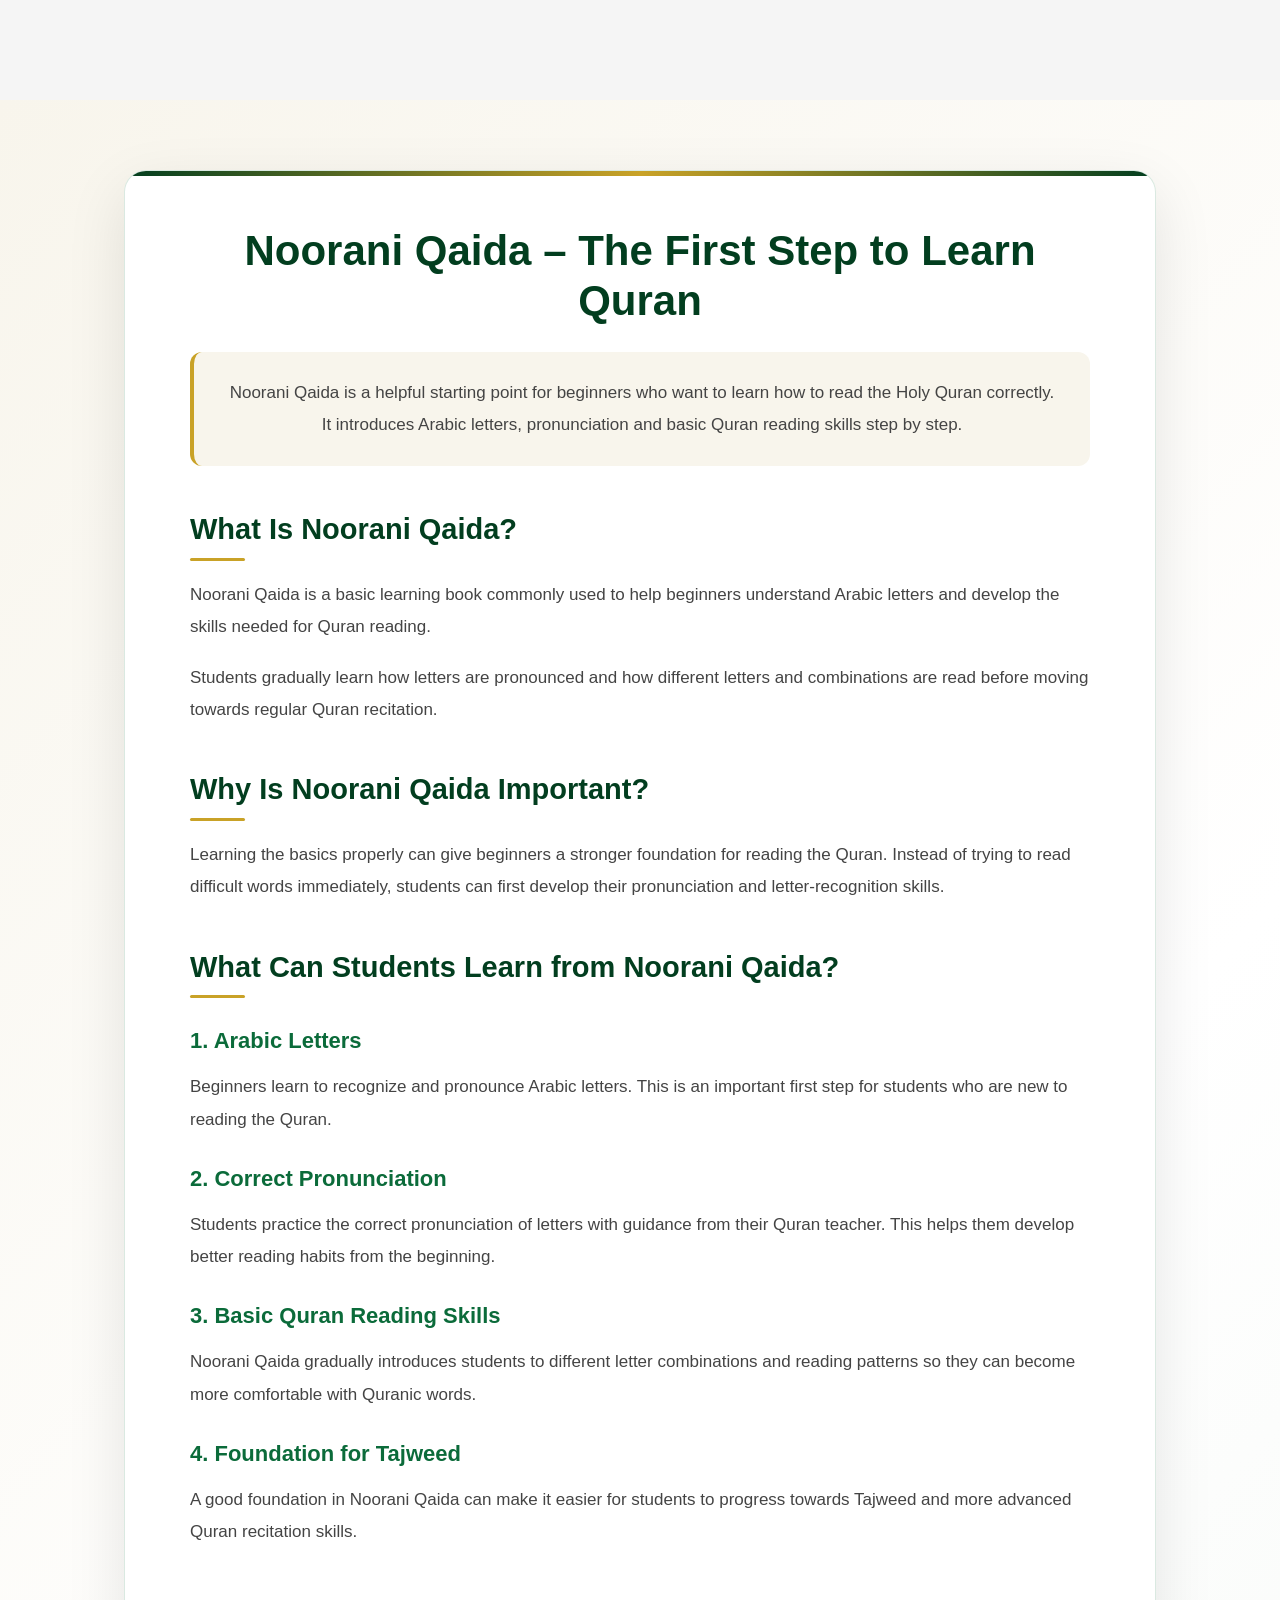
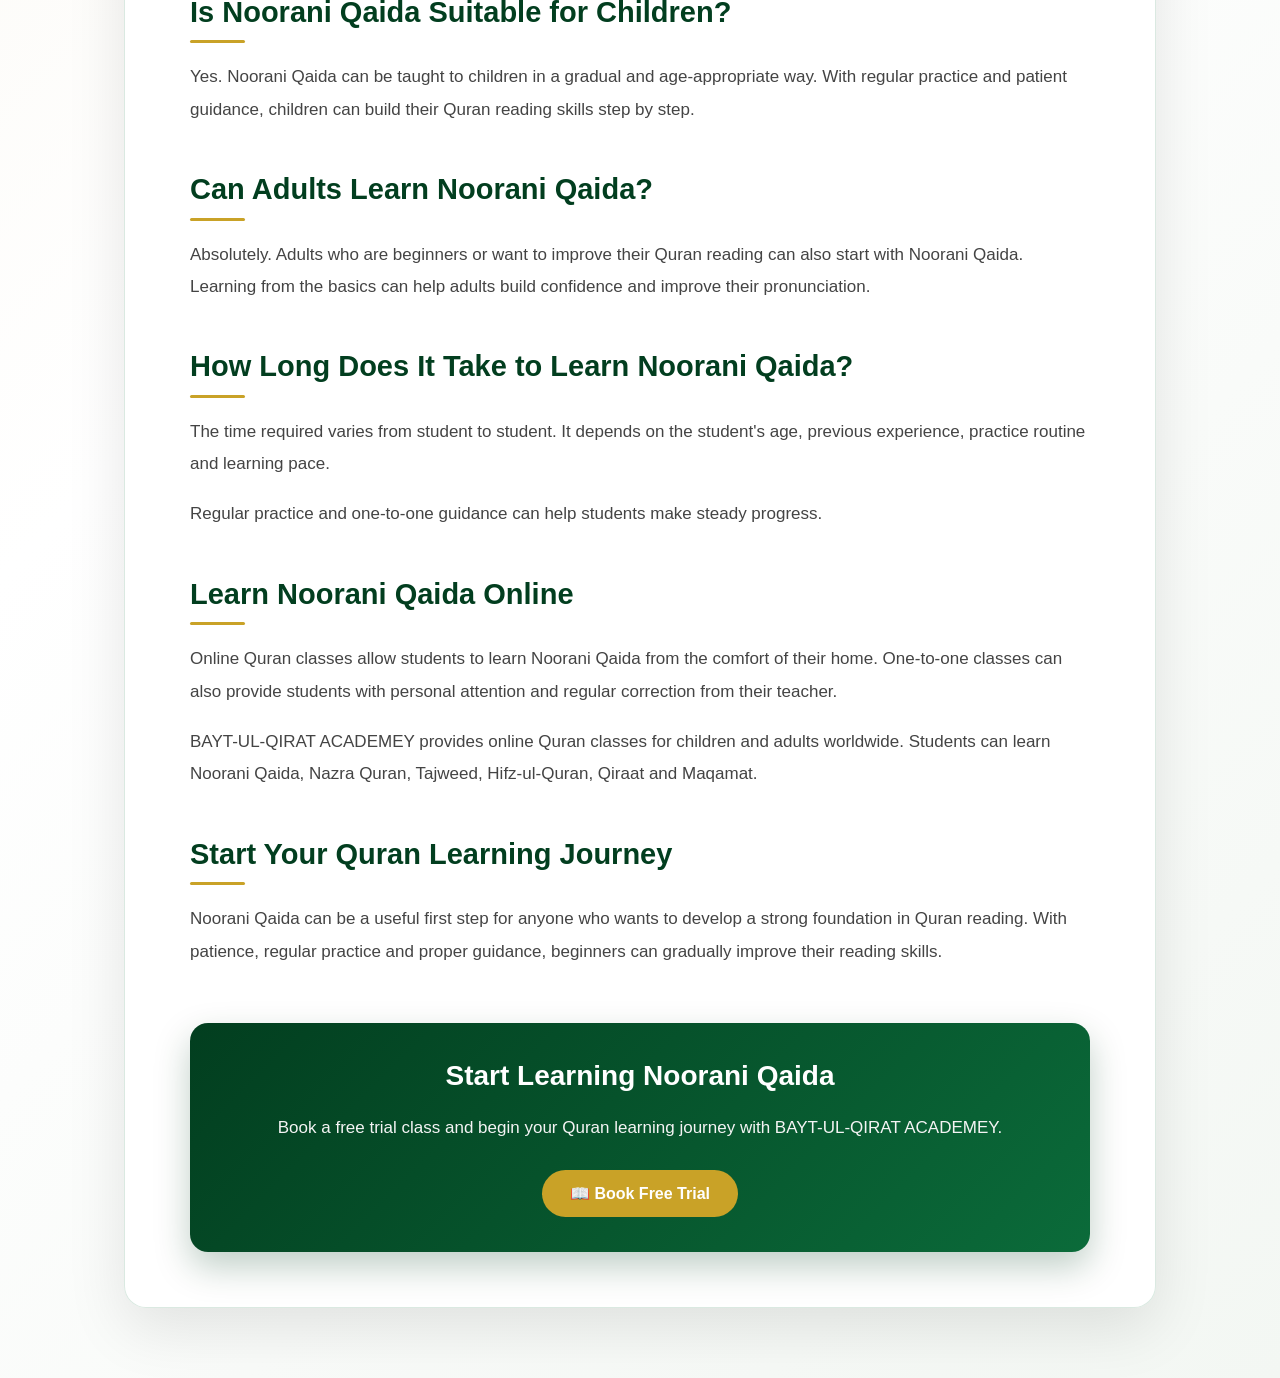
<file: blog/noorani-qaida-first-step-to-learn-quran.html>
<!DOCTYPE html>
<html lang="en">

<head>

    <meta charset="UTF-8">

    <meta name="viewport" content="width=device-width, initial-scale=1.0">

    <title>Noorani Qaida – The First Step to Learn Quran | BAYT-UL-QIRAT ACADEMEY</title>

    <meta name="description"
        content="Learn how Noorani Qaida helps beginners learn Quran reading, Arabic letters, pronunciation and basic Tajweed step by step with proper guidance.">

    <link rel="canonical"
        href="https://qarimuhammadali56-commits.github.io/baytulqirat-academy/blog/noorani-qaida-first-step-to-learn-quran.html">

    <link rel="stylesheet" href="../style.css">
    <link rel="stylesheet" href="blog.css">

</head>

<body>

    <main class="blog-article">

        <article>

            <h1>Noorani Qaida – The First Step to Learn Quran</h1>

            <p class="article-intro">
                Noorani Qaida is a helpful starting point for beginners who
                want to learn how to read the Holy Quran correctly. It
                introduces Arabic letters, pronunciation and basic Quran
                reading skills step by step.
            </p>


            <h2>What Is Noorani Qaida?</h2>

            <p>
                Noorani Qaida is a basic learning book commonly used to help
                beginners understand Arabic letters and develop the skills
                needed for Quran reading.
            </p>

            <p>
                Students gradually learn how letters are pronounced and how
                different letters and combinations are read before moving
                towards regular Quran recitation.
            </p>


            <h2>Why Is Noorani Qaida Important?</h2>

            <p>
                Learning the basics properly can give beginners a stronger
                foundation for reading the Quran. Instead of trying to read
                difficult words immediately, students can first develop their
                pronunciation and letter-recognition skills.
            </p>


            <h2>What Can Students Learn from Noorani Qaida?</h2>


            <h3>1. Arabic Letters</h3>

            <p>
                Beginners learn to recognize and pronounce Arabic letters.
                This is an important first step for students who are new to
                reading the Quran.
            </p>


            <h3>2. Correct Pronunciation</h3>

            <p>
                Students practice the correct pronunciation of letters with
                guidance from their Quran teacher. This helps them develop
                better reading habits from the beginning.
            </p>


            <h3>3. Basic Quran Reading Skills</h3>

            <p>
                Noorani Qaida gradually introduces students to different
                letter combinations and reading patterns so they can become
                more comfortable with Quranic words.
            </p>


            <h3>4. Foundation for Tajweed</h3>

            <p>
                A good foundation in Noorani Qaida can make it easier for
                students to progress towards Tajweed and more advanced Quran
                recitation skills.
            </p>


            <h2>Is Noorani Qaida Suitable for Children?</h2>

            <p>
                Yes. Noorani Qaida can be taught to children in a gradual and
                age-appropriate way. With regular practice and patient
                guidance, children can build their Quran reading skills step
                by step.
            </p>


            <h2>Can Adults Learn Noorani Qaida?</h2>

            <p>
                Absolutely. Adults who are beginners or want to improve their
                Quran reading can also start with Noorani Qaida. Learning
                from the basics can help adults build confidence and improve
                their pronunciation.
            </p>


            <h2>How Long Does It Take to Learn Noorani Qaida?</h2>

            <p>
                The time required varies from student to student. It depends
                on the student's age, previous experience, practice routine
                and learning pace.
            </p>

            <p>
                Regular practice and one-to-one guidance can help students
                make steady progress.
            </p>


            <h2>Learn Noorani Qaida Online</h2>

            <p>
                Online Quran classes allow students to learn Noorani Qaida
                from the comfort of their home. One-to-one classes can also
                provide students with personal attention and regular
                correction from their teacher.
            </p>

            <p>
                BAYT-UL-QIRAT ACADEMEY provides online Quran classes for
                children and adults worldwide. Students can learn Noorani
                Qaida, Nazra Quran, Tajweed, Hifz-ul-Quran, Qiraat and
                Maqamat.
            </p>


            <h2>Start Your Quran Learning Journey</h2>

            <p>
                Noorani Qaida can be a useful first step for anyone who wants
                to develop a strong foundation in Quran reading. With
                patience, regular practice and proper guidance, beginners
                can gradually improve their reading skills.
            </p>


            <div class="article-cta">

                <h2>Start Learning Noorani Qaida</h2>

                <p>
                    Book a free trial class and begin your Quran learning
                    journey with BAYT-UL-QIRAT ACADEMEY.
                </p>

                <a href="../index.html#admission"
                   class="article-btn">
                    📖 Book Free Trial
                </a>

            </div>

        </article>

    </main>

</body>

</html>
</file>
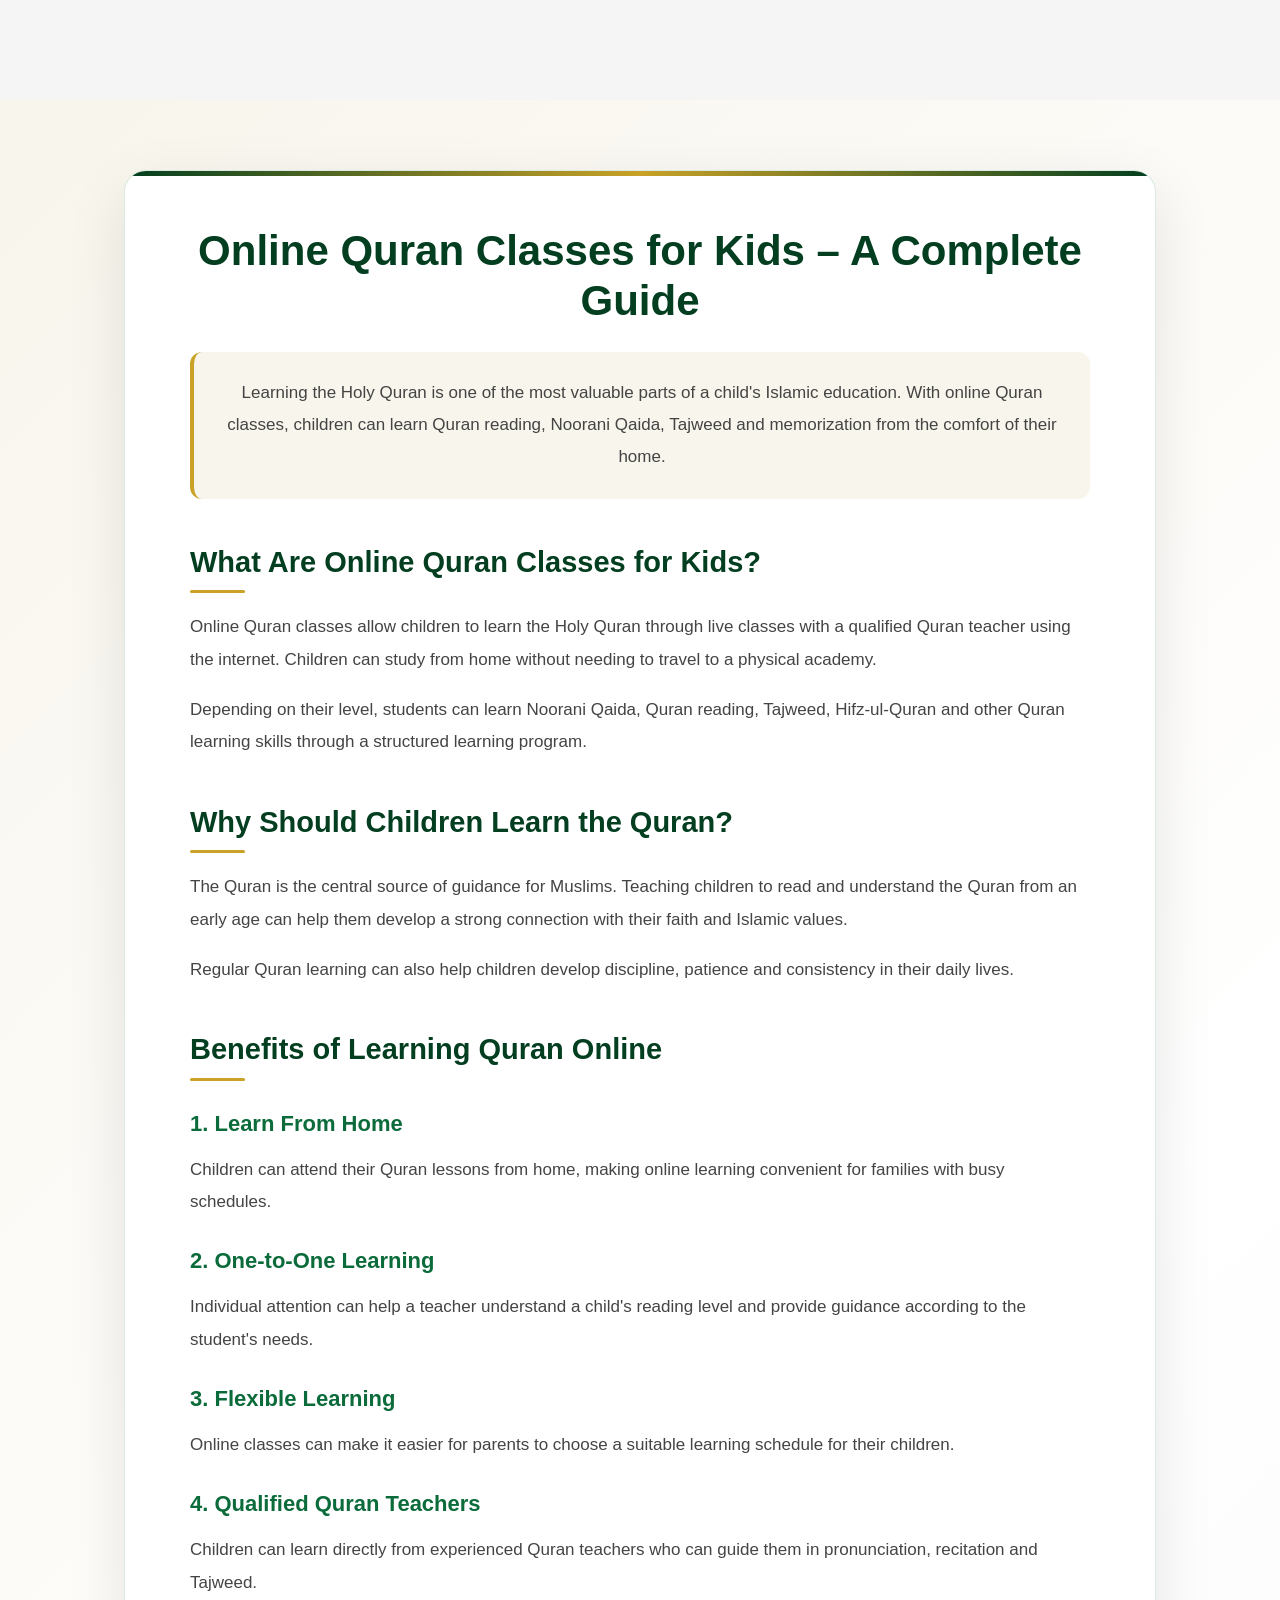
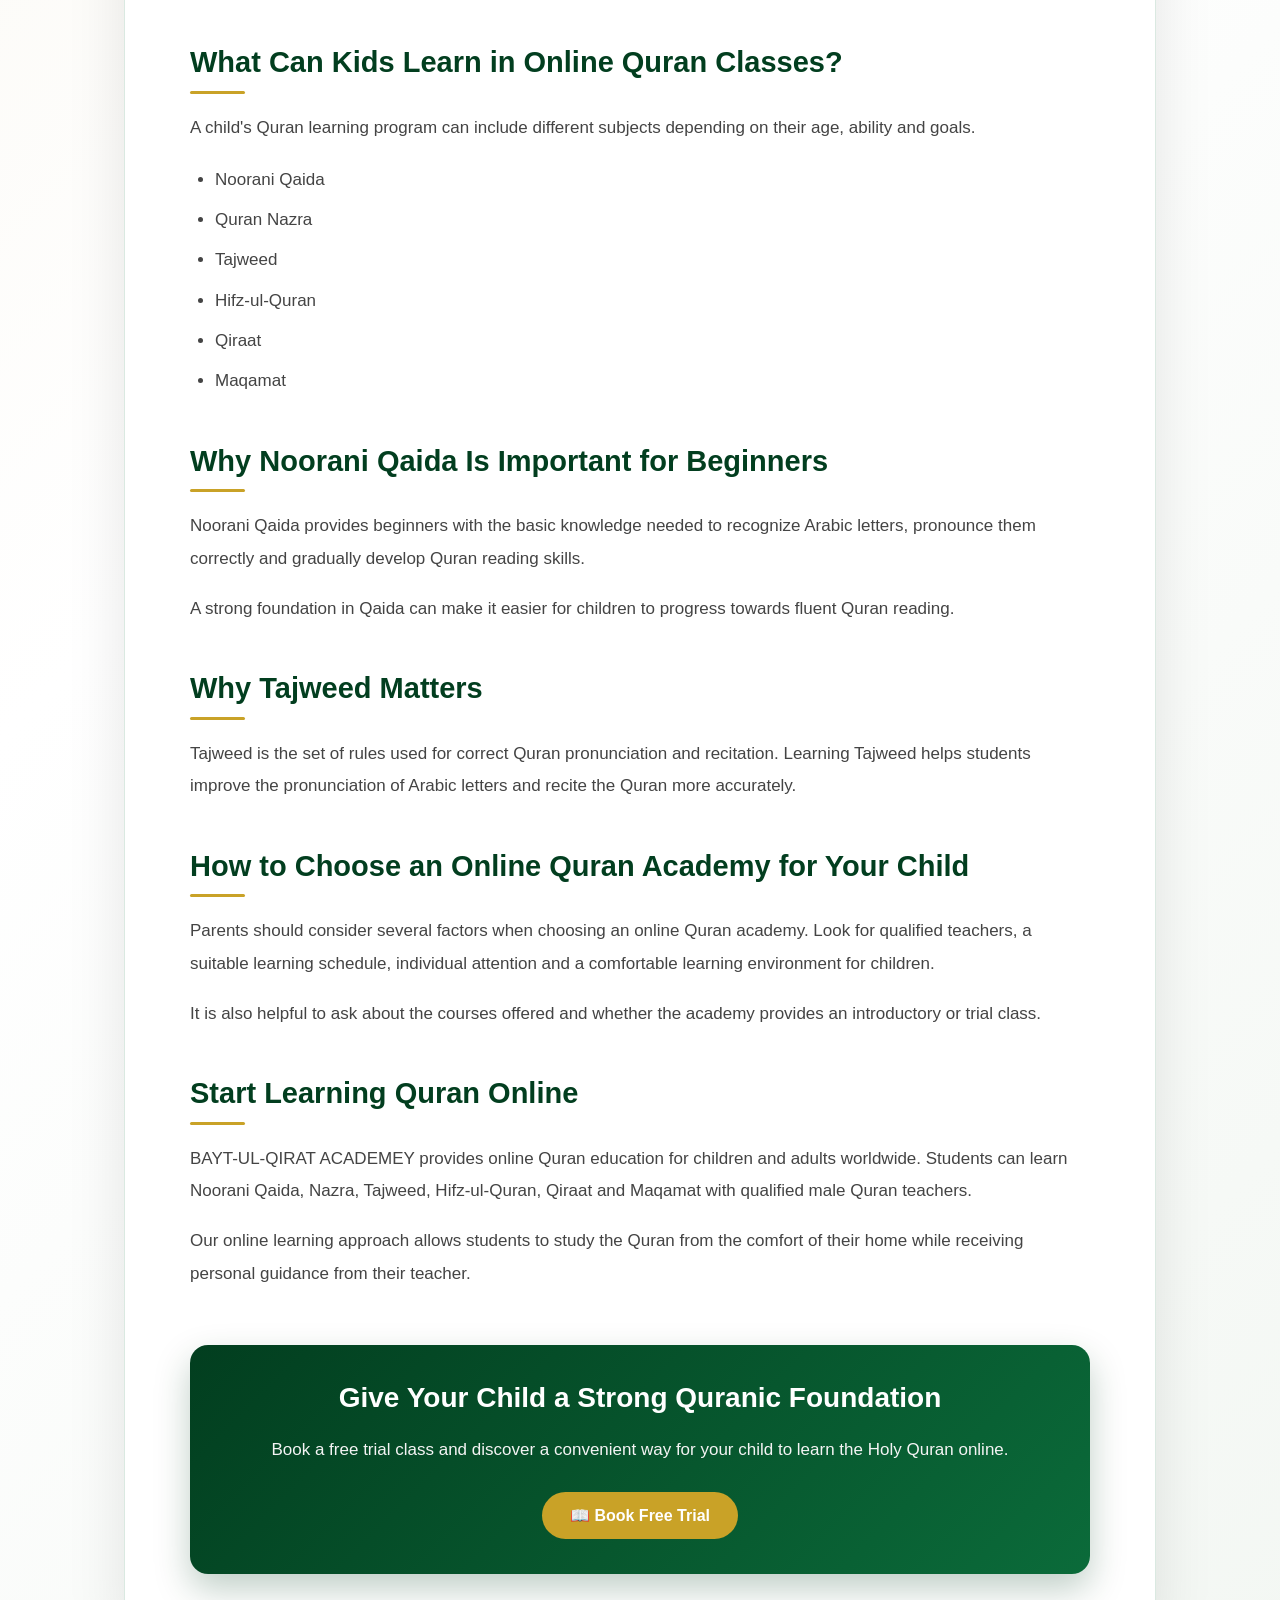
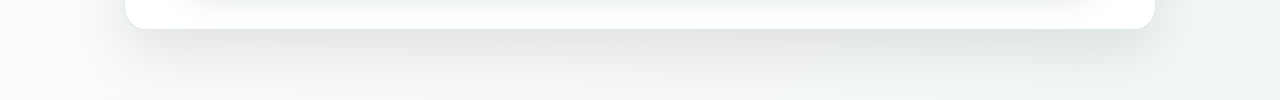
<file: blog/online-quran-classes-for-kids.html>
<!DOCTYPE html>
<html lang="en">

<head>

    <meta charset="UTF-8">

    <meta name="viewport" content="width=device-width, initial-scale=1.0">

    <title>Online Quran Classes for Kids | BAYT-UL-QIRAT ACADEMEY</title>

    <meta name="description"
        content="Learn about online Quran classes for kids with qualified teachers. Discover the benefits of learning Noorani Qaida, Quran reading, Tajweed and Hifz from home.">

    <link rel="canonical"
        href="https://qarimuhammadali56-commits.github.io/baytulqirat-academy/blog/online-quran-classes-for-kids.html">

    <link rel="stylesheet" href="../style.css">
    <link rel="stylesheet" href="blog.css">

    <link rel="icon" type="image/png" href="../image/favicon.png.png">

</head>

<body>

    <!-- =========================
             ARTICLE
    ========================== -->

    <main class="blog-article">

        <article>

            <h1>Online Quran Classes for Kids – A Complete Guide</h1>

            <p class="article-intro">
                Learning the Holy Quran is one of the most valuable parts
                of a child's Islamic education. With online Quran classes,
                children can learn Quran reading, Noorani Qaida, Tajweed
                and memorization from the comfort of their home.
            </p>


            <h2>What Are Online Quran Classes for Kids?</h2>

            <p>
                Online Quran classes allow children to learn the Holy Quran
                through live classes with a qualified Quran teacher using
                the internet. Children can study from home without needing
                to travel to a physical academy.
            </p>

            <p>
                Depending on their level, students can learn Noorani Qaida,
                Quran reading, Tajweed, Hifz-ul-Quran and other Quran
                learning skills through a structured learning program.
            </p>


            <h2>Why Should Children Learn the Quran?</h2>

            <p>
                The Quran is the central source of guidance for Muslims.
                Teaching children to read and understand the Quran from an
                early age can help them develop a strong connection with
                their faith and Islamic values.
            </p>

            <p>
                Regular Quran learning can also help children develop
                discipline, patience and consistency in their daily lives.
            </p>


            <h2>Benefits of Learning Quran Online</h2>

            <h3>1. Learn From Home</h3>

            <p>
                Children can attend their Quran lessons from home, making
                online learning convenient for families with busy schedules.
            </p>


            <h3>2. One-to-One Learning</h3>

            <p>
                Individual attention can help a teacher understand a child's
                reading level and provide guidance according to the student's
                needs.
            </p>


            <h3>3. Flexible Learning</h3>

            <p>
                Online classes can make it easier for parents to choose a
                suitable learning schedule for their children.
            </p>


            <h3>4. Qualified Quran Teachers</h3>

            <p>
                Children can learn directly from experienced Quran teachers
                who can guide them in pronunciation, recitation and Tajweed.
            </p>


            <h2>What Can Kids Learn in Online Quran Classes?</h2>

            <p>
                A child's Quran learning program can include different
                subjects depending on their age, ability and goals.
            </p>

            <ul>

                <li>Noorani Qaida</li>

                <li>Quran Nazra</li>

                <li>Tajweed</li>

                <li>Hifz-ul-Quran</li>

                <li>Qiraat</li>

                <li>Maqamat</li>

            </ul>


            <h2>Why Noorani Qaida Is Important for Beginners</h2>

            <p>
                Noorani Qaida provides beginners with the basic knowledge
                needed to recognize Arabic letters, pronounce them correctly
                and gradually develop Quran reading skills.
            </p>

            <p>
                A strong foundation in Qaida can make it easier for children
                to progress towards fluent Quran reading.
            </p>


            <h2>Why Tajweed Matters</h2>

            <p>
                Tajweed is the set of rules used for correct Quran
                pronunciation and recitation. Learning Tajweed helps students
                improve the pronunciation of Arabic letters and recite the
                Quran more accurately.
            </p>


            <h2>How to Choose an Online Quran Academy for Your Child</h2>

            <p>
                Parents should consider several factors when choosing an
                online Quran academy. Look for qualified teachers, a suitable
                learning schedule, individual attention and a comfortable
                learning environment for children.
            </p>

            <p>
                It is also helpful to ask about the courses offered and
                whether the academy provides an introductory or trial class.
            </p>


            <h2>Start Learning Quran Online</h2>

            <p>
                BAYT-UL-QIRAT ACADEMEY provides online Quran education for
                children and adults worldwide. Students can learn Noorani
                Qaida, Nazra, Tajweed, Hifz-ul-Quran, Qiraat and Maqamat
                with qualified male Quran teachers.
            </p>

            <p>
                Our online learning approach allows students to study the
                Quran from the comfort of their home while receiving
                personal guidance from their teacher.
            </p>


            <div class="article-cta">

                <h2>Give Your Child a Strong Quranic Foundation</h2>

                <p>
                    Book a free trial class and discover a convenient way
                    for your child to learn the Holy Quran online.
                </p>

                <a href="../index.html#admission" class="article-btn">
                    📖 Book Free Trial
                </a>

            </div>

        </article>

    </main>

</body>

</html>
</file>
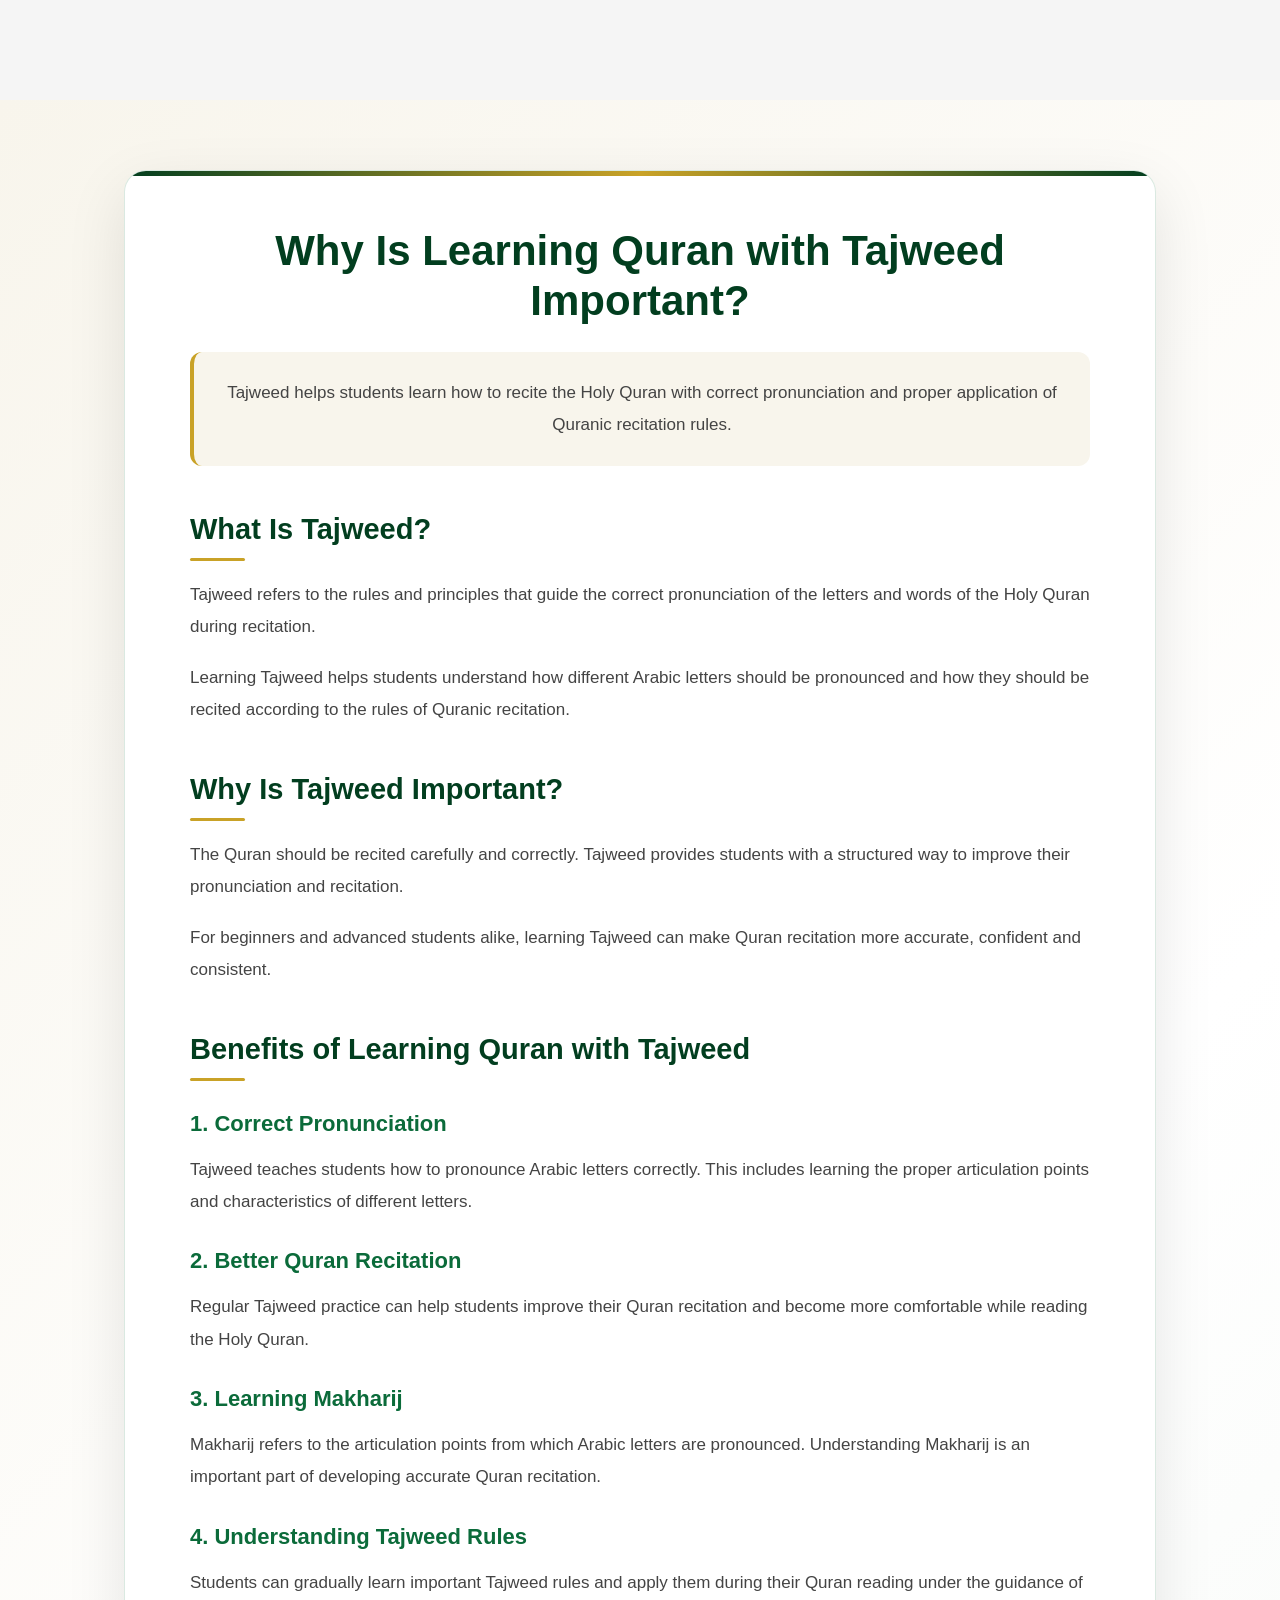
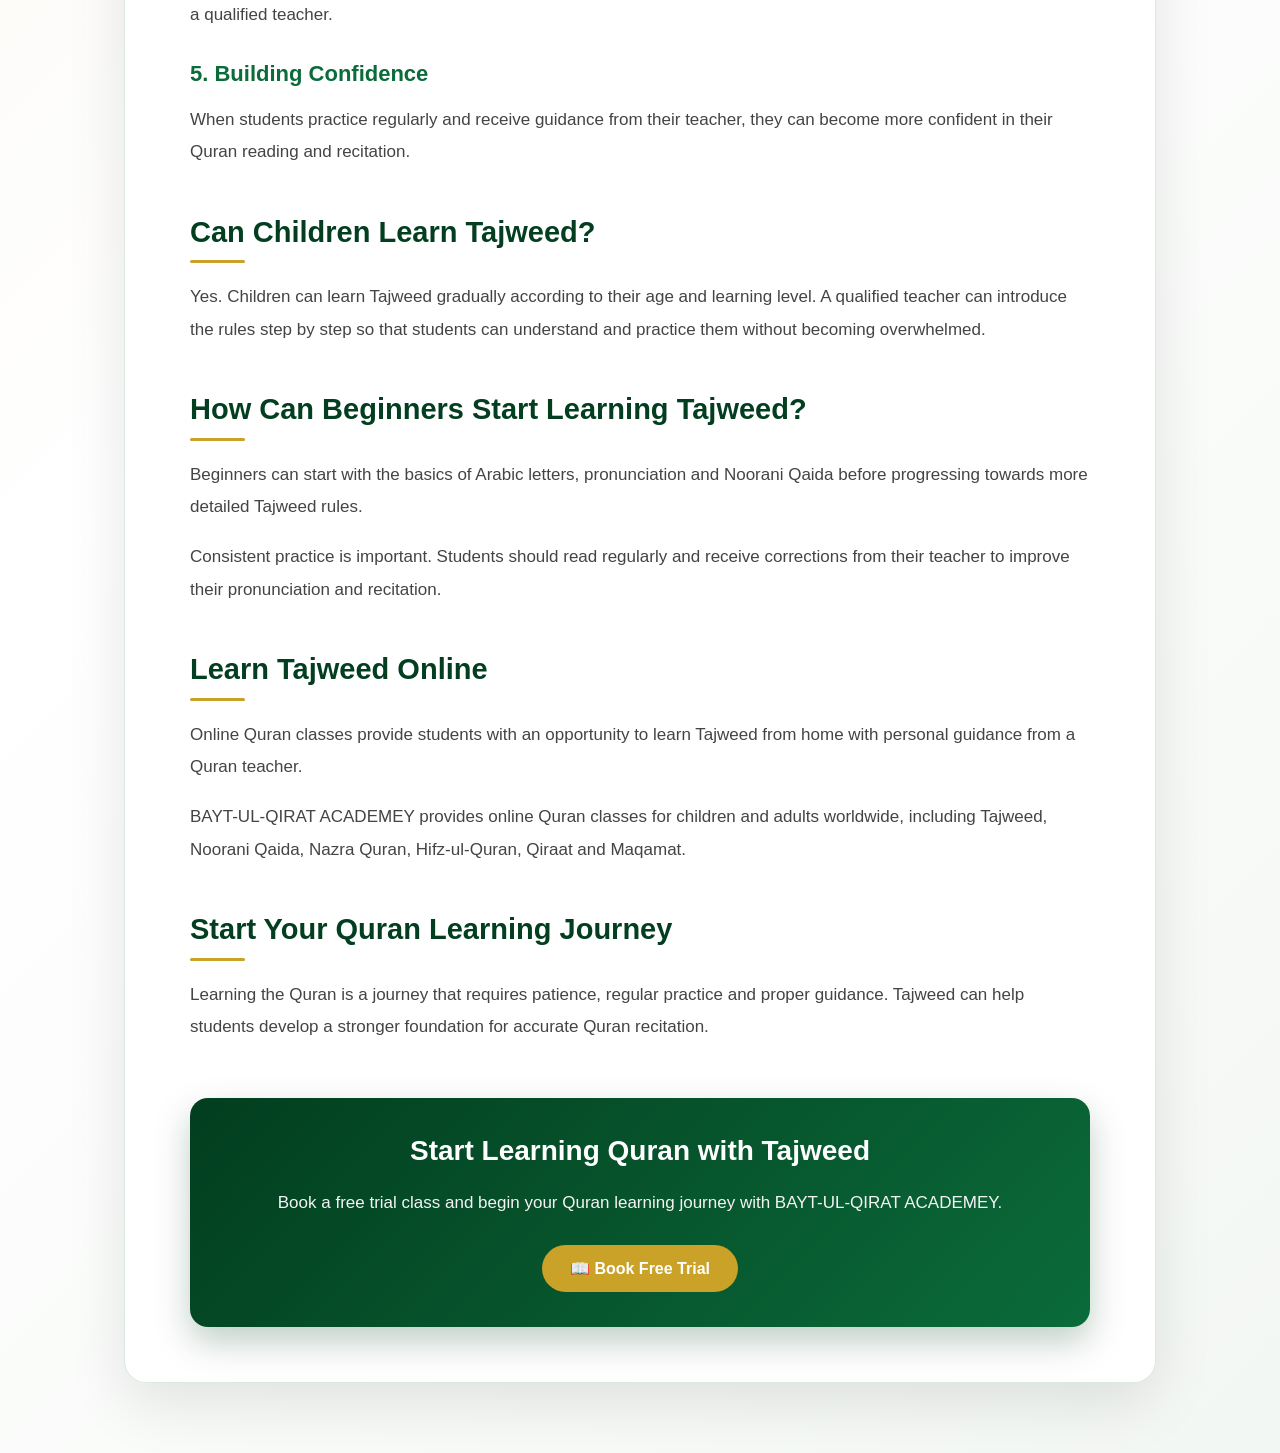
<file: blog/why-learning-quran-with-tajweed-is-important.html>
<!DOCTYPE html>
<html lang="en">

<head>

    <meta charset="UTF-8">

    <meta name="viewport" content="width=device-width, initial-scale=1.0">

    <title>Why Learning Quran with Tajweed Is Important | BAYT-UL-QIRAT ACADEMEY</title>

    <meta name="description"
        content="Learn why Tajweed is important for Quran recitation. Discover how proper pronunciation, Makharij and Tajweed rules can help students improve their Quran reading.">

    <link rel="canonical"
        href="https://qarimuhammadali56-commits.github.io/baytulqirat-academy/blog/why-learning-quran-with-tajweed-is-important.html">

    <link rel="stylesheet" href="../style.css">

    <link rel="stylesheet" href="blog.css">

</head>

<body>

    <!-- =========================
             BLOG ARTICLE
    ========================== -->

    <main class="blog-article">

        <article>

            <h1>Why Is Learning Quran with Tajweed Important?</h1>

            <p class="article-intro">
                Tajweed helps students learn how to recite the Holy Quran
                with correct pronunciation and proper application of
                Quranic recitation rules.
            </p>


            <h2>What Is Tajweed?</h2>

            <p>
                Tajweed refers to the rules and principles that guide the
                correct pronunciation of the letters and words of the Holy
                Quran during recitation.
            </p>

            <p>
                Learning Tajweed helps students understand how different
                Arabic letters should be pronounced and how they should be
                recited according to the rules of Quranic recitation.
            </p>


            <h2>Why Is Tajweed Important?</h2>

            <p>
                The Quran should be recited carefully and correctly.
                Tajweed provides students with a structured way to improve
                their pronunciation and recitation.
            </p>

            <p>
                For beginners and advanced students alike, learning Tajweed
                can make Quran recitation more accurate, confident and
                consistent.
            </p>


            <h2>Benefits of Learning Quran with Tajweed</h2>


            <h3>1. Correct Pronunciation</h3>

            <p>
                Tajweed teaches students how to pronounce Arabic letters
                correctly. This includes learning the proper articulation
                points and characteristics of different letters.
            </p>


            <h3>2. Better Quran Recitation</h3>

            <p>
                Regular Tajweed practice can help students improve their
                Quran recitation and become more comfortable while reading
                the Holy Quran.
            </p>


            <h3>3. Learning Makharij</h3>

            <p>
                Makharij refers to the articulation points from which Arabic
                letters are pronounced. Understanding Makharij is an
                important part of developing accurate Quran recitation.
            </p>


            <h3>4. Understanding Tajweed Rules</h3>

            <p>
                Students can gradually learn important Tajweed rules and
                apply them during their Quran reading under the guidance of
                a qualified teacher.
            </p>


            <h3>5. Building Confidence</h3>

            <p>
                When students practice regularly and receive guidance from
                their teacher, they can become more confident in their Quran
                reading and recitation.
            </p>


            <h2>Can Children Learn Tajweed?</h2>

            <p>
                Yes. Children can learn Tajweed gradually according to their
                age and learning level. A qualified teacher can introduce
                the rules step by step so that students can understand and
                practice them without becoming overwhelmed.
            </p>


            <h2>How Can Beginners Start Learning Tajweed?</h2>

            <p>
                Beginners can start with the basics of Arabic letters,
                pronunciation and Noorani Qaida before progressing towards
                more detailed Tajweed rules.
            </p>

            <p>
                Consistent practice is important. Students should read
                regularly and receive corrections from their teacher to
                improve their pronunciation and recitation.
            </p>


            <h2>Learn Tajweed Online</h2>

            <p>
                Online Quran classes provide students with an opportunity
                to learn Tajweed from home with personal guidance from a
                Quran teacher.
            </p>

            <p>
                BAYT-UL-QIRAT ACADEMEY provides online Quran classes for
                children and adults worldwide, including Tajweed, Noorani
                Qaida, Nazra Quran, Hifz-ul-Quran, Qiraat and Maqamat.
            </p>


            <h2>Start Your Quran Learning Journey</h2>

            <p>
                Learning the Quran is a journey that requires patience,
                regular practice and proper guidance. Tajweed can help
                students develop a stronger foundation for accurate Quran
                recitation.
            </p>


            <div class="article-cta">

                <h2>Start Learning Quran with Tajweed</h2>

                <p>
                    Book a free trial class and begin your Quran learning
                    journey with BAYT-UL-QIRAT ACADEMEY.
                </p>

                <a href="../index.html#admission"
                   class="article-btn">
                    📖 Book Free Trial
                </a>

            </div>

        </article>

    </main>

</body>

</html>
</file>
<file: style.css>
body{
    margin:0;
    font-family:Arial, sans-serif;
    background:#f5f5f5;
}

body{

padding-top:100px;

}
@keyframes spin{

    from{
        transform: rotate(0deg);
    }

    to{
        transform: rotate(360deg);
    }

}


/* Logo Rotation Animation */

@keyframes logoRotate{

    from{
        transform: rotate(0deg);
    }

    to{
        transform: rotate(360deg);
    }

}

/*==========================
        HERO SECTION
==========================*/

.hero{

    background:linear-gradient(rgba(1,68,33,.78),rgba(1,68,33,.78)),
    url("image/hero-bg..webp") center center/cover no-repeat;

    min-height:85vh;

    display:flex;
    justify-content:center;
    align-items:center;

    text-align:center;

    padding:40px 20px;

}


.hero-overlay{

    max-width:900px;

}


.hero h3{

    color:#FFD700;
    font-size:32px;
    margin-bottom:15px;
  text-shadow:
    0 0 8px rgba(184, 0, 0, 0.6),
    0 0 18px rgba(2, 53, 121, 0.4);

}
.hero h2{

    color:#FFE55C;

    font-size:32px;

    line-height:1.8;

    margin-bottom:20px;

    font-weight:700;

    text-shadow:
    0 0 8px rgba(255,229,92,.6),
    0 0 18px rgba(255,215,0,.4);

}

.hero h1{

    color:#FFD700;
    font-size:32px;
    margin-bottom:20px;
    font-weight:700;

}
.hero h2{

    color:#FFD700 !important;

    font-size:32px;

    line-height:1.8;

    margin-bottom:20px;

    font-weight:700;

     text-shadow:
    0 0 8px rgba(184, 0, 0, 0.6),
    0 0 18px rgba(2, 53, 121, 0.4);

}

.hero p{

    color:#ffffff;
    font-size:20px;
    line-height:1.8;
    max-width:800px;
    margin:0 auto 35px;

}


.hero-buttons{

    display:flex;
    justify-content:center;
    gap:20px;
    flex-wrap:wrap;

}


.hero-btn,
.hero-btn2{

    padding:15px 34px;
    border-radius:50px;
    text-decoration:none;
    font-size:18px;
    font-weight:bold;
    transition:.3s;

}


.hero-btn{

    background:#FFD700;
    color:#031f6b;

}


.hero-btn:hover{

    background:#7f7002;
    transform:translateY(-4px);

}


.hero-btn2{

    background:#25D366;
    color:#031f6b;

}


.hero-btn2:hover{

    background:#1DA851;
    transform:translateY(-4px);

}
.hero{

padding-top:120px;

}

/*==========================
      MOBILE RESPONSIVE
==========================*/

@media(max-width:768px){

.hero{

    min-height:75vh;
    padding:30px 15px;

}

.hero h1{

    font-size:34px;

}

.hero h2{

    font-size:22px;

}

.hero h3{

    font-size:17px;

}

.hero p{

    font-size:16px;

}

.hero-buttons{

    flex-direction:column;
    align-items:center;

}

.hero-btn,
.hero-btn2{

    width:85%;

}

}

/* Buttons */

.call-btn{
    background:#003B8E;
    color:white;
    border:none;
    padding:15px 35px;
    font-size:18px;
    border-radius:8px;
    cursor:pointer;
    margin:10px;
}

.call-btn:hover{
    background:#15509d;
}

.whatsapp-btn{
    background:#088937;
    color:white;
    border:none;
    padding:15px 35px;
    font-size:18px;
    border-radius:8px;
    cursor:pointer;
    margin:10px;
}

.whatsapp-btn:hover{
    background:#1DA851;
}

/* Courses */

.courses{
    padding:70px 20px;
    text-align:center;
}

.courses h2{
    color:#023e1f;
    font-size:40px;
}

.course-box{
    display:flex;
    justify-content:center;
    flex-wrap:wrap;
    gap:25px;
}

.card{
    width:250px;
    background:white;
    padding:25px;
    border-radius:15px;
    box-shadow:0 5px 15px rgba(0,0,0,.15);
    transition:0.3s;
}

.card:hover{
    transform:translateY(-10px);
}

.card h3{
    color:#023e1f;
}

.card p{
    color:#555;
}
.courses{
    padding:80px 20px;
    background:#f8f8f8;
    text-align:center;
}

.courses h2{
    font-size:42px;
    color:#023e1f;
    margin-bottom:10px;
}

.courses p{
    color:#555;
    margin-bottom:40px;
}

.course-box{
    display:flex;
    flex-wrap:wrap;
    justify-content:center;
    gap:25px;
}

.card{
    width:280px;
    background:white;
    padding:25px;
    border-radius:15px;
    box-shadow:0 8px 20px rgba(0,0,0,.12);
    transition:.3s;
}

.card:hover{
    transform:translateY(-8px);
}

.card h3{
    color:#024825;
}

.card p{
    color:#777777;
}
.contact{
    padding:80px 20px;
    background:linear-gradient(135deg,#023e1f,#006b3c,#00a86b);
    color:white;
    text-align:center;
    position:relative;
    overflow:hidden;
}

/* Background animation */
.contact::before{
    content:"";
    position:absolute;
    width:300px;
    height:300px;
    background:rgba(255,255,255,0.15);
    border-radius:50%;
    top:-100px;
    left:-100px;
    animation:moveCircle 8s infinite alternate;
}

.contact::after{
    content:"";
    position:absolute;
    width:250px;
    height:250px;
    background:rgba(255,255,255,0.12);
    border-radius:50%;
    bottom:-80px;
    right:-80px;
    animation:moveCircle2 10s infinite alternate;
}


.contact h2{
    font-size:42px;
    margin-bottom:15px;
    position:relative;
    z-index:2;
    animation:fadeDown 1s ease;
}


.contact-box{
    display:flex;
    justify-content:center;
    flex-wrap:wrap;
    gap:25px;
    margin-top:40px;
    position:relative;
    z-index:2;
}
.contact-card{

    background:rgba(255,255,255,0.95);
    color:#04492b;

    width:260px;
    padding:25px;

    border-radius:20px;

    box-shadow:0 15px 35px rgba(0,0,0,.25);

    transition:.5s;

    animation:cardShow 1s ease;
    text-decoration:none;
    display:block;
    cursor:pointer;

}

/* Card Hover */
.contact-card:hover{

    background:#FFF8D6;

    transform:translateY(-12px) scale(1.03);

    box-shadow:0 25px 45px rgba(255,215,0,.35);

    color:#04492b;

}
.contact-card h3{

    color:#04492b;
    margin-bottom:12px;

}

.contact-card p{

    color:#04492b;
    margin:0;

}
/* Animations */

@keyframes moveCircle{
    from{
        transform:translate(0,0);
    }
    to{
        transform:translate(150px,100px);
    }
}


@keyframes moveCircle2{
    from{
        transform:translate(0,0);
    }
    to{
        transform:translate(-120px,-80px);
    }
}


@keyframes fadeDown{
    from{
        opacity:0;
        transform:translateY(-30px);
    }
    to{
        opacity:1;
        transform:translateY(0);
    }
}


@keyframes cardShow{
    from{
        opacity:0;
        transform:translateY(50px);
    }
    to{
        opacity:1;
        transform:translateY(0);
    }
}
/* ===== PREMIUM ADMISSION ===== */

.admission{
    padding:90px 20px;
    background:linear-gradient(135deg,#023e1f,#0a6b35);
    text-align:center;
}

.admission h2{
    color:#FFD700;
    font-size:44px;
    margin-bottom:15px;
}

.admission p{
    color:#fff;
    font-size:18px;
    margin-bottom:40px;
}

.admission-form{
    max-width:700px;
    margin:auto;
    background:rgba(255,255,255,.12);
    backdrop-filter:blur(12px);
    padding:40px;
    border-radius:20px;
    border:1px solid rgba(255,255,255,.25);
    box-shadow:0 15px 40px rgba(0,0,0,.35);
}

.admission-form input,
.admission-form select{
    width:100%;
    padding:16px 20px;
    margin:12px 0;
    border:none;
    border-radius:12px;
    font-size:17px;
    background:#fff;
    outline:none;
    transition:.3s;
    box-sizing:border-box;
}

.admission-form input:focus,
.admission-form select:focus{
    transform:scale(1.02);
    box-shadow:0 0 15px rgba(255,215,0,.5);
}

.admission-form button{
    width:100%;
    padding:16px;
    margin-top:20px;
    border:none;
    border-radius:12px;
    background:#FFD700;
    color:#023e1f;
    font-size:20px;
    font-weight:bold;
    cursor:pointer;
    transition:.3s;
}

.admission-form button:hover{
    background:#ffffff;
    transform:translateY(-4px);
    box-shadow:0 10px 20px rgba(0,0,0,.3);
}


@keyframes adMove{

    from{
        transform:translate(0,0);
    }

    to{
        transform:translate(150px,120px);
    }

}



@keyframes adMove2{

    from{
        transform:translate(0,0);
    }

    to{
        transform:translate(-120px,-100px);
    }

}



@keyframes adTitle{

    from{
        opacity:0;
        transform:translateY(-40px);
    }

    to{
        opacity:1;
        transform:translateY(0);
    }

}
.contact > p{
    color:white;
}.contact h2{
    font-size:42px;
    margin-bottom:15px;
    color:white;
}.hero h2{
    color:#023e1f;
    font-size:55px;
    margin:40px 0;
    font-weight:bold;
}
.admission{
    padding:90px 20px;
    background:linear-gradient(135deg,#023e1f,#c9a227);
    text-align:center;
}
.admission{
    padding:90px 20px;
    background:#f8f8f8;
    text-align:center;
}


.admission h2{
    font-size:42px;
    color:#023e1f;
}


.admission p{
    color:#555;
    font-size:18px;
    margin-bottom:40px;
}


.admission-form{
    max-width:600px;
    margin:auto;
    background:white;
    padding:40px;
    border-radius:20px;
    box-shadow:0 10px 30px rgba(0,0,0,.15);
}


.admission-form input,
.admission-form select{

    width:90%;
    padding:15px;
    margin:10px;

    border:1px solid #ddd;
    border-radius:10px;

    font-size:16px;
}


.admission-form input:focus,
.admission-form select:focus{

    outline:none;
    border-color:#023e1f;

}


.admission-form button{

    margin-top:20px;

    background:#023e1f;
    color:white;

    padding:15px 40px;

    border:none;
    border-radius:30px;

    font-size:18px;

    cursor:pointer;

    transition:.3s;

}


.admission-form button:hover{

    background:#c9a227;
    transform:scale(1.05);

}
.about{
    padding:80px 20px;
    background:#ffffff;
    text-align:center;
}

.about h2{
    color:#023e1f;
    font-size:42px;
    margin-bottom:20px;
}

.about h3{
    color:#0b6b3a;
    font-size:26px;
    margin-bottom:15px;
}

.about-text{
    max-width:950px;
    margin:0 auto 50px;
    color:#444;
    line-height:1.9;
    font-size:18px;
}

.about-box{
    display:flex;
    justify-content:center;
    flex-wrap:wrap;
    gap:25px;
}

.about-card{
    width:280px;
    background:#f8f8f8;
    padding:25px;
    border-radius:15px;
    box-shadow:0 8px 20px rgba(0,0,0,.10);
    transition:.3s;
}

.about-card:hover{
    transform:translateY(-10px);
}

.about-card h3{
    color:#023e1f;
}

.about-card p{
    color:#555;
    line-height:1.7;
}
.call-btn {

    background:#0645c0;

}



.whatsapp-btn {

    background:#05a94d;

}



.about-buttons a:hover {

    transform:translateY(-8px);
    box-shadow:0 10px 20px rgba(0,0,0,0.2);

}



/* Animation */

@keyframes aboutShow {

    from {

        opacity:0;
        transform:translateY(80px);

    }


    to {

        opacity:1;
        transform:translateY(0);

    }

}
@media (max-width: 768px) {

  .about-section {
    flex-direction: column;
    text-align: center;
  }

  h1 {
    font-size: 32px;
  }

  .course-card {
    width: 100%;
  }

}
img {
    max-width: 100%;
    height: auto;
}
@media(max-width:768px){
.nav-links{
display:none;
}
.menu-icon{
display:block;
}
}
nav a{

    color:white;

    text-decoration:none;

    margin-left:25px;

    font-size:20px;

    font-weight:600;

    transition:.3s;

}

nav a:hover{

    color:#FFD700;

}@keyframes logoFloat{

0%{

transform:translateY(0px);

}

50%{

transform:translateY(-6px);

}

100%{

transform:translateY(0px);

}

}

.logo{
    font-size:32px;
    margin-bottom:15px;
}

nav{
    display:flex;
    flex-wrap:wrap;
    justify-content:center;
    gap:12px;
}

nav a{
    margin:5px;
    font-size:16px;
}

.hero{
    padding:60px 20px;
}

.hero h1{
    font-size:34px;
}

.hero h2{
    font-size:28px;
}

.hero h3{
    font-size:22px;
}

.hero p{
    font-size:17px;
}

.call-btn,
.whatsapp-btn{
    display:block;
    width:90%;
    margin:12px auto;
}

.course-box,
.about-box,
.contact-box{
    flex-direction:column;
    align-items:center;
}

.card,
.about-card,
.contact-card{
    width:90%;
}


.info-box{
    background:rgba(255,255,255,.10);
    backdrop-filter:blur(10px);
    border:1px solid rgba(255,255,255,.20);
    border-radius:18px;
    padding:22px;
    transition:.4s;
}

.info-box:hover{
    transform:translateY(-8px);
    background:rgba(255,215,0,.15);
    box-shadow:0 12px 30px rgba(0,0,0,.30);
}

.info-box h4{
    color:#FFD700;
    font-size:22px;
    margin-bottom:12px;
}

.info-box p{
    color:#ffffff;
    line-height:1.8;
    font-size:16px;
}

.trial-btn{
    display:inline-block;
    margin-top:40px;
    padding:16px 35px;
    background:#FFD700;
    color:#014421;
    text-decoration:none;
    font-size:19px;
    font-weight:bold;
    border-radius:50px;
    transition:.4s;
    box-shadow:0 8px 20px rgba(0,0,0,.30);
}

.trial-btn:hover{
    background:#ffffff;
    color:#014421;
    transform:translateY(-5px);
    box-shadow:0 12px 30px rgba(255,215,0,.45);
}

/*==========================
     MOBILE RESPONSIVE
==========================*/

@media(max-width:992px){
}

.info-box p{
    color:#444;
    font-size:16px;
    animation: fadeUp 1.5s ease;
}
@keyframes fadeUp {
    from {
        opacity:0;
        transform:translateY(30px);
    }
    to {
        opacity:1;
        transform:translateY(0);
    }
}

@keyframes fadeDown {
    from {
        opacity:0;
        transform:translateY(-30px);
    }
    to {
        opacity:1;
        transform:translateY(0);
    }
}
.trial-btn{
    display:inline-block;
    margin-top:20px;
    padding:16px 42px;
    background:linear-gradient(135deg,#FFD700,#D4AF37);
    color:#023e1f;
    font-size:18px;
    font-weight:bold;
    text-decoration:none;
    border-radius:50px;
    transition:.35s;
    box-shadow:0 10px 25px rgba(0,0,0,.25);
}

.trial-btn:hover{
    transform:translateY(-5px) scale(1.05);
    box-shadow:0 15px 35px rgba(0,0,0,.35);
}
/* ===== Statistics Section ===== */

.stats{
    background:#023e1f;
    padding:80px 20px;
    text-align:center;
}

.stats h2{
    color:#ffffff;
    font-size:42px;
    margin-bottom:50px;
}

.stats-container{
    display:flex;
    justify-content:center;
    gap:25px;
    flex-wrap:wrap;
}

.stat-box{
    width:220px;
    background:#ffffff;
    border-radius:15px;
    padding:30px 20px;
    box-shadow:0 10px 25px rgba(0,0,0,.15);
    transition:.4s;
}

.stat-box:hover{
    transform:translateY(-10px) scale(1.05);
}

.stat-box h3{
    font-size:45px;
    color:#0b6b3a;
    margin-bottom:10px;
}

.stat-box p{
    font-size:20px;
    color:#555;
    font-weight:bold;
}
/* Testimonials */

.testimonials{
    padding:80px 20px;
    background:#f8f8f8;
    text-align:center;
}

.testimonials h2{
    color:#023e1f;
    font-size:42px;
    margin-bottom:45px;
}

.testimonial-box{
    display:flex;
    justify-content:center;
    flex-wrap:wrap;
    gap:25px;
}

.testimonial-card{
    width:320px;
    background:#ffffff;
    border-radius:15px;
    padding:25px;
    box-shadow:0 10px 25px rgba(0,0,0,.12);
    transition:.4s;
}

.testimonial-card:hover{
    transform:translateY(-10px);
}

.testimonial-card h3{
    color:#FFD700;
    font-size:28px;
}

.testimonial-card p{
    color:#555;
    line-height:1.8;
    margin:15px 0;
}

.testimonial-card h4{
    color:#0b6b3a;
}
/* Floating WhatsApp Button */

.floating-whatsapp{
    position:fixed;
    right:25px;
    bottom:25px;
    width:65px;
    height:65px;
    background:#25D366;
    color:#ffffff;
    border-radius:50%;
    text-decoration:none;
    display:flex;
    justify-content:center;
    align-items:center;
    font-size:32px;
    box-shadow:0 8px 20px rgba(0,0,0,.30);
    z-index:9999;
    transition:.3s;
    animation:whatsappBounce 2s infinite;
}

.floating-whatsapp:hover{
    transform:scale(1.12);
    background:#128C7E;
}

@keyframes whatsappBounce{

    0%{
        transform:translateY(0);
    }

    50%{
        transform:translateY(-10px);
    }

    100%{
        transform:translateY(0);
    }

}
/* ===========================
   FOOTER
=========================== */

.footer{
    background:#023e1f;
    color:#ffffff;
    padding:60px 20px 25px;
}

.footer-container{
    display:flex;
    justify-content:space-between;
    flex-wrap:wrap;
    gap:30px;
    max-width:1200px;
    margin:auto;
}

.footer-box{
    flex:1;
    min-width:250px;
}

.footer-box h2,
.footer-box h3{
    margin-bottom:15px;
    color:#FFD700;
}
.footer-box p,
.footer-box a{

    display:inline-block;

    position:relative;

    color:#ffffff;

    text-decoration:none;

    line-height:2;

    transition:all .35s ease;

    cursor:pointer;

}

.footer-box p:hover,
.footer-box a:hover{

    color:#FFD700;

    transform:translateY(-4px);

}

.footer-box p::after,
.footer-box a::after{

    content:"";

    position:absolute;

    left:0;

    bottom:-4px;

    width:0;

    height:2px;

    background:#FFD700;

    transition:.35s;

}

.footer-box p:hover::after,
.footer-box a:hover::after{

    width:100%;

}
.footer hr{
    margin:35px 0 20px;
    border:1px solid rgba(255,255,255,.2);
}

.copyright{
    text-align:center;
    color:#dddddd;
    font-size:15px;
}
/* WHY CHOOSE US */

.why-us{
    padding:80px 20px;
    background:#f7f7f7;
    text-align:center;
}

.why-us h2{
    color:#023e1f;
    font-size:42px;
    margin-bottom:15px;
}

.why-us p{
    color:#666;
    margin-bottom:45px;
    font-size:18px;
}

.why-container{
    display:grid;
    grid-template-columns:repeat(auto-fit,minmax(280px,1fr));
    gap:25px;
    max-width:1200px;
    margin:auto;
}

.why-card{
    background:white;
    padding:30px;
    border-radius:18px;
    box-shadow:0 10px 25px rgba(0,0,0,.12);
    transition:.4s;
}

.why-card:hover{
    transform:translateY(-10px);
}

.why-card h3{
    font-size:50px;
    margin-bottom:15px;
}

.why-card h4{
    color:#023e1f;
    font-size:24px;
    margin-bottom:15px;
}

.why-card p{
    color:#555;
    line-height:1.7;
}
/*=================================
          COUNTRIES
=================================*/

.countries{
    padding:80px 20px;
    background:#f7f7f7;
    text-align:center;
}

.countries h2{
    font-size:42px;
    color:#023e1f;
    margin-bottom:15px;
}

.countries p{
    color:#666;
    margin-bottom:45px;
    font-size:18px;
}


/* Countries Cards Container */

.country-box{
    display:grid;
    grid-template-columns:
        repeat(4, minmax(180px, 1fr));

    gap:25px;

    max-width:1100px;

    margin:auto;
}


/* Country Card */

.country-card{
    position:relative;

    overflow:hidden;

    background:#ffffff;

    padding:30px;

    border-radius:18px;

    box-shadow:
        0 8px 20px rgba(0,0,0,.12);

    transition:
        transform .4s ease,
        box-shadow .4s ease;
}


/* Golden Line */

.country-card::after{
    content:"";

    position:absolute;

    left:0;

    bottom:0;

    width:0;

    height:4px;

    background:#FFD700;

    transition:width .5s ease;
}


/* Mouse Hover */

.country-card:hover{

    transform:
        translateY(-10px)
        scale(1.05);

    box-shadow:
        0 12px 28px rgba(0,120,70,.28),
        0 0 18px rgba(0,150,80,.22);
}


/* Golden Line مکمل card تک */

.country-card:hover::after{
    width:100%;
}


/* Country Emoji / Heading */

.country-card h3{
    font-size:55px;
    margin-bottom:15px;
}


/* Country Name */

.country-card h4{
    color:#023e1f;
    font-size:20px;
}


/* Country Flag Image */

.country-card img{
    width:80px;
    height:80px;

    object-fit:contain;

    margin-bottom:15px;

    transition:
        transform .4s ease;
}


.country-card:hover img{
    transform:scale(1.12);
}

/* ===== LOADER ===== */

#loader{
    position:fixed;
    top:0;
    left:0;
    width:100%;
    height:100%;
    background:#023e1f;
    display:flex;
    justify-content:center;
    align-items:center;
    z-index:9999;
}

.loader-content{
    text-align:center;
    color:#fff;
}

.loader-circle{
    width:80px;
    height:80px;
    border:8px solid rgba(255,255,255,.3);
    border-top:8px solid #FFD700;
    border-radius:50%;
    margin:auto;
    animation:spin 1s linear infinite;
}

.loader-content h2{
    margin-top:20px;
    font-size:30px;
    color:#FFD700;
}

.loader-content p{
    margin-top:10px;
    color:#ffffff;
}

@keyframes spin{
    100%{
        transform:rotate(360deg);
    }
}
#loader {
    transition: opacity 0.5s ease;
}
/* ===== Testimonials ===== */

.testimonials{
    padding:80px 20px;
    background:#ffffff;
    text-align:center;
}

.testimonials h2{
    font-size:42px;
    color:#023e1f;
    margin-bottom:15px;
}

.testimonials p{
    color:#666;
    margin-bottom:40px;
    font-size:18px;
}

.testimonial-container{
    display:grid;
    grid-template-columns:repeat(auto-fit,minmax(300px,1fr));
    gap:25px;
    max-width:1200px;
    margin:auto;
}

.testimonial-card{
    background:#f8f8f8;
    padding:30px;
    border-radius:18px;
    box-shadow:0 8px 20px rgba(0,0,0,.12);
    transition:.4s;
}

.testimonial-card:hover{
    transform:translateY(-10px);
}

.testimonial-card h3{
    font-size:28px;
    color:#FFD700;
}

.testimonial-card h4{
    margin-top:20px;
    color:#023e1f;
}
@media (max-width: 768px) {

    .navbar {
        flex-direction: column;
    }

    h1 {
        font-size: 30px;
    }

    .about-box {
        width: 90%;
    }

}
img {
    max-width: 100%;
    height: auto;
}
@media(max-width:768px){

.about{
    flex-direction: column;
}

}
.profile-info h2 {
    color: #f5c542;
    text-shadow: 0 0 10px rgba(245,197,66,0.7);
}

.profile-info p {
    color: #b8f1d0;
}
.profile-info h2 {
    animation: fadeUp 1.5s ease;
}

.profile-info p {
    animation: fadeUp 2s ease;
}


@keyframes fadeUp {

    from {
        opacity: 0;
        transform: translateY(30px);
    }

    to {
        opacity: 1;
        transform: translateY(0);
    }

}
@keyframes fadeUp {
    from {
        opacity: 0;
        transform: translateY(30px);
    }
    to {
        opacity: 1;
        transform: translateY(0);
    }
}

@keyframes fadeDown {
    from {
        opacity: 0;
        transform: translateY(-30px);
    }
    to {
        opacity: 1;
        transform: translateY(0);
    }
}
/*========== PREMIUM TEACHER ==========*/

.teacher{

padding:100px 8%;

background:linear-gradient(135deg,#013220,#0b6b3f);

}

.teacher-container{

display:flex;

align-items:center;

justify-content:space-between;

gap:60px;

flex-wrap:wrap;

}

.teacher-image{

flex:1;

text-align:center;

}

.teacher-image img{

width:380px;

max-width:100%;

border-radius:25px;

border:6px solid #FFD700;

box-shadow:0 15px 40px rgba(0,0,0,.35);

transition:.5s;

}

.teacher-image img:hover{

transform:scale(1.05);

box-shadow:0 0 40px #FFD700;

}

.teacher-content{

flex:1;

}

.teacher-tag{

display:inline-block;

padding:10px 25px;

background:#FFD700;

color:#014421;

font-weight:bold;

border-radius:30px;

margin-bottom:20px;

}

.teacher-content h2{

font-size:46px;

color:#FFD700;

margin-bottom:15px;

}

.teacher-desc{

color:#fff;

font-size:18px;

line-height:1.9;

margin-bottom:35px;

}

.teacher-info{

display:grid;

grid-template-columns:repeat(2,1fr);

gap:20px;

}

.info-box{

background:rgba(255,255,255,.12);

padding:25px;

border-radius:18px;

backdrop-filter:blur(12px);

transition:.4s;

border:1px solid rgba(255,255,255,.2);

}

.info-box:hover{

transform:translateY(-8px);

background:rgba(255,215,0,.15);

}

.info-box h3{

color:#FFD700;

margin-bottom:15px;

font-size:22px;

}

.info-box p{

color:#fff;

line-height:1.8;

}
/*========== PREMIUM BUTTON ==========*/

.teacher-btn{

display:inline-block;

margin-top:40px;

padding:18px 40px;

background:linear-gradient(45deg,#FFD700,#ffb400);

color:#014421;

font-size:20px;

font-weight:bold;

text-decoration:none;

border-radius:50px;

transition:.4s;

box-shadow:0 10px 25px rgba(0,0,0,.30);

}

.teacher-btn:hover{

background:linear-gradient(45deg,#ffffff,#FFD700);

transform:translateY(-6px) scale(1.05);

box-shadow:0 15px 35px rgba(255,215,0,.50);

}

/*========== IMAGE GLOW ==========*/

.teacher-image img{

animation:teacherGlow 3s infinite alternate;

}

@keyframes teacherGlow{

0%{

box-shadow:0 0 15px rgba(255,215,0,.25);

}

100%{

box-shadow:0 0 40px rgba(255,215,0,.80);

}

}

/*========== INFO CARD ANIMATION ==========*/

.info-box{

position:relative;

overflow:hidden;

}

.info-box::before{

content:"";

position:absolute;

top:0;

left:-100%;

width:100%;

height:100%;

background:linear-gradient(
90deg,
transparent,
rgba(255,255,255,.18),
transparent
);

transition:.8s;

}

.info-box:hover::before{

left:100%;

}

/*========== RESPONSIVE ==========*/

@media(max-width:992px){

.teacher-container{

flex-direction:column;

text-align:center;

}

.teacher-content{

width:100%;

}

.teacher-content h2{

font-size:36px;

}

.teacher-desc{

font-size:17px;

}

.teacher-info{

grid-template-columns:1fr;

}

.teacher-image img{

width:280px;

}

.teacher-btn{

width:100%;

padding:16px;

}

}

@media(max-width:576px){

.teacher{

padding:70px 20px;

}

.teacher-content h2{

font-size:30px;

}

.teacher-tag{

font-size:14px;

padding:8px 18px;

}

.info-box{

padding:18px;

}

.info-box h3{

font-size:18px;

}

.info-box p{

font-size:15px;

}

}
/* ===== Scroll To Top Button ===== */

#topBtn{

position:fixed;

bottom:25px;

right:25px;

display:none;

width:60px;

height:60px;

border:none;

border-radius:50%;

background:linear-gradient(45deg,#FFD700,#ffb400);

color:#014421;

font-size:28px;

font-weight:bold;

cursor:pointer;

box-shadow:0 10px 25px rgba(0,0,0,.35);

transition:.4s;

z-index:999;

}

#topBtn:hover{

transform:scale(1.12);

background:white;

box-shadow:0 0 25px gold;

}
/*==========================
      PREMIUM LOGO
==========================*/

.logo-area img{

width:75px;

height:75px;

border-radius:50%;

border:3px solid #FFD700;

object-fit:cover;

background:#fff;

box-shadow:0 0 20px rgba(255,215,0,.7);

animation:logoGlow 3s infinite alternate;

transition:.4s;

}

.logo-area img:hover{

transform:rotate(360deg) scale(1.08);

}

@keyframes logoGlow{

0%{

box-shadow:0 0 10px gold;

}

50%{

box-shadow:0 0 35px gold;

}

100%{

box-shadow:0 0 18px gold;

}

}
.logo-text h1{

    background:linear-gradient(90deg,#FFD700,#ffffff,#FFD700);
    background-size:300%;

    background-clip:text;
    -webkit-background-clip:text;

    -webkit-text-fill-color:transparent;

    animation:shine 6s linear infinite;

}
@keyframes shine{

0%{

background-position:0%;

}

100%{

background-position:300%;

}

}

.logo-text p{

color:white;

font-size:15px;

letter-spacing:4px;

margin-top:4px;

}
/*==========================
        ABOUT SECTION
==========================*/

.about{

    padding:80px 20px;
    background:#ffffff;

}


.about-container{

    max-width:1100px;
    margin:auto;

    display:flex;
    align-items:center;
    justify-content:space-between;

    gap:50px;

}


.about-image{

    flex:1;
    text-align:center;

}


.about-image img{

    width:300px;
    height:300px;

    border-radius:50%;

    border:5px solid #FFD700;

    box-shadow:0 0 30px rgba(0,0,0,0.2);

}


.about-content{

    flex:1;

}


.about-content h2{

    font-size:40px;
    color:#014421;

    margin-bottom:20px;

}


.about-content p{

    font-size:18px;

    line-height:1.8;

    color:#444;

    margin-bottom:15px;

}


/* Mobile Responsive */

@media(max-width:768px){

    .about-container{

        flex-direction:column;

        text-align:center;

    }


    .about-content h2{

        font-size:32px;

    }


    .about-image img{

        width:220px;
        height:220px;

    }

}
/*=================================
        OUR ACHIEVEMENTS
=================================*/

.stats{

    padding:90px 20px;

    background:linear-gradient(135deg,#026b35,#026b35);

    text-align:center;

}

.stats h2{

    color:#FFD700;

    font-size:42px;

    margin-bottom:10px;

}

.stats p{

    color:white;

    font-size:18px;

    margin-bottom:50px;

}

.stats-container{

    max-width:1200px;

    margin:auto;

    display:grid;

    grid-template-columns:repeat(auto-fit,minmax(220px,1fr));

    gap:30px;

}

.stat-box{

    background:rgba(255,255,255,.08);

    backdrop-filter:blur(12px);

    border:1px solid rgba(255,255,255,.2);

    border-radius:20px;

    padding:40px 20px;

    transition:.4s;

    box-shadow:0 10px 30px rgba(0,0,0,.25);

}

.stat-box:hover{

    transform:translateY(-10px);

    box-shadow:0 0 30px gold;

}

.stat-box h3{

    font-size:55px;

    color:#FFD700;

    margin-bottom:15px;

}

.stat-box h4{

    color:white;

    font-size:22px;

    font-weight:600;

}

@media(max-width:768px){

.stat-box{

padding:30px 15px;

}

.stat-box h3{

font-size:42px;

}

.stat-box h4{

font-size:18px;

}

}
/*=================================
          OUR EXPERTISE
=================================*/

.skills{

    padding:90px 20px;

    background:#f8f9fa;

}

.skills h2{

    text-align:center;

    font-size:42px;

    color:#026b35;

    margin-bottom:10px;

}

.skills p{

    text-align:center;

    color:#666;

    margin-bottom:50px;

    font-size:18px;

}

.skill{

    max-width:900px;

    margin:25px auto;

}

.skill-title{

    display:flex;

    justify-content:space-between;

    font-size:20px;

    font-weight:bold;

    margin-bottom:10px;

    color:#026b35;

}

.progress{

    width:100%;

    height:18px;

    background:#ddd;

    border-radius:50px;

    overflow:hidden;

    box-shadow:inset 0 0 8px rgba(0,0,0,.2);

}

.progress-bar{

    width:0;

    height:100%;

    background:linear-gradient(90deg,#FFD700,#026b35);

    border-radius:50px;

    transition:2s;

}
/*=================================
      FLOATING SOCIAL BAR
=================================*/

.social-bar{

position:fixed;

top:50%;

left:15px;

transform:translateY(-50%);

display:flex;

flex-direction:column;

gap:15px;

z-index:9999;

}

.social-bar a{

width:55px;

height:55px;

display:flex;

align-items:center;

justify-content:center;

font-size:28px;

text-decoration:none;

border-radius:50%;

background:#026b35;

color:#fff;

box-shadow:0 8px 20px rgba(0,0,0,.3);

transition:.35s;

}

.social-bar a:hover{

transform:scale(1.15) rotate(8deg);

background:#FFD700;

color:#026b35;

box-shadow:0 0 20px gold;

}

@media(max-width:768px){

.social-bar{

left:8px;

}

.social-bar a{

width:48px;

height:48px;

font-size:24px;

}

}
.whatsapp{
    background:#25D366 !important;
}

.facebook{
    background:#1877F2 !important;
}

.instagram{
    background:linear-gradient(45deg,#f9ce34,#ee2a7b,#6228d7) !important;
}

.youtube{
    background:#FF0000 !important;
}

.social-bar a i{
    color:#fff;
    font-size:28px;
}
/*=================================
        LOADING BAR
=================================*/

.loading-bar{

position:fixed;

top:0;

left:0;

width:0;

height:4px;

background:#FFD700;

z-index:999999;

box-shadow:0 0 12px #FFD700;

transition:width .3s;

}
/* Floating Contact Menu */

.contact-float {
    position: fixed;
    right: 25px;
    bottom: 25px;
    z-index: 9999;
    font-family: Arial, sans-serif;
}

.contact-toggle {
    width: 60px;
    height: 60px;
    border-radius: 50%;
    border: none;
    background: #0d6efd;
    color: white;
    font-size: 28px;
    cursor: pointer;
    box-shadow: 0 8px 20px rgba(0,0,0,0.25);
    transition: 0.3s;
}

.contact-toggle:hover {
    transform: scale(1.1);
}


.contact-menu {
    position: absolute;
    right: 0;
    bottom: 75px;
    display: flex;
    flex-direction: column;
    gap: 12px;
    opacity: 0;
    visibility: hidden;
    transform: translateY(20px);
    transition: 0.3s ease;
}


.contact-menu a {
    width: 140px;
    padding: 12px 15px;
    background: white;
    color: #222;
    text-decoration: none;
    border-radius: 30px;
    box-shadow: 0 5px 15px rgba(0,0,0,0.15);
    font-size: 15px;
    transition: 0.3s;
}


.contact-menu a:hover {
    background: #0d6efd;
    color: white;
    transform: translateX(-5px);
}


/* Menu Open Class */

.contact-menu.active {
    opacity: 1;
    visibility: visible;
    transform: translateY(0);
}
.contact-menu a:nth-child(1) {
    border-left: 5px solid #0d6efd;
}

.contact-menu a:nth-child(2) {
    border-left: 5px solid #25D366;
}

.contact-menu a:nth-child(3) {
    border-left: 5px solid #e74c3c;
}


.contact-menu a:hover:nth-child(1) {
    background: #0d6efd;
}

.contact-menu a:hover:nth-child(2) {
    background: #25D366;
}

.contact-menu a:hover:nth-child(3) {
    background: #e74c3c;
}


/* Floating Button Pulse Effect */

.contact-toggle {
    animation: pulse 2s infinite;
}


@keyframes pulse {

    0% {
        box-shadow: 0 0 0 0 rgba(13,110,253,0.5);
    }

    70% {
        box-shadow: 0 0 0 20px rgba(13,110,253,0);
    }

    100% {
        box-shadow: 0 0 0 0 rgba(13,110,253,0);
    }

}
/* Mobile Responsive */

@media (max-width: 600px) {

    .contact-float {
        right: 15px;
        bottom: 15px;
    }


    .contact-toggle {
        width: 55px;
        height: 55px;
        font-size: 24px;
    }


    .contact-menu {
        bottom: 65px;
    }


    .contact-menu a {
        width: 125px;
        padding: 10px 12px;
        font-size: 14px;
    }

}
/* Mobile Responsive */

@media (max-width: 600px) {

    .contact-float {
        right: 15px;
        bottom: 15px;
    }


    .contact-toggle {
        width: 55px;
        height: 55px;
        font-size: 24px;
    }


    .contact-menu {
        bottom: 65px;
    }


    .contact-menu a {
        width: 125px;
        padding: 10px 12px;
        font-size: 14px;
    }

}
/* Quran Academy Premium Theme */

.contact-toggle {
    background: linear-gradient(135deg, #006400, #0b8f3c);
    border: 2px solid #d4af37;
    color: #ffffff;
}


.contact-menu a {
    border-radius: 15px;
    font-weight: 600;
    border: 1px solid #eee;
}


.contact-menu a:hover {
    transform: translateX(-8px) scale(1.03);
}


/* Gold Glow Effect */

.contact-toggle:hover {
    box-shadow: 0 0 20px rgba(212,175,55,0.8);
}
/*==========================
      FOOTER BOTTOM
==========================*/

.footer-bottom{

    border-top:1px solid rgba(255,215,0,.25);

    margin-top:30px;

    padding-top:25px;

    text-align:center;

}

.footer-social{

    margin-bottom:18px;

}

.footer-social a{

    display:inline-flex;

    justify-content:center;

    align-items:center;

    width:46px;

    height:46px;

    margin:0 8px;

    border-radius:50%;

    background:rgba(255,255,255,.08);

    color:#FFD700;

    font-size:20px;

    text-decoration:none;

    transition:.35s;

}

.footer-social a:hover{

    background:#FFD700;

    color:#014421;

    transform:translateY(-5px);

    box-shadow:0 0 18px gold;

}

.footer-bottom p{

    color:#ddd;

    font-size:15px;

}
/*==========================
      FOOTER LOGO
==========================*/

.footer-logo{

    margin-bottom:18px;

}

.footer-logo img{

    width:85px;

    height:85px;

    border-radius:50%;

    border:3px solid #FFD700;

    background:#fff;

    object-fit:cover;

    box-shadow:0 0 20px rgba(255,215,0,.6);

    transition:.35s ease;

}

.footer-logo img:hover{

    transform:scale(1.08);

    box-shadow:0 0 30px gold;

}
/*==========================
    FOOTER TITLE HOVER
==========================*/

.footer-title{

    display:inline-block;

    position:relative;

    color:#FFD700;

    transition:all .35s ease;

}

.footer-title::after{

    content:"";

    position:absolute;

    left:0;

    bottom:-5px;

    width:0;

    height:2px;

    background:#FFD700;

    transition:.35s ease;

}

/* جب Logo پر Mouse آئے */

.footer-logo:hover + .footer-title{

    transform:translateY(-4px);

}

.footer-logo:hover + .footer-title::after{

    width:100%;

}


/*==========================
     CONTACT ICONS
==========================*/

.contact-card i{

    font-size:42px;

    margin-bottom:18px;

    display:block;

    transition:.4s;

}

/* Phone */
.contact-card:nth-child(1) i{

    color:#0A66FF;

}

/* WhatsApp */
.contact-card:nth-child(2) i{

    color:#25D366;

}

/* Gmail */
.contact-card:nth-child(3) i{

    color:#EA4335;

}

.contact-card:hover i{

    transform:translateY(-6px) scale(1.15);

}
/* Golden Line Animation */

.contact-card{

    position:relative;
    overflow:hidden;

}

.contact-card::after{

    content:"";

    position:absolute;
    

    left:-100%;

    bottom:0;

    width:100%;

    height:4px;

    background:linear-gradient(90deg,#338eaa,#adcd6e,#5b62c8);

    transition:left .5s ease;

}

.contact-card:hover::after{

    left:0;

    background:#e09696;  

}
.footer-box a {
    color: #ffffff;
    text-decoration: none;
    display: inline-block;
    margin: 8px 0;
    transition: 0.3s;
}

.footer-box a:hover {
    color: #FFD700;
}

.footer-box i {
    width: 22px;
    margin-right: 8px;
    font-size: 18px;
}

.fa-phone-alt {
    color: #34B7F1;
}

.fa-whatsapp {
    color: #25D366;
}

.fa-envelope {
    color: #EA4335;
}
/*=================================
        HEADER - DESKTOP
=================================*/

header{
    position:fixed;
    top:0;
    left:0;
    width:100%;
    z-index:9999;

    background:rgba(2,107,53,.90);

    backdrop-filter:blur(15px);
    -webkit-backdrop-filter:blur(15px);

    box-shadow:0 5px 20px rgba(0,0,0,.25);

    transition:
        transform .35s ease,
        background .35s ease;
}

/* Scroll down پر Header hide ہوگا */

header.hide{
    transform:translateY(-100%);
}


/* Header اندر والا حصہ */

.header-container{
    max-width:1300px;

    margin:auto;

    padding:15px 30px;

    display:flex;

    justify-content:space-between;

    align-items:center;
}


/* Logo Area */

.logo-area{
    display:flex;

    align-items:center;

    gap:15px;

    flex-shrink:0;
}


.logo-area img{
    width:70px;

    height:70px;

    border-radius:50%;

    border:3px solid gold;

    object-fit:cover;
}


/* Academy Name */

.logo-text h1{
    color:#FFD700;

    font-size:30px;

    margin:0;

    font-weight:bold;

    letter-spacing:1px;

    white-space:nowrap;
}


.logo-text p{
    color:white;

    margin:5px 0 0;

    font-size:14px;

    letter-spacing:2px;

    white-space:nowrap;
}


/* Desktop Navigation */

header nav ul{
    display:flex;

    align-items:center;

    gap:22px;

    list-style:none;

    padding:0;

    margin:0;
}


header nav ul li a{
    position:relative;

    display:inline-block;

    text-decoration:none;

    color:white;

    font-size:18px;

    font-weight:600;

    transition:
        color .35s ease,
        transform .35s ease;
}


header nav ul li a:hover{
    color:#FFD700;

    transform:translateY(-4px);
}


header nav ul li a::after{
    content:"";

    position:absolute;

    left:0;

    bottom:-6px;

    width:0;

    height:2px;

    background:#FFD700;

    transition:width .35s ease;
}


header nav ul li a:hover::after{
    width:100%;
}


/* WhatsApp Button */

.header-btn{
    display:inline-flex;

    align-items:center;

    justify-content:center;

    background:#FFD700;

    color:#014421;

    padding:12px 28px;

    margin-left:18px;

    border-radius:40px;

    text-decoration:none;

    font-weight:bold;

    white-space:nowrap;

    transition:
        background .4s ease,
        transform .4s ease,
        box-shadow .4s ease;
}


.header-btn:hover{
    background:white;

    transform:translateY(-3px);

    box-shadow:0 0 20px gold;
}


/* Three Dots:
   Desktop پر hidden */

.mobile-menu-btn{
    display:none;

    border:none;

    background:transparent;

    color:#FFD700;

    font-size:34px;

    font-weight:bold;

    line-height:1;

    cursor:pointer;
}


/*=================================
        MOBILE HEADER
=================================*/

@media (max-width:768px){

    /* Header height کم */

    .header-container{
        position:relative;

        min-height:76px;

        padding:8px 14px;

        display:flex;

        flex-direction:row;

        justify-content:space-between;

        align-items:center;
    }


    /* Logo اور نام */

    .logo-area{
        gap:9px;

        min-width:0;
    }


    .logo-area img{
        width:52px;

        height:52px;

        border-width:2px;

        flex-shrink:0;
    }


    .logo-text{
        min-width:0;
    }


    .logo-text h1{
        font-size:18px;

        line-height:1.15;

        letter-spacing:.3px;

        white-space:normal;
    }


    .logo-text p{
        margin-top:3px;

        font-size:9px;

        letter-spacing:1.3px;

        white-space:normal;
    }


    /* Three Dots Mobile پر */

    .mobile-menu-btn{
        display:block;

        padding:6px 8px;

        margin-left:8px;

        flex-shrink:0;
    }


    /* Menu شروع میں hidden */

    header nav{
        display:none;

        position:absolute;

        top:100%;

        left:0;

        width:100%;

        background:rgba(2,80,40,.98);

        box-shadow:0 12px 25px rgba(0,0,0,.30);

        border-top:1px solid rgba(255,215,0,.25);
    }


    /* JavaScript class سے menu open */

    header nav.mobile-menu-open{
        display:block;

        animation:mobileMenuOpen .25s ease;
    }


    header nav ul{
        display:flex;

        flex-direction:column;

        align-items:stretch;

        gap:0;

        padding:8px 15px;

        margin:0;
    }


    header nav ul li{
        width:100%;

        border-bottom:
            1px solid rgba(255,255,255,.12);
    }


    header nav ul li:last-child{
        border-bottom:none;
    }


    header nav ul li a{
        display:block;

        padding:13px 10px;

        font-size:16px;

        text-align:left;
    }


    header nav ul li a:hover{
        transform:none;

        color:#FFD700;
    }


    /* Mobile میں WhatsApp شروع میں hidden */

    .header-btn{
        display:none;

        position:absolute;

        top:100%;

        left:0;

        width:100%;

        margin:0;

        padding:14px;

        border-radius:0;

        background:#FFD700;
    }


    /* Menu کھلنے پر WhatsApp ظاہر */

    .header-btn.mobile-whatsapp-open{
        display:flex;

        top:auto;

        bottom:auto;

        transform:
            translateY(316px);
    }

}


/* Mobile Menu Animation */

@keyframes mobileMenuOpen{

    from{
        opacity:0;

        transform:translateY(-10px);
    }

    to{
        opacity:1;

        transform:translateY(0);
    }

}
/*=================================
   COURSES + CONTACT CARD FIX
=================================*/

    /* Contact: Desktop پر 3 boxes ایک لائن میں */

    .contact-box{
        display:grid;
        grid-template-columns:
            repeat(3, minmax(240px, 260px));

        justify-content:center;

        gap:25px;
    }

    .contact-card{
        width:auto;
        box-sizing:border-box;
    }

/*=================================
   COURSES: DESKTOP 4 + 3 CENTER
=================================*/

@media (min-width:769px){

    .course-box{
        display:grid !important;

        grid-template-columns:
            repeat(8, 140px) !important;

        justify-content:center !important;

        gap:25px 0 !important;
    }


    /* تمام cards کا ایک جیسا size */

    .course-box .card{
        width:280px !important;

        min-height:220px;

        box-sizing:border-box;
    }


    /* پہلی row کے 4 cards */

    .course-box .card:nth-child(1){
        grid-column:1 / span 2;
    }

    .course-box .card:nth-child(2){
        grid-column:3 / span 2;
    }

    .course-box .card:nth-child(3){
        grid-column:5 / span 2;
    }

    .course-box .card:nth-child(4){
        grid-column:7 / span 2;
    }


    /* دوسری row کے 3 cards درمیان میں */

    .course-box .card:nth-child(5){
        grid-column:2 / span 2;
    }

    .course-box .card:nth-child(6){
        grid-column:4 / span 2;
    }

    .course-box .card:nth-child(7){
        grid-column:6 / span 2;
    }

}
/*=================================
   COURSE CARD GOLD LINE HOVER
=================================*/

.card{
    position:relative;
    overflow:hidden;
}

.card::after{
    content:"";

    position:absolute;

    left:0;
    bottom:0;

    width:0;
    height:4px;

    background:#FFD700;

    transition:width .4s ease;
}

.card:hover{
    transform:translateY(-8px);

    background:white;
}

.card:hover::after{
    width:100%;
}
/*=================================
   COUNTRIES - MOBILE 2 CARDS
=================================*/

@media (max-width:768px){

    .country-box{
        display:grid !important;

        grid-template-columns:
            repeat(2, minmax(0, 1fr)) !important;

        gap:12px !important;

        padding:0 5px;
    }

    .country-card{
        width:100%;

        min-width:0;

        padding:16px 8px;

        border-radius:14px;

        box-sizing:border-box;
    }

    .country-card img{
        width:55px;

        height:55px;

        margin-bottom:8px;
    }

    .country-card h3{
        font-size:36px;

        margin-bottom:8px;
    }

    .country-card h4{
        font-size:15px;

        margin:0;
    }

}
/*=================================
   MOBILE THREE DOTS - FORCE SHOW
=================================*/

@media (max-width:768px){

    .header-container{
        display:flex !important;
        flex-direction:row !important;
        justify-content:space-between !important;
        align-items:center !important;
    }

    .mobile-menu-btn{
        display:flex !important;

        align-items:center;
        justify-content:center;

        width:48px;
        height:48px;

        margin-left:auto;

        padding:0;

        border:none;

        background:transparent;

        color:#FFD700;

        font-size:38px;

        font-weight:bold;

        line-height:1;

        cursor:pointer;

        position:relative;

        z-index:10001;

        flex-shrink:0;
    }

}
/*=================================
   CONTACT - MOBILE ONE BY ONE
=================================*/

@media (max-width:768px){

    .contact-box{
        display:flex !important;

        flex-direction:column !important;

        align-items:center !important;

        justify-content:center !important;

        width:100% !important;

        gap:20px !important;

        overflow-x:hidden !important;
    }

    .contact-card{
        width:min(280px, 90%) !important;

        max-width:280px !important;

        min-width:0 !important;

        box-sizing:border-box !important;

        margin:0 auto !important;
    }

}
/*=================================
   MOBILE MENU OPEN FIX
=================================*/

@media (max-width:768px){

    header nav{
        display:none;
    }

    header nav.mobile-menu-open{
        display:block !important;

        position:absolute;

        top:100%;

        left:0;

        width:100%;

        z-index:10000;

        background:
            rgba(2,80,40,.98);
    }

    .header-btn{
        display:none;
    }

    .header-btn.mobile-whatsapp-open{
        display:flex !important;

        position:absolute;

        top:100%;

        left:0;

        width:100%;

        z-index:10001;
    }

}
/*=================================
   MOBILE MENU FINAL FIX
=================================*/

@media (max-width:768px){

    /* Three Dots Button */

    .mobile-menu-btn{
        display:flex !important;

        align-items:center;
        justify-content:center;

        width:48px;
        height:48px;

        margin-left:auto;

        padding:0;

        border:none;

        background:transparent;

        color:#FFD700;

        font-size:38px;

        line-height:1;

        cursor:pointer;

        position:relative;

        z-index:10002;

        flex-shrink:0;
    }


    /* Menu بند حالت میں */

    header nav{
        display:none !important;

        position:absolute;

        top:100%;

        left:0;

        width:100%;

        background:rgba(2,80,40,.98);

        box-shadow:0 12px 25px rgba(0,0,0,.30);

        z-index:10000;
    }


    /* Three Dots دبانے پر Menu */

    header nav.mobile-menu-open{
        display:block !important;
    }


    /* Menu Links */

    header nav ul{
        display:flex !important;

        flex-direction:column !important;

        width:100%;

        margin:0;

        padding:8px 15px;

        gap:0;

        list-style:none;
    }


    header nav ul li{
        width:100%;
    }


    header nav ul li a{
        display:block;

        padding:14px 10px;

        color:white;

        font-size:16px;

        text-decoration:none;

        border-bottom:
            1px solid rgba(255,255,255,.15);
    }


    /* Mobile WhatsApp Button */

    .header-btn{
        display:none !important;
    }


    .header-btn.mobile-whatsapp-open{
        display:flex !important;

        position:absolute;

        left:0;

        top:auto;

        width:100%;

        padding:14px;

        margin:0;

        border-radius:0;

        justify-content:center;

        z-index:10001;
    }

}
/*==========================
      PREMIUM CURSOR
==========================*/

@media (min-width:769px){

.cursor-dot{

    width:10px;
    height:10px;

    background:#25D366;

    border-radius:50%;

    position:fixed;

    left:0;
    top:0;

    pointer-events:none;

    transform:translate(-50%,-50%);

    z-index:999999;

    box-shadow:0 0 10px #25D366;

}

.cursor-ring{

    width:13px;
    height:13px;

    border:2px solid #05006b;

    border-radius:50%;

    position:fixed;

    left:0;
    top:0;

    pointer-events:none;

    transform:translate(-50%,-50%);

    z-index:999998;

    transition:all .1s linear;

    box-shadow:0 0 18px rgba(143, 0, 0, 0.7);

}

}

/* Mobile Hide */

@media (max-width:768px){

.cursor-dot,
.cursor-ring{

display:none;

}

}
/*==========================
          FAQ
==========================*/

.faq{

    padding:80px 20px;
    background:#f8fdf9;
    text-align:center;

}

.faq h2{

    color:#026b35;
    font-size:38px;
    margin-bottom:15px;

}

.faq p{

    color:#555;
    margin-bottom:40px;

}

.faq-container{

    max-width:900px;
    margin:auto;

}

.faq-item{

    background:#fff;
    margin-bottom:18px;
    border-radius:18px;
    overflow:hidden;

    box-shadow:0 12px 30px rgba(0,0,0,.12);

    transition:.4s;

    position:relative;

}

.faq-item:hover{

    transform:translateY(-6px);

    box-shadow:0 20px 40px rgba(0,0,0,.18);

}

.faq-question{

    width:100%;
    border:none;
    outline:none;

    background:white;

    padding:22px 25px;

    display:flex;
    justify-content:space-between;
    align-items:center;

    font-size:18px;
    font-weight:700;

    color:#026b35;

    cursor:pointer;

    transition:.3s;

}

.faq-question:hover{

    background:#fff9db;

}

.faq-question span{

    font-size:28px;

    color:#FFD700;

    transition:.3s;

}

.faq-answer{

    max-height:0;

    overflow:hidden;

    transition:max-height .45s ease;

    background:#fff;

}

.faq-answer p{

    padding:0 25px 22px;

    color:#444;

    text-align:left;

    line-height:1.8;

}

.faq-item::after{

    content:"";

    position:absolute;

    left:-100%;

    bottom:0;

    width:100%;

    height:4px;

    background:linear-gradient(90deg,#FFD700,#FFF5A5,#FFD700);

    transition:.5s;

}

.faq-item:hover::after{

    left:0;

}
.faq-item.active{

    border:2px solid #0A8F3D;

}
.faq-item.active{

    box-shadow:
    0 0 25px rgba(10,143,61,.35),
    0 15px 40px rgba(0,0,0,.15);

}
.faq-question span{

    transition:.4s;

}

.faq-item.active span{

    transform:rotate(180deg);

    color:#FFD700;

}
.faq-item.active .faq-question{

    color:#FFD700;

}
.faq-item.active{

    background:linear-gradient(
    135deg,
    #ffffff,
    #f6fff8);

}
.faq-item.active .faq-question{

    color:#FFD700;

}

.faq-item.active::after{

    left:0;

}
/* =========================================
   SOCIAL BAR - MOBILE ABOUT ONLY
   ========================================= */

/* Laptop / Desktop:
   Social icons ہر جگہ نظر آئیں گے */
.social-bar {
    display: flex;
}

/* Mobile */
@media (max-width: 768px) {

    /* شروع میں mobile پر social icons چھپے رہیں گے */
    .social-bar {
        display: none;
    }

    /* جب About section screen پر آئے گا
       تو social icons نظر آئیں گے */
    body.about-visible .social-bar {
        display: flex;
    }
}
/*=================================
       HERO HADITH CALLIGRAPHY
=================================*/

.hero-hadith {
    width: 100%;
    display: flex;
    flex-direction: column;
    align-items: center;
    justify-content: center;
    margin-bottom: 20px;
}

.hero-hadith img {
    display: block;
    height: auto;
    object-fit: contain;
}

.hadith-qal {
    width: min(520px, 80%);
    margin-bottom: 8px;
}

.hadith-khairukum {
    width: min(720px, 92%);
    margin-bottom: 20px;
}


/*=================================
          MOBILE HERO
=================================*/

@media (max-width: 768px) {

    .hero-hadith {
        margin-bottom: 15px;
    }

    .hadith-qal {
        width: 85%;
        margin-bottom: 5px;
    }

    .hadith-khairukum {
        width: 95%;
        margin-bottom: 15px;
    }

}
/* =========================================
        PREMIUM BLOG SECTION
========================================= */

.blog {
    padding: 80px 20px;
    background: #f8f9f5;
    text-align: center;
}

.blog > h2 {
    color: #023e1f;
    font-size: 34px;
    margin-bottom: 12px;
}

.blog > p {
    color: #666;
    font-size: 17px;
    margin-bottom: 45px;
}


/* =========================
       BLOG CONTAINER
========================= */

.blog-container {
    max-width: 1150px;
    margin: auto;

    display: grid;
    grid-template-columns: repeat(3, 1fr);

    gap: 28px;
}


/* =========================
          BLOG CARD
========================= */

.blog-card {
    position: relative;

    background: #ffffff;

    border-radius: 18px;

    overflow: hidden;

    text-align: left;

    border: 1px solid rgba(2, 62, 31, 0.10);

    box-shadow:
        0 10px 30px rgba(0, 0, 0, 0.08);

    transition:
        transform 0.4s ease,
        box-shadow 0.4s ease;
}


/* Golden top decoration */

.blog-card::before {
    content: "";

    display: block;

    height: 5px;

    background: linear-gradient(
        90deg,
        #023e1f,
        #c9a227,
        #023e1f
    );
}


/* Hover */

.blog-card:hover {
    transform: translateY(-10px);

    box-shadow:
        0 20px 45px rgba(0, 0, 0, 0.14);
}


/* =========================
       CARD CONTENT
========================= */

.blog-card-content {
    padding: 30px;
}


/* Category */

.blog-category {
    display: inline-block;

    padding: 6px 13px;

    margin-bottom: 15px;

    border-radius: 20px;

    background: #f8f5ec;

    color: #9a7817;

    font-size: 12px;

    font-weight: 700;

    letter-spacing: 1px;
}


/* Card Heading */

.blog-card h3 {
    color: #023e1f;

    font-size: 23px;

    line-height: 1.4;

    margin: 0 0 15px;
}


/* Card Paragraph */

.blog-card p {
    color: #555;

    font-size: 15px;

    line-height: 1.8;

    margin-bottom: 25px;
}


/* =========================
          READ BUTTON
========================= */

.blog-btn {
    display: inline-block;

    padding: 11px 20px;

    border-radius: 25px;

    background: #023e1f;

    color: #ffffff;

    text-decoration: none;

    font-size: 14px;

    font-weight: 700;

    transition:
        background 0.3s ease,
        transform 0.3s ease;
}


.blog-btn:hover {
    background: #c9a227;

    transform: translateX(4px);
}


/* =========================
          MOBILE
========================= */

@media (max-width: 900px) {

    .blog-container {
        grid-template-columns: repeat(2, 1fr);
    }

}


@media (max-width: 600px) {

    .blog {
        padding: 60px 15px;
    }

    .blog > h2 {
        font-size: 28px;
    }

    .blog-container {
        grid-template-columns: 1fr;

        gap: 20px;
    }

    .blog-card-content {
        padding: 25px;
    }

}
/*=========================
     BLOG CARD REVEAL
=========================*/

.blog-card {
    opacity: 0;
    transform: translateY(45px);

    transition:
        opacity 0.8s ease,
        transform 0.8s ease;
}

.blog-card.blog-visible {
    opacity: 1;
    transform: translateY(0);
}


/* One-by-one soft animation */

.blog-card:nth-child(1).blog-visible {
    transition-delay: 0.05s;
}

.blog-card:nth-child(2).blog-visible {
    transition-delay: 0.15s;
}

.blog-card:nth-child(3).blog-visible {
    transition-delay: 0.25s;
}
/*=========================
      COURSE CARD ANIMATION
=========================*/

.courses .card {
    opacity: 0;
    transform: translateY(50px);
    transition:
        opacity 0.7s ease,
        transform 0.7s ease;
}

/* Card visible ہونے کے بعد */
.courses .card.course-visible {
    opacity: 1;
    transform: translateY(0);
}
.courses .card:nth-child(1) {
    transition-delay: 0.05s;
}

.courses .card:nth-child(2) {
    transition-delay: 0.15s;
}

.courses .card:nth-child(3) {
    transition-delay: 0.25s;
}

.courses .card:nth-child(4) {
    transition-delay: 0.35s;
}

.courses .card:nth-child(5) {
    transition-delay: 0.45s;
}

.courses .card:nth-child(6) {
    transition-delay: 0.55s;
}

.courses .card:nth-child(7) {
    transition-delay: 0.65s;
}
/*=========================
   COUNTRY CARD ANIMATION
=========================*/

.countries .country-card {
    opacity: 0;
    transform: translateY(50px);
    transition:
        opacity 0.7s ease,
        transform 0.7s ease;
}

.countries .country-card.country-visible {
    opacity: 1;
    transform: translateY(0);
}


/* One by one animation */

.countries .country-card:nth-child(1) {
    transition-delay: 0.05s;
}

.countries .country-card:nth-child(2) {
    transition-delay: 0.15s;
}

.countries .country-card:nth-child(3) {
    transition-delay: 0.25s;
}

.countries .country-card:nth-child(4) {
    transition-delay: 0.35s;
}

.countries .country-card:nth-child(5) {
    transition-delay: 0.45s;
}

.countries .country-card:nth-child(6) {
    transition-delay: 0.55s;
}

.countries .country-card:nth-child(7) {
    transition-delay: 0.65s;
}

.countries .country-card:nth-child(8) {
    transition-delay: 0.75s;
}
/*=========================
        ABOUT ANIMATION
=========================*/

.about {
    opacity: 0;
    transform: translateY(-80px);
    transition:
        opacity 1s ease,
        transform 1s ease;
}

.about.about-visible {
    opacity: 1;
    transform: translateY(0);
}
/*=========================
      TEACHER ANIMATION
=========================*/

.teacher {
    opacity: 0;
    transform: translateY(-80px);
    transition:
        opacity 1s ease,
        transform 1s ease;
}

.teacher.teacher-visible {
    opacity: 1;
    transform: translateY(0);
}
/*=========================
       SKILLS ANIMATION
=========================*/

.skills {
    opacity: 0;
    transform: translateY(-80px);
    transition:
        opacity 1s ease,
        transform 1s ease;
}

.skills.skills-visible {
    opacity: 1;
    transform: translateY(0);
}
/* =========================================================
   BAYT-UL-QIRAT ACADEMY
   REFERENCE STYLE PREMIUM FOOTER
========================================================= */

.footer {
    position: relative;
    background: #023e1f;
    color: #fff;
    padding: 58px 25px 0;
    overflow: hidden;
    border-top: 3px solid #FFD700;
}

/* =========================================================
   FOOTER ANGLED CORNER TOP DESIGN
   Reference-style corners
========================================================= */

.footer {
    position: relative;

    margin-top: 55px;

    border-top: none !important;

    background:
        linear-gradient(
            135deg,
            #034d29 0%,
            #023e1f 50%,
            #012d17 100%
        );

    overflow: visible !important;
}


/* =========================================================
   ANGLED TOP CAP
========================================================= */

.footer-shape {
    position: absolute;

    z-index: 1;

    top: -28px;

    left: 7.5%;

    width: 85%;

    height: 30px;

    background: #023e1f;

    clip-path: polygon(
        2.5% 0,
        97.5% 0,
        100% 100%,
        0 100%
    );

    border-top: 2px solid #FFD700;

    box-sizing: border-box;

    pointer-events: none;
}


/* =========================================================
   GOLDEN INNER LINE
========================================================= */

.footer-shape::after {
    content: "";

    position: absolute;

    top: 4px;

    left: 3%;

    right: 3%;

    height: 1px;

    background: rgba(255, 215, 0, 0.55);

    box-shadow:
        0 0 8px rgba(255, 215, 0, 0.35);
}


/* =========================================================
   CORNER SHADOW
========================================================= */

.footer-shape::before {
    content: "";

    position: absolute;

    left: 0;

    right: 0;

    bottom: 0;

    height: 8px;

    background: rgba(0, 0, 0, 0.12);

    pointer-events: none;
}


/* =========================================================
   DESKTOP — WIDER ANGLED CORNERS
========================================================= */

@media (min-width: 1100px) {

    .footer-shape {
        left: 7.5%;
        width: 85%;
        height: 32px;
        top: -30px;

        clip-path: polygon(
            2.2% 0,
            97.8% 0,
            100% 100%,
            0 100%
        );
    }

}


/* =========================================================
   TABLET
========================================================= */

@media (max-width: 900px) {

    .footer {
        margin-top: 45px;
    }

    .footer-shape {
        left: 5%;
        width: 90%;

        height: 27px;

        top: -25px;

        clip-path: polygon(
            3% 0,
            97% 0,
            100% 100%,
            0 100%
        );
    }

}


/* =========================================================
   MOBILE
========================================================= */

@media (max-width: 600px) {

    .footer {
        margin-top: 38px;
    }

    .footer-shape {
        left: 3%;
        width: 94%;

        height: 23px;

        top: -21px;

        clip-path: polygon(
            5% 0,
            95% 0,
            100% 100%,
            0 100%
        );
    }

    .footer-shape::after {
        top: 3px;

        left: 5%;
        right: 5%;
    }

}


/* =========================================================
   VERY SMALL MOBILE
========================================================= */

@media (max-width: 380px) {

    .footer-shape {
        left: 2%;
        width: 96%;

        height: 20px;

        top: -18px;

        clip-path: polygon(
            6% 0,
            94% 0,
            100% 100%,
            0 100%
        );
    }

}

/* =========================================================
   CONTAINER
========================================================= */

.footer-container {
    position: relative;
    z-index: 2;

    max-width: 1180px;
    margin: 0 auto;

    display: grid;

    grid-template-columns:
        1.35fr
        1fr
        1fr
        1fr;

    gap: 55px;

    padding-top: 18px;
}


/* =========================================================
   COLUMNS
========================================================= */

.footer-column {
    min-width: 0;
}


/* =========================================================
   LOGO
========================================================= */

.footer-logo {
    margin-bottom: 14px;
}

.footer-logo img {
    width: 82px;
    height: 82px;

    border-radius: 50%;

    background: #fff;

    border: 2px solid #FFD700;

    object-fit: cover;

    box-shadow:
        0 0 15px rgba(255,215,0,.45),
        0 0 30px rgba(255,215,0,.12);
}


/* =========================================================
   ACADEMY
========================================================= */

.footer-about h2 {
    position: relative;

    display: inline-block;

    color: #FFD700;

    font-size: 22px;

    margin: 5px 0 20px;

    line-height: 1.3;
}

.footer-about h2::after {
    content: "";

    position: absolute;

    left: 0;
    bottom: -8px;

    width: 45px;
    height: 2px;

    background: #FFD700;

    border-radius: 5px;
}

.footer-about p {
    max-width: 360px;

    color: rgba(255,255,255,.78);

    font-size: 14px;

    line-height: 1.75;

    margin: 0;
}


/* =========================================================
   HEADINGS
========================================================= */

.footer-column h3 {
    position: relative;

    display: inline-block;

    color: #FFD700;

    font-size: 18px;

    margin: 3px 0 27px;

    font-weight: 700;
}

.footer-column h3::after {
    content: "";

    position: absolute;

    left: 0;
    bottom: -9px;

    width: 34px;
    height: 2px;

    background: #FFD700;

    border-radius: 5px;
}


/* =========================================================
   LINKS
========================================================= */

.footer-column > a {
    display: block;

    position: relative;

    width: fit-content;

    margin-bottom: 13px;

    color: rgba(255,255,255,.84);

    text-decoration: none;

    font-size: 14px;

    line-height: 1.5;

    transition:
        color .3s ease,
        transform .3s ease;
}

.footer-column > a::before {
    content: "→";

    color: #FFD700;

    margin-right: 9px;
}

.footer-column > a:hover {
    color: #FFD700;

    transform: translateX(5px);
}


/* =========================================================
   CONTACT
========================================================= */

.footer-contact > a {
    display: flex;

    align-items: center;

    gap: 11px;

    width: 100%;

    margin-bottom: 14px;

    color: rgba(255,255,255,.86);

    text-decoration: none;

    font-size: 13px;

    line-height: 1.5;

    transition: color .3s ease;
}

.contact-icon {
    width: 46px;
    height: 46px;

    flex-shrink: 0;

    display: flex;

    justify-content: center;
    align-items: center;

    border-radius: 12px;

    background: rgba(255,255,255,.06);

    border: 1px solid rgba(255,215,0,.25);

    color: #FFD700;

    font-size: 17px;

    transition: .3s ease;
}

.footer-contact > a:hover {
    color: #FFD700;
}

.footer-contact > a:hover .contact-icon {
    background: #FFD700;

    color: #023e1f;

    transform: translateY(-2px);

    box-shadow:
        0 0 12px rgba(255,215,0,.45);
}


/* =========================================================
   BOTTOM
========================================================= */

.footer-bottom {
    position: relative;
    z-index: 2;

    max-width: 1180px;

    margin: 38px auto 0;

    padding: 18px 0 17px;

    border-top: 1px solid rgba(255,215,0,.20);

    text-align: center;
}


/* =========================================================
   SOCIAL
========================================================= */

.footer-social {
    display: flex;

    justify-content: center;
    align-items: center;

    gap: 12px;

    margin-bottom: 14px;
}

.footer-social a {
    width: 42px;
    height: 42px;

    display: flex;

    justify-content: center;
    align-items: center;

    border-radius: 50%;

    color: #FFD700;

    border: 1px solid rgba(255,215,0,.35);

    background: rgba(255,255,255,.05);

    text-decoration: none;

    font-size: 17px;

    transition: .3s ease;
}

.footer-social a:hover {
    background: #FFD700;

    color: #023e1f;

    transform: translateY(-5px);

    box-shadow:
        0 0 15px rgba(255,215,0,.55);
}


/* =========================================================
   COPYRIGHT
========================================================= */

.footer-bottom p {
    margin: 0;

    color: rgba(255,255,255,.58);

    font-size: 12px;
}


/* =========================================================
   TABLET
========================================================= */

@media (max-width: 900px) {

    .footer-container {
        grid-template-columns: 1fr 1fr;

        gap: 40px;
    }

}


/* =========================================================
   MOBILE
========================================================= */

@media (max-width: 600px) {

    .footer {
        padding: 45px 20px 0;
    }

    .footer::before {
        left: 4%;
        right: 4%;
    }

    .footer-container {
        grid-template-columns: 1fr;

        gap: 30px;

        text-align: center;
    }


    /* Academy */

    .footer-logo {
        display: flex;
        justify-content: center;
    }

    .footer-about h2 {
        font-size: 19px;
    }

    .footer-about h2::after {
        left: 50%;
        transform: translateX(-50%);
    }

    .footer-about p {
        max-width: 420px;

        margin: 0 auto;

        font-size: 13px;
    }


    /* Headings */

    .footer-column h3 {
        font-size: 17px;
    }

    .footer-column h3::after {
        left: 50%;

        transform: translateX(-50%);
    }


    /* Normal links */

    .footer-column > a {
        margin-left: auto;
        margin-right: auto;

        text-align: left;

        font-size: 13px;
    }


    /* Contact */

    .footer-contact > a {
        width: fit-content;

        margin-left: auto;
        margin-right: auto;

        text-align: left;
    }


    /* Bottom */

    .footer-bottom {
        margin-top: 28px;
    }

    .footer-social {
        gap: 9px;
    }

    .footer-social a {
        width: 38px;
        height: 38px;

        font-size: 15px;
    }

    .footer-bottom p {
        font-size: 10px;
    }

}


/* =========================================================
   SMALL PHONES
========================================================= */

@media (max-width: 380px) {

    .footer-about h2 {
        font-size: 17px;
    }

    .footer-about p {
        font-size: 12px;
    }

    .footer-column > a {
        font-size: 12px;
    }

    .footer-contact > a {
        font-size: 11px;
    }

}
/* =========================
        PAYMENT SECTION
========================== */

.payment-section{
    padding:80px 20px;
    background:#f8f8f8;
    text-align:center;
}

.payment-section h2{
    font-size:42px;
    color:#023e1f;
    margin-bottom:10px;
}

.payment-section > p{
    color:#555;
    margin-bottom:40px;
}

.payment-box{
    display:flex;
    justify-content:center;
    flex-wrap:wrap;
    gap:25px;
}

.payment-card{
    width:280px;
    background:white;
    padding:30px 25px;
    border-radius:15px;
    box-shadow:0 8px 20px rgba(0,0,0,.12);
    transition:.3s;
    border-top:4px solid #FFD700;
}

.payment-card:hover{
    transform:translateY(-8px);
    box-shadow:0 15px 30px rgba(0,0,0,.18);
}

.payment-icon{
    font-size:45px;
    margin-bottom:10px;
}

.payment-card h3{
    color:#023e1f;
    font-size:24px;
    margin-bottom:12px;
}

.payment-card p{
    color:#777;
    line-height:1.6;
    margin-bottom:22px;
}

.payment-btn{
    border:none;
    background:#023e1f;
    color:white;
    padding:12px 28px;
    border-radius:8px;
    font-size:15px;
    font-weight:bold;
    cursor:pointer;
    transition:.3s;
}

.payment-btn:hover{
    background:#FFD700;
    color:#023e1f;
    transform:translateY(-2px);
}


/* =========================
       PAYMENT POPUP
========================== */

.payment-popup{
    display:none;
    position:fixed;
    inset:0;
    background:rgba(0,0,0,.65);
    z-index:9999;
    justify-content:center;
    align-items:center;
    padding:20px;
}

.payment-popup-content{
    width:100%;
    max-width:400px;
    background:white;
    padding:30px;
    border-radius:20px;
    text-align:center;
    position:relative;
    box-shadow:0 20px 50px rgba(0,0,0,.3);
    border-top:5px solid #FFD700;
}

.payment-popup-content h3{
    color:#023e1f;
    font-size:25px;
    margin-bottom:20px;
}

.payment-popup-content p{
    color:#555;
    line-height:1.8;
    margin:8px 0;
}

.payment-popup-content strong{
    color:#023e1f;
}

.close-payment{
    position:absolute;
    top:10px;
    right:15px;
    border:none;
    background:none;
    font-size:28px;
    color:#023e1f;
    cursor:pointer;
}

.payment-whatsapp{
    display:inline-block;
    margin-top:20px;
    padding:11px 22px;
    background:#023e1f;
    color:white;
    text-decoration:none;
    border-radius:8px;
    font-weight:bold;
    transition:.3s;
}

.payment-whatsapp:hover{
    background:#FFD700;
    color:#023e1f;
}


/* =========================
        MOBILE
========================== */

@media(max-width:600px){

    .payment-section{
        padding:60px 15px;
    }

    .payment-section h2{
        font-size:32px;
    }

    .payment-card{
        width:100%;
        max-width:300px;
    }

    .payment-popup-content{
        max-width:340px;
        padding:25px 20px;
    }
}
/* =========================
        PAYMENT SECTION
========================== */

.payment-section{
    padding:80px 20px;
    background:#f8f8f8;
    text-align:center;
}

.payment-section h2{
    font-size:42px;
    color:#023e1f;
    margin-bottom:10px;
}

.payment-section > p{
    color:#555;
    margin-bottom:40px;
}

.payment-box{
    display:flex;
    justify-content:center;
}

.payment-card{
    width:280px;
    background:#fff;
    padding:30px 25px;
    border-radius:15px;
    border-top:4px solid #FFD700;
    box-shadow:0 8px 20px rgba(0,0,0,.12);
    transition:.3s;
}

.payment-card:hover{
    transform:translateY(-8px);
    box-shadow:0 15px 30px rgba(0,0,0,.18);
}

.payment-icon{
    font-size:45px;
    margin-bottom:10px;
}

.payment-card h3{
    color:#023e1f;
    font-size:24px;
    margin-bottom:12px;
}

.payment-card p{
    color:#777;
    line-height:1.6;
    margin-bottom:22px;
}

.payment-btn{
    border:none;
    background:#023e1f;
    color:#fff;
    padding:12px 30px;
    border-radius:8px;
    font-size:15px;
    font-weight:bold;
    cursor:pointer;
    transition:.3s;
}

.payment-btn:hover{
    background:#FFD700;
    color:#023e1f;
}


/* =========================
        PAYMENT POPUP
========================== */

.payment-popup{
    display:none;
    position:fixed;
    inset:0;
    background:rgba(0,0,0,.70);
    z-index:9999;
    justify-content:center;
    align-items:center;
    padding:20px;
}

.payment-popup-content{
    width:100%;
    max-width:420px;
    background:#fff;
    padding:30px;
    border-radius:20px;
    text-align:center;
    position:relative;
    border-top:5px solid #FFD700;
    box-shadow:0 20px 50px rgba(0,0,0,.35);
    animation:paymentPopupShow .3s ease;
}

@keyframes paymentPopupShow{
    from{
        opacity:0;
        transform:scale(.90);
    }
    to{
        opacity:1;
        transform:scale(1);
    }
}

.close-payment{
    position:absolute;
    top:8px;
    right:14px;
    border:none;
    background:none;
    font-size:30px;
    color:#023e1f;
    cursor:pointer;
}

.payment-popup-content h3{
    color:#023e1f;
    font-size:24px;
    margin-bottom:8px;
}

.payment-subtitle{
    color:#666;
    line-height:1.6;
    margin-bottom:18px;
}


/* QR CODE */

.qr-wrapper{
    display:flex;
    justify-content:center;
    align-items:center;
    margin:15px auto 20px;
}

.qr-wrapper img{
    width:260px;
    height:260px;
    object-fit:contain;
    padding:8px;
    background:#fff;
    border:2px solid #FFD700;
    border-radius:12px;
}


/* PAYMENT NOTE */

.payment-note{
    color:#555;
    font-size:14px;
    line-height:1.6;
    margin:15px 0;
}


/* WHATSAPP BUTTON */

.payment-whatsapp{
    display:inline-flex;
    align-items:center;
    justify-content:center;
    gap:8px;
    padding:12px 20px;
    background:#023e1f;
    color:#fff;
    text-decoration:none;
    border-radius:8px;
    font-size:14px;
    font-weight:bold;
    transition:.3s;
}

.payment-whatsapp:hover{
    background:#FFD700;
    color:#023e1f;
}


/* =========================
          MOBILE
========================== */

@media(max-width:600px){

    .payment-section{
        padding:60px 15px;
    }

    .payment-section h2{
        font-size:32px;
    }

    .payment-card{
        width:100%;
        max-width:300px;
    }

    .payment-popup-content{
        max-width:350px;
        padding:28px 18px;
    }

    .qr-wrapper img{
        width:230px;
        height:230px;
    }

    .payment-whatsapp{
        width:100%;
        box-sizing:border-box;
    }
}
/* =================================================
        PREMIUM INTERNATIONAL PAYMENT
================================================= */

.premium-payment{
    padding:90px 20px;
    background:
        linear-gradient(
            180deg,
            #ffffff 0%,
            #f7faf8 100%
        );
    text-align:center;
}


/* HEADING */

.payment-heading{
    max-width:700px;
    margin:0 auto 45px;
}

.payment-heading span{
    display:inline-block;
    color:#a47b00;
    font-size:12px;
    font-weight:700;
    letter-spacing:3px;
    margin-bottom:10px;
}

.payment-heading h2{
    color:#023e1f;
    font-size:40px;
    margin:0 0 12px;
    letter-spacing:.5px;
}

.payment-heading p{
    color:#666;
    font-size:15px;
    line-height:1.7;
}


/* MAIN CARD */

.premium-payment-card{

    position:relative;

    width:100%;
    max-width:430px;

    margin:auto;

    padding:30px;

    box-sizing:border-box;

    text-align:left;

    border-radius:22px;

    background:
        linear-gradient(
            145deg,
            #ffffff,
            #f8fbf9
        );

    border:1px solid rgba(2,62,31,.12);

    box-shadow:
        0 18px 45px rgba(0,0,0,.10),
        0 2px 8px rgba(2,62,31,.06);

    overflow:hidden;

    transition:.4s ease;
}


/* GOLD LIGHT EFFECT */

.premium-payment-card::before{

    content:"";

    position:absolute;

    width:180px;
    height:180px;

    top:-100px;
    right:-80px;

    background:#FFD700;

    opacity:.10;

    border-radius:50%;

}


/* HOVER */

.premium-payment-card:hover{

    transform:translateY(-10px);

    box-shadow:
        0 25px 55px rgba(0,0,0,.14),
        0 5px 15px rgba(255,215,0,.18);
}


/* CARD TOP */

.payment-card-top{

    position:relative;

    display:flex;

    justify-content:space-between;

    align-items:center;

}

.payment-label{

    display:block;

    color:#a47b00;

    font-size:10px;

    font-weight:800;

    letter-spacing:2.5px;

    margin-bottom:5px;
}

.payment-card-top h3{

    margin:0;

    color:#023e1f;

    font-size:25px;
}


/* SHIELD */

.payment-symbol{

    width:48px;
    height:48px;

    display:flex;

    justify-content:center;
    align-items:center;

    border-radius:14px;

    background:#023e1f;

    color:#FFD700;

    font-size:20px;

    box-shadow:
        0 7px 18px rgba(2,62,31,.22);
}


/* DIVIDER */

.payment-divider{

    height:1px;

    margin:24px 0;

    background:
        linear-gradient(
            90deg,
            transparent,
            rgba(2,62,31,.20),
            transparent
        );
}


/* PAYMENT BRAND */

.payment-card-middle{

    display:flex;

    justify-content:space-between;

    align-items:center;

    gap:15px;

}

.payment-brand{

    display:flex;

    align-items:center;

    gap:12px;

}

.payment-brand-icon{

    width:43px;
    height:43px;

    display:flex;

    align-items:center;
    justify-content:center;

    border-radius:12px;

    background:#edf7f1;

    color:#023e1f;

    font-size:18px;
}

.payment-brand strong{

    display:block;

    color:#023e1f;

    font-size:18px;
}

.payment-brand small{

    display:block;

    color:#777;

    font-size:11px;

    margin-top:3px;
}


/* SECURE */

.payment-secure{

    color:#52715f;

    font-size:11px;

    font-weight:700;

    display:flex;

    align-items:center;

    gap:5px;
}


/* DESCRIPTION */

.payment-description{

    margin:24px 0 20px;

}

.payment-description p{

    margin:0;

    color:#666;

    font-size:14px;

    line-height:1.7;
}


/* BUTTON */

.premium-pay-btn{

    width:100%;

    display:flex;

    align-items:center;

    justify-content:space-between;

    padding:15px 18px;

    border:none;

    border-radius:11px;

    background:#023e1f;

    color:white;

    cursor:pointer;

    font-size:13px;

    font-weight:800;

    letter-spacing:1px;

    transition:.3s ease;

}

.premium-pay-btn i{

    color:#FFD700;

    transition:.3s;
}

.premium-pay-btn:hover{

    background:#03552b;

    box-shadow:
        0 8px 20px rgba(2,62,31,.20);
}

.premium-pay-btn:hover i{

    transform:translateX(5px);
}


/* TRUST */

.payment-trust{

    display:flex;

    justify-content:center;

    gap:18px;

    margin-top:18px;

    color:#777;

    font-size:10px;

}

.payment-trust span{

    display:flex;

    align-items:center;

    gap:5px;

}

.payment-trust i{

    color:#a47b00;

}


/* =================================================
            PAYMENT POPUP
================================================= */

.payment-popup{

    display:none;

    position:fixed;

    inset:0;

    z-index:99999;

    padding:20px;

    background:rgba(0,25,13,.78);

    backdrop-filter:blur(7px);

    justify-content:center;

    align-items:center;
}


.premium-payment-popup{

    position:relative;

    width:100%;

    max-width:430px;

    max-height:92vh;

    overflow-y:auto;

    box-sizing:border-box;

    padding:32px 28px;

    background:#fff;

    border-radius:24px;

    text-align:center;

    border-top:4px solid #FFD700;

    box-shadow:
        0 30px 80px rgba(0,0,0,.35);

    animation:paymentOpen .3s ease;
}


@keyframes paymentOpen{

    from{
        opacity:0;
        transform:scale(.92) translateY(15px);
    }

    to{
        opacity:1;
        transform:scale(1) translateY(0);
    }

}


/* CLOSE */

.close-payment{

    position:absolute;

    top:12px;
    right:15px;

    width:35px;
    height:35px;

    border:none;

    border-radius:50%;

    background:#f2f5f3;

    color:#023e1f;

    font-size:23px;

    cursor:pointer;

    transition:.3s;
}

.close-payment:hover{

    background:#023e1f;

    color:#FFD700;
}


/* POPUP HEADER */

.popup-icon{

    width:48px;
    height:48px;

    margin:0 auto 12px;

    display:flex;

    align-items:center;
    justify-content:center;

    border-radius:50%;

    background:#edf7f1;

    color:#023e1f;

}

.popup-header > span{

    color:#a47b00;

    font-size:10px;

    font-weight:800;

    letter-spacing:2px;
}

.popup-header h3{

    margin:8px 0;

    color:#023e1f;

    font-size:23px;
}

.popup-header p{

    color:#666;

    font-size:13px;

    line-height:1.6;

    margin:0;
}


/* QR */

.qr-box{

    width:280px;
    height:280px;

    margin:22px auto;

    padding:10px;

    box-sizing:border-box;

    background:#fff;

    border:4px solid #e4e9e6;

    border-radius:16px;

    box-shadow:
        0 8px 25px rgba(0,0,0,.08);

}

.qr-box img{

    width:100%;
    height:100%;

    object-fit:contain;

}


/* INSTRUCTION */

.qr-instruction{

    display:flex;

    align-items:center;

    gap:10px;

    padding:12px;

    text-align:left;

    border-radius:12px;

    background:#f5f8f6;

}

.qr-instruction span{

    min-width:35px;
    height:35px;

    display:flex;

    align-items:center;
    justify-content:center;

    border-radius:9px;

    background:#023e1f;

    color:#FFD700;
}

.qr-instruction p{

    margin:0;

    color:#555;

    font-size:11px;

    line-height:1.5;
}


/* RECEIPT */

.payment-receipt{

    margin:18px 0;

}

.payment-receipt strong{

    color:#023e1f;

    font-size:14px;
}

.payment-receipt p{

    margin:5px 0 0;

    color:#777;

    font-size:12px;
}


/* WHATSAPP */

.receipt-btn{

    display:flex;

    align-items:center;

    justify-content:center;

    gap:8px;

    width:100%;

    box-sizing:border-box;

    padding:13px;

    border-radius:10px;

    background:#023e1f;

    color:white;

    text-decoration:none;

    font-size:12px;

    font-weight:800;

    letter-spacing:.5px;

    transition:.3s;
}

.receipt-btn i{

    color:#FFD700;

    font-size:18px;
}

.receipt-btn:hover{

    background:#03552b;

    transform:translateY(-2px);
}


/* =================================================
                 MOBILE
================================================= */

@media(max-width:600px){

    .premium-payment{

        padding:65px 15px;

    }

    .payment-heading h2{

        font-size:31px;

    }

    .payment-heading p{

        font-size:14px;

    }

    .premium-payment-card{

        padding:25px 20px;

        border-radius:18px;

    }

    .payment-card-top h3{

        font-size:21px;

    }

    .payment-symbol{

        width:43px;
        height:43px;

    }

    .payment-trust{

        gap:10px;

        font-size:9px;

    }

    .premium-payment-popup{

        padding:28px 18px;

        border-radius:20px;

    }

    .qr-box{

        width:245px;
        height:245px;

    }

}
/*=================================
   CLICKABLE COURSE CARDS
=================================*/

.course-card-link{
    display:block;
    text-decoration:none;
    color:inherit;
}

.course-card-link .card{
    height:100%;
    cursor:pointer;
}

.course-card-link:hover{
    text-decoration:none;
    color:inherit;
}
.course-lang{
    display:flex;
    justify-content:flex-end;
    gap:5px;
    margin-bottom:12px;
}

.course-lang button{
    border:1px solid #d4af37;
    background:white;
    color:#023e1f;
    padding:4px 9px;
    border-radius:5px;
    font-size:11px;
    cursor:pointer;
}

.course-lang button:hover{
    background:#023e1f;
    color:#FFD700;
}

.course-ur{
    text-align:right;
}

.course-ur h3{
    color:#024825;
}

.course-ur p{
    color:#777777;
}
/*=================================
   COURSE DETAIL PAGE
=================================*/

.course-detail-page{
    min-height:100vh;
    padding:120px 20px 70px;
    background:
        linear-gradient(
            135deg,
            #f8faf9 0%,
            #ffffff 50%,
            #f5f8f6 100%
        );
}

.course-detail-container{
    max-width:1100px;
    margin:auto;
    background:#ffffff;
    border-radius:22px;
    padding:45px;
    box-shadow:0 12px 40px rgba(0,0,0,.10);
    border:1px solid rgba(2,62,31,.10);
}

.course-detail-top{
    display:flex;
    justify-content:space-between;
    align-items:center;
    gap:20px;
    margin-bottom:35px;
}

.back-course{
    display:inline-flex;
    align-items:center;
    gap:8px;
    color:#023e1f;
    text-decoration:none;
    font-weight:600;
    transition:.3s;
}

.back-course:hover{
    color:#b8860b;
}


/* LANGUAGE BUTTONS */

.course-language{
    display:flex;
    gap:6px;
    padding:4px;
    background:#f4f6f4;
    border-radius:8px;
}

.course-language button{
    border:none;
    background:transparent;
    color:#023e1f;
    padding:7px 13px;
    border-radius:6px;
    font-size:13px;
    cursor:pointer;
    transition:.3s;
}

.course-language button.active{
    background:#023e1f;
    color:#FFD700;
}


/* MAIN CONTENT */

.course-detail-content{
    animation:courseFade .35s ease;
}

@keyframes courseFade{

    from{
        opacity:0;
        transform:translateY(8px);
    }

    to{
        opacity:1;
        transform:translateY(0);
    }

}

.course-detail-label{
    display:inline-block;
    color:#b8860b;
    font-size:13px;
    font-weight:700;
    letter-spacing:2px;
    margin-bottom:10px;
}

.course-detail-content h1{
    color:#023e1f;
    font-size:44px;
    margin:0 0 18px;
}

.course-detail-intro{
    max-width:800px;
    color:#666;
    font-size:18px;
    line-height:1.8;
    margin-bottom:40px;
}


/* DETAIL BOXES */

.course-detail-grid{
    display:grid;
    grid-template-columns:repeat(2,1fr);
    gap:22px;
    margin-bottom:45px;
}

.detail-box{
    padding:28px;
    background:#fbfcfb;
    border:1px solid rgba(2,62,31,.10);
    border-radius:16px;
    position:relative;
    overflow:hidden;
    transition:.3s;
}

.detail-box::after{
    content:"";
    position:absolute;
    left:0;
    bottom:0;
    width:0;
    height:3px;
    background:#FFD700;
    transition:.4s;
}

.detail-box:hover{
    transform:translateY(-4px);
    box-shadow:0 8px 22px rgba(0,0,0,.08);
}

.detail-box:hover::after{
    width:100%;
}

.detail-box i{
    font-size:25px;
    color:#b8860b;
    margin-bottom:15px;
}

.detail-box h3{
    color:#023e1f;
    margin:0 0 10px;
    font-size:20px;
}

.detail-box p{
    color:#666;
    line-height:1.7;
    margin:0;
}


/* INFORMATION SECTION */

.course-detail-section{
    border-top:1px solid #e5e9e6;
    padding-top:35px;
    margin-bottom:35px;
}

.course-detail-section h2{
    color:#023e1f;
    font-size:28px;
    margin-bottom:15px;
}

.course-detail-section p{
    color:#666;
    line-height:1.9;
    font-size:16px;
}


/* ADMISSION BUTTON */

.course-admission-btn{
    display:inline-flex;
    align-items:center;
    justify-content:center;
    gap:12px;
    background:#023e1f;
    color:#FFD700;
    text-decoration:none;
    padding:14px 25px;
    border-radius:8px;
    font-weight:700;
    transition:.3s;
}

.course-admission-btn:hover{
    background:#035b2d;
    transform:translateY(-2px);
}


/*=================================
   COURSE DETAIL MOBILE
=================================*/

@media (max-width:700px){

    .course-detail-page{
        padding:100px 14px 45px;
    }

    .course-detail-container{
        padding:25px 18px;
        border-radius:16px;
    }

    .course-detail-top{
        align-items:flex-start;
        flex-direction:column;
        margin-bottom:28px;
    }

    .course-language{
        align-self:flex-start;
    }

    .course-detail-content h1{
        font-size:32px;
    }

    .course-detail-intro{
        font-size:16px;
        line-height:1.7;
    }

    .course-detail-grid{
        grid-template-columns:1fr;
        gap:16px;
    }

    .detail-box{
        padding:22px;
    }

    .course-detail-section h2{
        font-size:24px;
    }

    .course-admission-btn{
        width:100%;
        box-sizing:border-box;
    }

}

@media (max-width:400px){

    .course-detail-content h1{
        font-size:28px;
    }

    .course-detail-label{
        font-size:11px;
        letter-spacing:1.5px;
    }

}
/*=================================
   COURSE VIEW BUTTON
=================================*/

.course-view-btn{
    display:inline-flex;
    align-items:center;
    justify-content:center;
    gap:8px;
    margin-top:12px;
    padding:9px 16px;
    border:1px solid #d4af37;
    border-radius:6px;
    background:#023e1f;
    color:#FFD700;
    text-decoration:none;
    font-size:12px;
    font-weight:700;
    transition:.3s ease;
}

.course-view-btn:hover{
    background:#035b2d;
    color:#FFD700;
}

.course-view-btn i{
    font-size:11px;
}
</file>
<file: blog/blog.css>
/* =========================================
       BAYT-UL-QIRAT ACADEMEY
          PREMIUM BLOG ARTICLE
========================================= */

.blog-article {
    min-height: 100vh;
    padding: 70px 20px;
    background:
        linear-gradient(
            135deg,
            #f8f5ec,
            #ffffff,
            #f3f7f3
        );
}


/* =========================================
             ARTICLE CONTAINER
========================================= */

.blog-article article {
    max-width: 900px;
    margin: 0 auto;
    padding: 55px 65px;

    background: rgba(255, 255, 255, 0.96);

    border-radius: 22px;

    border: 1px solid rgba(11, 107, 58, 0.15);

    box-shadow:
        0 20px 60px rgba(0, 0, 0, 0.10);

    position: relative;
    overflow: hidden;
}


/* Decorative Top Line */

.blog-article article::before {
    content: "";
    position: absolute;

    top: 0;
    left: 0;

    width: 100%;
    height: 5px;

    background: linear-gradient(
        90deg,
        #023e1f,
        #c9a227,
        #023e1f
    );
}


/* =========================================
                 MAIN TITLE
========================================= */

.blog-article h1 {
    margin: 0 0 25px;

    color: #023e1f;

    font-size: 42px;

    line-height: 1.2;

    text-align: center;

    font-weight: 800;
}


/* =========================================
              INTRODUCTION
========================================= */

.article-intro {
    font-size: 19px;

    line-height: 1.9;

    color: #555;

    text-align: center;

    margin-bottom: 45px;

    padding: 25px 30px;

    background: #f8f5ec;

    border-left: 4px solid #c9a227;

    border-radius: 12px;
}


/* =========================================
                 HEADINGS
========================================= */

.blog-article h2 {
    color: #023e1f;

    font-size: 29px;

    margin-top: 45px;

    margin-bottom: 18px;

    line-height: 1.3;

    position: relative;
}


/* Golden underline */

.blog-article h2::after {
    content: "";

    display: block;

    width: 55px;

    height: 3px;

    margin-top: 9px;

    background: #c9a227;

    border-radius: 10px;
}


.blog-article h3 {
    color: #0b6b3a;

    font-size: 22px;

    margin-top: 30px;

    margin-bottom: 10px;
}


/* =========================================
                   PARAGRAPHS
========================================= */

.blog-article p {
    color: #444;

    font-size: 17px;

    line-height: 1.9;

    margin-bottom: 18px;
}


/* =========================================
                    LIST
========================================= */

.blog-article ul {
    margin: 20px 0 30px;

    padding-left: 25px;
}


.blog-article li {
    color: #444;

    font-size: 17px;

    line-height: 1.9;

    margin-bottom: 8px;
}


/* =========================================
              ARTICLE CTA
========================================= */

.article-cta {
    margin-top: 55px;

    padding: 35px 30px;

    text-align: center;

    background: linear-gradient(
        135deg,
        #023e1f,
        #0b6b3a
    );

    border-radius: 18px;

    box-shadow:
        0 15px 35px rgba(2, 62, 31, 0.25);
}


.article-cta h2 {
    color: #ffffff;

    margin-top: 0;

    font-size: 28px;
}


.article-cta h2::after {
    display: none;
}


.article-cta p {
    color: #f4f4f4;

    margin-bottom: 25px;
}


/* =========================================
               CTA BUTTON
========================================= */

.article-btn {
    display: inline-block;

    padding: 14px 28px;

    background: #c9a227;

    color: #ffffff;

    text-decoration: none;

    font-size: 16px;

    font-weight: 700;

    border-radius: 30px;

    transition:
        transform 0.3s ease,
        box-shadow 0.3s ease,
        background 0.3s ease;
}


.article-btn:hover {
    transform: translateY(-3px);

    background: #b18b1d;

    box-shadow:
        0 10px 25px rgba(201, 162, 39, 0.35);
}


/* =========================================
                MOBILE DESIGN
========================================= */

@media (max-width: 768px) {

    .blog-article {
        padding: 35px 12px;
    }

    .blog-article article {
        padding: 35px 22px;

        border-radius: 16px;
    }

    .blog-article h1 {
        font-size: 31px;
    }

    .article-intro {
        font-size: 16px;

        padding: 20px 18px;

        line-height: 1.8;
    }

    .blog-article h2 {
        font-size: 24px;

        margin-top: 35px;
    }

    .blog-article h3 {
        font-size: 20px;
    }

    .blog-article p,
    .blog-article li {
        font-size: 16px;

        line-height: 1.8;
    }

    .article-cta {
        padding: 28px 20px;
    }

    .article-cta h2 {
        font-size: 23px;
    }

    .article-btn {
        width: 100%;

        box-sizing: border-box;
    }

}
</file>
